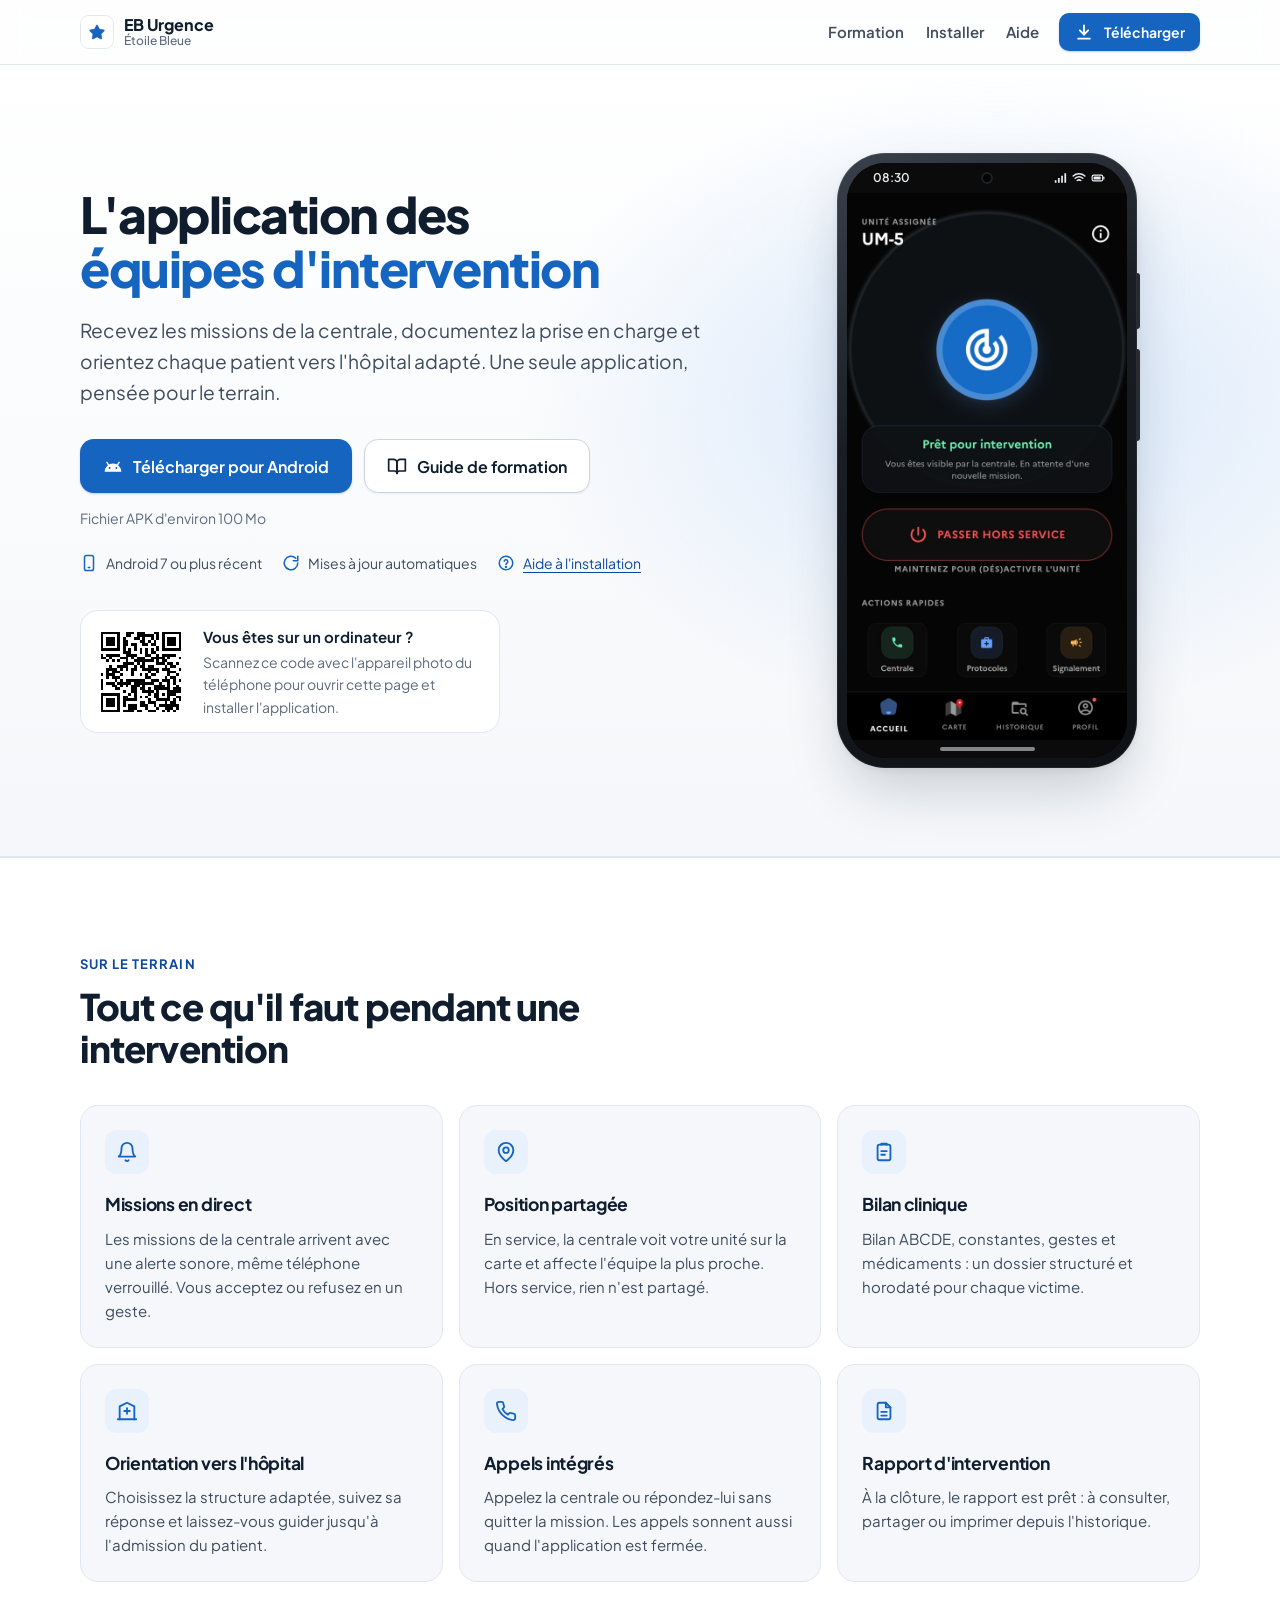
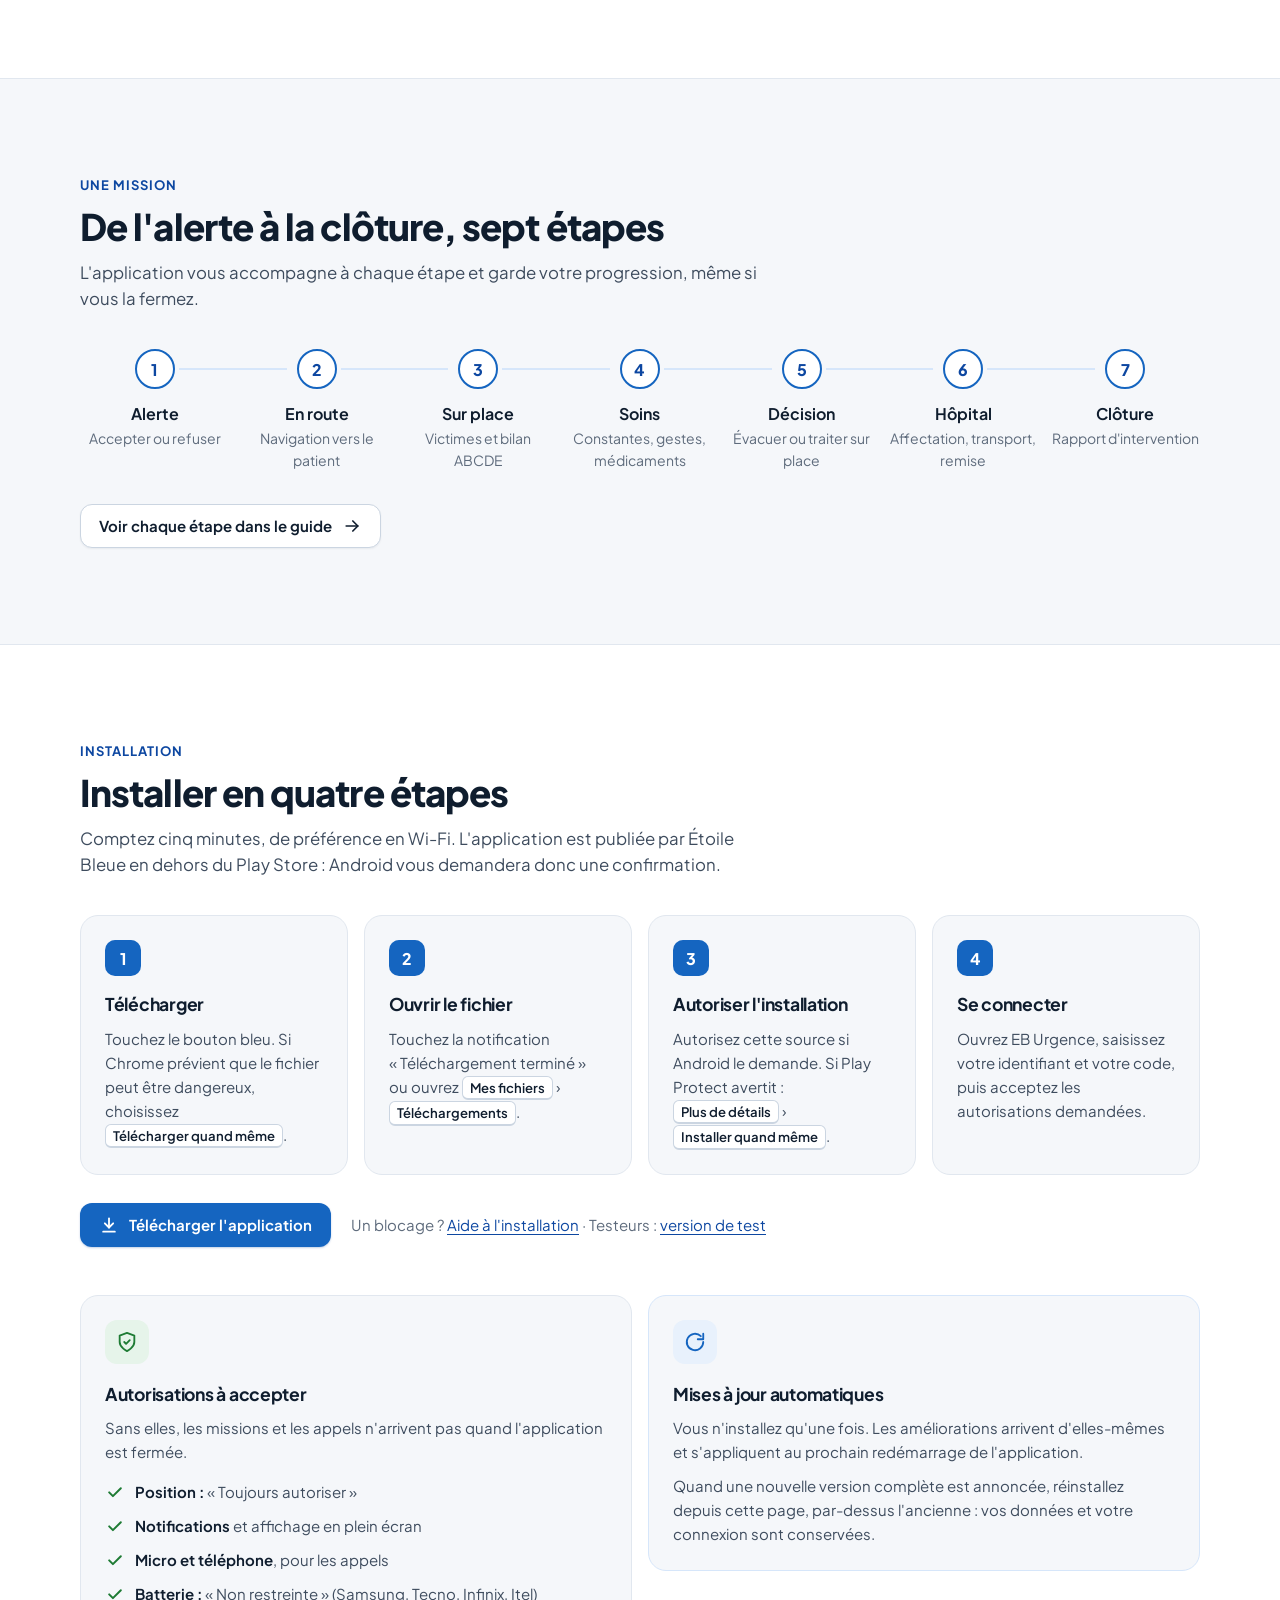
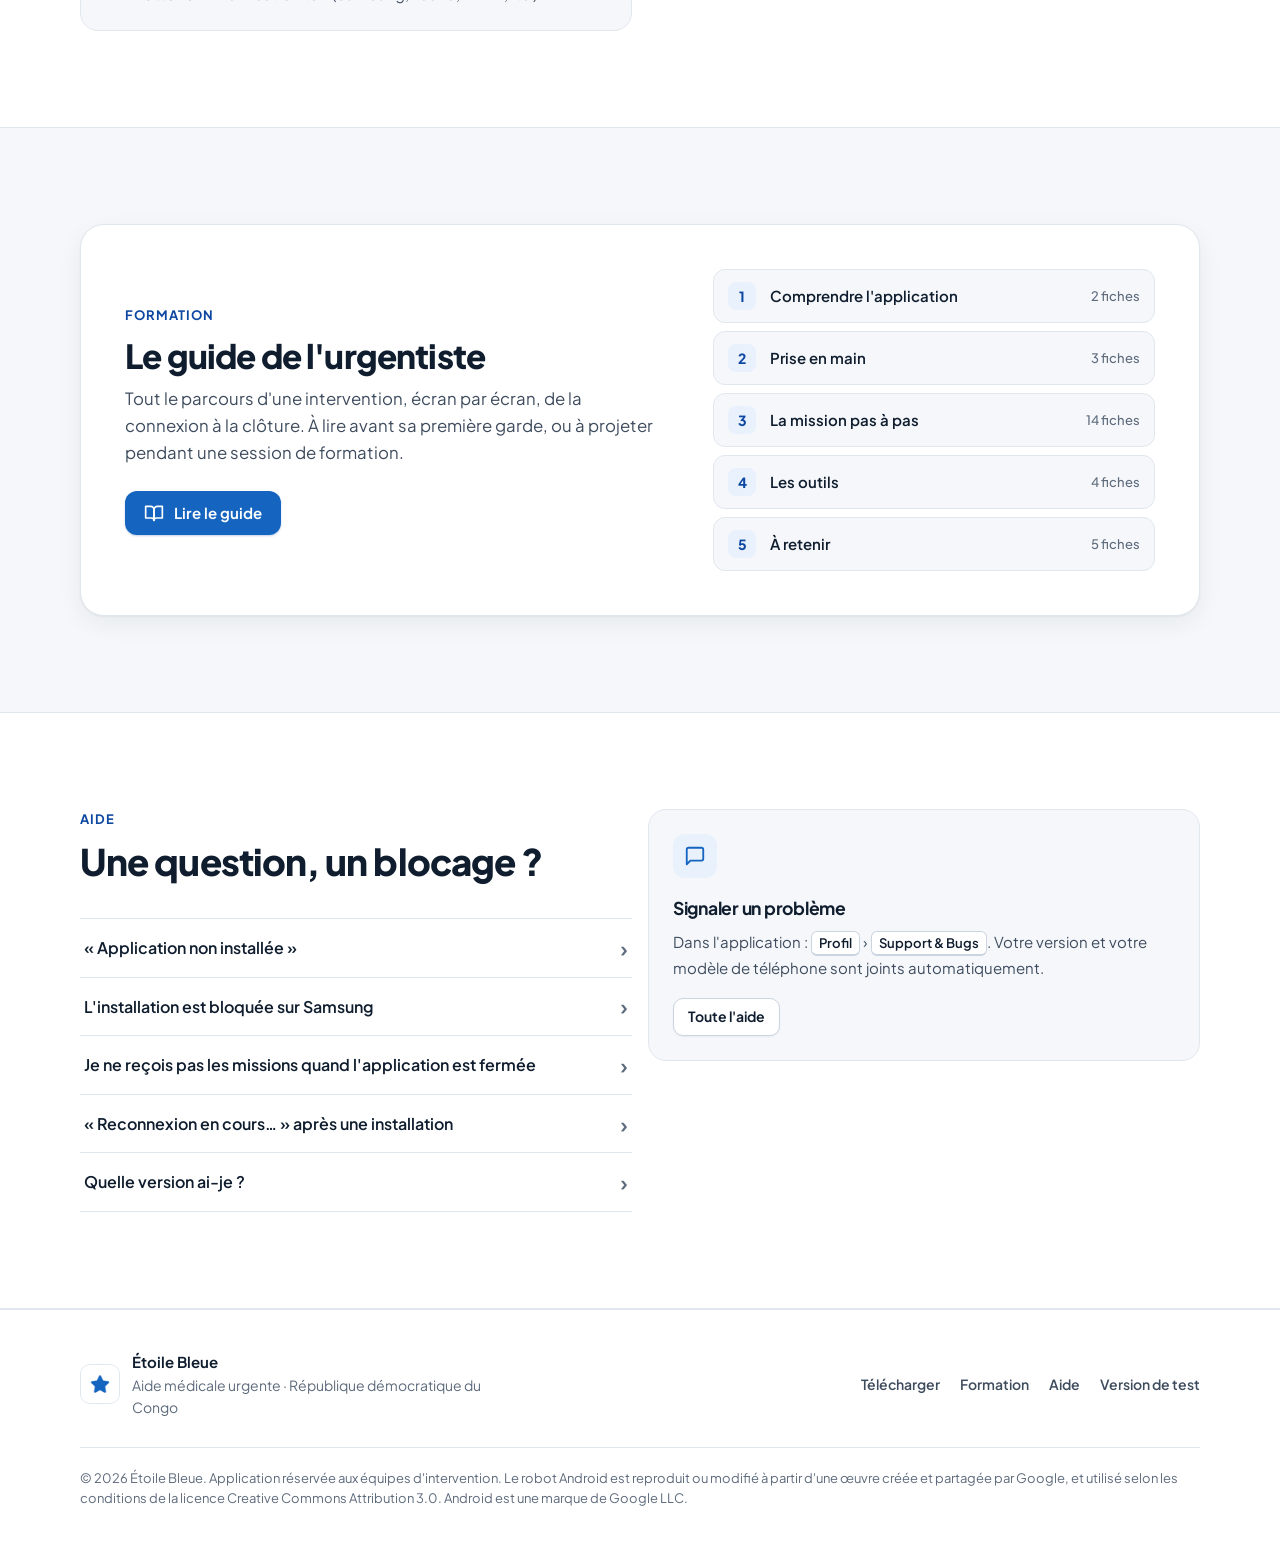
<file: index.html>
<!doctype html>
<html lang="fr">
<head>
  <meta charset="utf-8">
  <meta name="viewport" content="width=device-width, initial-scale=1, viewport-fit=cover">
  <title>EB Urgence · L'application des équipes d'intervention</title>
  <meta name="description" content="Téléchargez EB Urgence, l'application des équipes d'intervention d'Étoile Bleue : missions en direct, bilan clinique, orientation vers l'hôpital et appels avec la centrale.">
  <meta name="robots" content="noindex, nofollow">
  <link rel="canonical" href="https://apps.urgences-rdc.com/">
  <meta name="theme-color" content="#ffffff">
  <meta property="og:type" content="website">
  <meta property="og:site_name" content="EB Urgence">
  <meta property="og:title" content="EB Urgence · L'application des équipes d'intervention">
  <meta property="og:description" content="Missions en direct, bilan clinique, orientation vers l'hôpital et appels avec la centrale. Installation en quatre étapes.">
  <meta property="og:image" content="https://apps.urgences-rdc.com/assets/og.jpg">
  <meta property="og:image:width" content="1200">
  <meta property="og:image:height" content="630">
  <meta property="og:url" content="https://apps.urgences-rdc.com/">
  <meta property="og:locale" content="fr_FR">
  <meta name="twitter:card" content="summary_large_image">
  <link rel="icon" type="image/png" href="/assets/favicon-64.png">
  <link rel="apple-touch-icon" href="/assets/apple-touch-icon.png">
  <link rel="preconnect" href="https://fonts.googleapis.com">
  <link rel="preconnect" href="https://fonts.gstatic.com" crossorigin>
  <link rel="stylesheet" href="https://fonts.googleapis.com/css2?family=Plus+Jakarta+Sans:wght@400;500;600;700;800&display=swap">
  <link rel="stylesheet" href="/style.css">
</head>
<body>
  <a class="skip" href="#contenu">Aller au contenu</a>

  <header class="site-header">
    <div class="wrap">
      <a class="brand" href="/" aria-label="EB Urgence, accueil">
        <img src="/assets/icon-192.png" width="34" height="34" alt="">
        <span><strong>EB Urgence</strong><small>Étoile Bleue</small></span>
      </a>
      <nav class="nav" aria-label="Navigation principale">
        <a href="/formation/">Formation</a>
        <a class="wide" href="#installer">Installer</a>
        <a href="/aide/">Aide</a>
        <a class="btn btn-primary btn-sm" href="#telecharger" aria-label="Télécharger l'application">
          <svg viewBox="0 0 24 24" fill="none" stroke="currentColor" stroke-width="2.2" stroke-linecap="round" stroke-linejoin="round" aria-hidden="true"><path d="M12 4v11"/><path d="m7 10 5 5 5-5"/><path d="M5 20h14"/></svg>
          <span class="label">Télécharger</span>
        </a>
      </nav>
    </div>
  </header>

  <main id="contenu">
    <section class="hero" id="telecharger">
      <div class="wrap hero-grid">
        <div>
          <h1>L'application des <span class="accent">équipes d'intervention</span></h1>
          <p class="lead">Recevez les missions de la centrale, documentez la prise en charge et orientez chaque patient vers l'hôpital adapté. Une seule application, pensée pour le terrain.</p>

          <div class="actions">
            <a id="download" class="btn btn-primary btn-lg" href="https://github.com/Etoile-Bleue-dev/eb-urgence-releases/releases/latest/download/EB-Urgence.apk">
              <svg viewBox="0 0 24 24" aria-hidden="true"><path fill="currentColor" fill-rule="evenodd" d="M2 19a10 10 0 0 1 20 0ZM8 13.2a1.2 1.2 0 1 0 0 2.4a1.2 1.2 0 0 0 0-2.4Zm8 0a1.2 1.2 0 1 0 0 2.4a1.2 1.2 0 0 0 0-2.4Z"/><path fill="none" stroke="currentColor" stroke-width="1.7" stroke-linecap="round" d="M6.6 10.7 4.7 7.6M17.4 10.7l1.9-3.1"/></svg>
              <span id="download-label">Télécharger pour Android</span>
            </a>
            <a class="btn btn-secondary btn-lg" href="/formation/">
              <svg viewBox="0 0 24 24" fill="none" stroke="currentColor" stroke-width="2" stroke-linecap="round" stroke-linejoin="round" aria-hidden="true"><path d="M2 4h6a4 4 0 0 1 4 4v13a3 3 0 0 0-3-3H2z"/><path d="M22 4h-6a4 4 0 0 0-4 4v13a3 3 0 0 1 3-3h7z"/></svg>
              Guide de formation
            </a>
          </div>
          <p id="release" class="release">Fichier APK d'environ 100&nbsp;Mo</p>

          <ul class="facts">
            <li><svg viewBox="0 0 24 24" fill="none" stroke="currentColor" stroke-width="2" stroke-linecap="round" stroke-linejoin="round" aria-hidden="true"><rect x="6" y="2" width="12" height="20" rx="2.5"/><path d="M11 18h2"/></svg>Android 7 ou plus récent</li>
            <li><svg viewBox="0 0 24 24" fill="none" stroke="currentColor" stroke-width="2" stroke-linecap="round" stroke-linejoin="round" aria-hidden="true"><path d="M21 12a9 9 0 1 1-2.64-6.36"/><path d="M21 3v6h-6"/></svg>Mises à jour automatiques</li>
            <li><svg viewBox="0 0 24 24" fill="none" stroke="currentColor" stroke-width="2" stroke-linecap="round" stroke-linejoin="round" aria-hidden="true"><circle cx="12" cy="12" r="9"/><path d="M9.5 9.5a2.5 2.5 0 0 1 4.9.7c0 1.7-2.4 2.3-2.4 3.8"/><circle cx="12" cy="17.2" r=".6" fill="currentColor"/></svg><a href="/aide/#installation">Aide à l'installation</a></li>
          </ul>

          <aside class="qr" aria-label="Installer depuis un ordinateur">
            <img src="/assets/qr.svg" width="92" height="92" alt="Code QR vers apps.urgences-rdc.com">
            <div>
              <strong>Vous êtes sur un ordinateur&nbsp;?</strong>
              <p>Scannez ce code avec l'appareil photo du téléphone pour ouvrir cette page et installer l'application.</p>
            </div>
          </aside>
        </div>

        <div class="hero-visual">
          <div class="device" role="img" aria-label="Écran d'accueil d'EB Urgence : unité prête pour intervention">
            <div class="screen">
              <span class="camera"></span>
              <div class="status" aria-hidden="true">
                <span>08:30</span>
                <span class="icons">
                  <svg viewBox="0 0 24 24" fill="currentColor"><path d="M3 20h3v-4H3zM8.5 20h3v-8h-3zM14 20h3V8h-3zM19.5 20h3V4h-3z"/></svg>
                  <svg viewBox="0 0 24 24" fill="none" stroke="currentColor" stroke-width="2.6" stroke-linecap="round"><path d="M2 8.5a15 15 0 0 1 20 0"/><path d="M5.5 12.5a10 10 0 0 1 13 0"/><path d="M9 16.3a5 5 0 0 1 6 0"/></svg>
                  <svg viewBox="0 0 24 24" fill="none" stroke="currentColor" stroke-width="2"><rect x="2" y="7" width="18" height="10" rx="2.5"/><rect x="4.5" y="9.5" width="12" height="5" rx="1" fill="currentColor" stroke="none"/><path d="M22 10.5v3" stroke-linecap="round"/></svg>
                </span>
              </div>
              <img class="shot" src="/assets/app-accueil.jpg" width="640" height="1251" alt="" decoding="async" fetchpriority="high">
              <div class="gesture"></div>
            </div>
          </div>
        </div>
      </div>
    </section>

    <section class="section white" id="fonctionnalites">
      <div class="wrap">
        <div class="section-head">
          <span class="kicker">Sur le terrain</span>
          <h2>Tout ce qu'il faut pendant une intervention</h2>
        </div>
        <div class="grid g3">
          <article class="card feature">
            <span class="icon"><svg viewBox="0 0 24 24" fill="none" stroke="currentColor" stroke-width="2" stroke-linecap="round" stroke-linejoin="round" aria-hidden="true"><path d="M6 8a6 6 0 0 1 12 0c0 7 3 9 3 9H3s3-2 3-9"/><path d="M10.3 21a1.94 1.94 0 0 0 3.4 0"/></svg></span>
            <h3>Missions en direct</h3>
            <p>Les missions de la centrale arrivent avec une alerte sonore, même téléphone verrouillé. Vous acceptez ou refusez en un geste.</p>
          </article>
          <article class="card feature">
            <span class="icon"><svg viewBox="0 0 24 24" fill="none" stroke="currentColor" stroke-width="2" stroke-linecap="round" stroke-linejoin="round" aria-hidden="true"><path d="M20 10c0 6-8 12-8 12s-8-6-8-12a8 8 0 0 1 16 0Z"/><circle cx="12" cy="10" r="3"/></svg></span>
            <h3>Position partagée</h3>
            <p>En service, la centrale voit votre unité sur la carte et affecte l'équipe la plus proche. Hors service, rien n'est partagé.</p>
          </article>
          <article class="card feature">
            <span class="icon"><svg viewBox="0 0 24 24" fill="none" stroke="currentColor" stroke-width="2" stroke-linecap="round" stroke-linejoin="round" aria-hidden="true"><rect x="5" y="4" width="14" height="17" rx="2"/><path d="M9 4V3h6v1"/><path d="M9 11h6M9 15h4"/></svg></span>
            <h3>Bilan clinique</h3>
            <p>Bilan ABCDE, constantes, gestes et médicaments&nbsp;: un dossier structuré et horodaté pour chaque victime.</p>
          </article>
          <article class="card feature">
            <span class="icon"><svg viewBox="0 0 24 24" fill="none" stroke="currentColor" stroke-width="2" stroke-linecap="round" stroke-linejoin="round" aria-hidden="true"><path d="M4 21V7l8-4 8 4v14"/><path d="M2 21h20"/><path d="M12 9v6M9 12h6"/></svg></span>
            <h3>Orientation vers l'hôpital</h3>
            <p>Choisissez la structure adaptée, suivez sa réponse et laissez-vous guider jusqu'à l'admission du patient.</p>
          </article>
          <article class="card feature">
            <span class="icon"><svg viewBox="0 0 24 24" fill="none" stroke="currentColor" stroke-width="2" stroke-linecap="round" stroke-linejoin="round" aria-hidden="true"><path d="M22 16.92v3a2 2 0 0 1-2.18 2 19.79 19.79 0 0 1-8.63-3.07 19.5 19.5 0 0 1-6-6 19.79 19.79 0 0 1-3.07-8.67A2 2 0 0 1 4.11 2h3a2 2 0 0 1 2 1.72 12.84 12.84 0 0 0 .7 2.81 2 2 0 0 1-.45 2.11L8.09 9.91a16 16 0 0 0 6 6l1.27-1.27a2 2 0 0 1 2.11-.45 12.84 12.84 0 0 0 2.81.7A2 2 0 0 1 22 16.92z"/></svg></span>
            <h3>Appels intégrés</h3>
            <p>Appelez la centrale ou répondez-lui sans quitter la mission. Les appels sonnent aussi quand l'application est fermée.</p>
          </article>
          <article class="card feature">
            <span class="icon"><svg viewBox="0 0 24 24" fill="none" stroke="currentColor" stroke-width="2" stroke-linecap="round" stroke-linejoin="round" aria-hidden="true"><path d="M14 3H7a2 2 0 0 0-2 2v14a2 2 0 0 0 2 2h10a2 2 0 0 0 2-2V8z"/><path d="M14 3v5h5"/><path d="M9 13h6M9 17h6"/></svg></span>
            <h3>Rapport d'intervention</h3>
            <p>À la clôture, le rapport est prêt&nbsp;: à consulter, partager ou imprimer depuis l'historique.</p>
          </article>
        </div>
      </div>
    </section>

    <section class="section" id="mission">
      <div class="wrap">
        <div class="section-head">
          <span class="kicker">Une mission</span>
          <h2>De l'alerte à la clôture, sept étapes</h2>
          <p>L'application vous accompagne à chaque étape et garde votre progression, même si vous la fermez.</p>
        </div>
        <ol class="flow">
          <li><strong>Alerte</strong><span>Accepter ou refuser</span></li>
          <li><strong>En route</strong><span>Navigation vers le patient</span></li>
          <li><strong>Sur place</strong><span>Victimes et bilan ABCDE</span></li>
          <li><strong>Soins</strong><span>Constantes, gestes, médicaments</span></li>
          <li><strong>Décision</strong><span>Évacuer ou traiter sur place</span></li>
          <li><strong>Hôpital</strong><span>Affectation, transport, remise</span></li>
          <li><strong>Clôture</strong><span>Rapport d'intervention</span></li>
        </ol>
        <div class="flow-foot">
          <a class="btn btn-secondary" href="/formation/#cycle">
            Voir chaque étape dans le guide
            <svg class="arrow" viewBox="0 0 24 24" fill="none" stroke="currentColor" stroke-width="2" stroke-linecap="round" stroke-linejoin="round" aria-hidden="true"><path d="M5 12h14"/><path d="m13 6 6 6-6 6"/></svg>
          </a>
        </div>
      </div>
    </section>

    <section class="section white" id="installer">
      <div class="wrap">
        <div class="section-head">
          <span class="kicker">Installation</span>
          <h2>Installer en quatre étapes</h2>
          <p>Comptez cinq minutes, de préférence en Wi-Fi. L'application est publiée par Étoile Bleue en dehors du Play Store&nbsp;: Android vous demandera donc une confirmation.</p>
        </div>
        <ol class="grid g4 steps">
          <li class="card"><h3>Télécharger</h3><p>Touchez le bouton bleu. Si Chrome prévient que le fichier peut être dangereux, choisissez <kbd>Télécharger quand même</kbd>.</p></li>
          <li class="card"><h3>Ouvrir le fichier</h3><p>Touchez la notification «&nbsp;Téléchargement terminé&nbsp;» ou ouvrez <kbd>Mes fichiers</kbd>&nbsp;› <kbd>Téléchargements</kbd>.</p></li>
          <li class="card"><h3>Autoriser l'installation</h3><p>Autorisez cette source si Android le demande. Si Play Protect avertit&nbsp;: <kbd>Plus de détails</kbd>&nbsp;› <kbd>Installer quand même</kbd>.</p></li>
          <li class="card"><h3>Se connecter</h3><p>Ouvrez EB Urgence, saisissez votre identifiant et votre code, puis acceptez les autorisations demandées.</p></li>
        </ol>
        <div class="after-steps">
          <a class="btn btn-primary" href="#telecharger">
            <svg viewBox="0 0 24 24" fill="none" stroke="currentColor" stroke-width="2.2" stroke-linecap="round" stroke-linejoin="round" aria-hidden="true"><path d="M12 4v11"/><path d="m7 10 5 5 5-5"/><path d="M5 20h14"/></svg>
            Télécharger l'application
          </a>
          <p>Un blocage&nbsp;? <a href="/aide/#installation">Aide à l'installation</a> · Testeurs&nbsp;: <a href="/test/">version de test</a></p>
        </div>

        <div class="split" id="autorisations" style="margin-top:48px">
          <div class="card">
            <span class="icon ok"><svg viewBox="0 0 24 24" fill="none" stroke="currentColor" stroke-width="2" stroke-linecap="round" stroke-linejoin="round" aria-hidden="true"><path d="M12 22s8-4 8-10V5l-8-3-8 3v7c0 6 8 10 8 10z"/><path d="m9 12 2 2 4-4"/></svg></span>
            <h3>Autorisations à accepter</h3>
            <p>Sans elles, les missions et les appels n'arrivent pas quand l'application est fermée.</p>
            <ul class="checks">
              <li><svg viewBox="0 0 24 24" fill="none" stroke="currentColor" stroke-width="2.4" stroke-linecap="round" stroke-linejoin="round" aria-hidden="true"><path d="m5 12.5 4.5 4.5L19 7.5"/></svg><span><strong>Position&nbsp;:</strong> «&nbsp;Toujours autoriser&nbsp;»</span></li>
              <li><svg viewBox="0 0 24 24" fill="none" stroke="currentColor" stroke-width="2.4" stroke-linecap="round" stroke-linejoin="round" aria-hidden="true"><path d="m5 12.5 4.5 4.5L19 7.5"/></svg><span><strong>Notifications</strong> et affichage en plein écran</span></li>
              <li><svg viewBox="0 0 24 24" fill="none" stroke="currentColor" stroke-width="2.4" stroke-linecap="round" stroke-linejoin="round" aria-hidden="true"><path d="m5 12.5 4.5 4.5L19 7.5"/></svg><span><strong>Micro et téléphone</strong>, pour les appels</span></li>
              <li><svg viewBox="0 0 24 24" fill="none" stroke="currentColor" stroke-width="2.4" stroke-linecap="round" stroke-linejoin="round" aria-hidden="true"><path d="m5 12.5 4.5 4.5L19 7.5"/></svg><span><strong>Batterie&nbsp;:</strong> «&nbsp;Non restreinte&nbsp;» (Samsung, Tecno, Infinix, Itel)</span></li>
            </ul>
          </div>
          <div class="card soft">
            <span class="icon"><svg viewBox="0 0 24 24" fill="none" stroke="currentColor" stroke-width="2" stroke-linecap="round" stroke-linejoin="round" aria-hidden="true"><path d="M21 12a9 9 0 1 1-2.64-6.36"/><path d="M21 3v6h-6"/></svg></span>
            <h3>Mises à jour automatiques</h3>
            <p>Vous n'installez qu'une fois. Les améliorations arrivent d'elles-mêmes et s'appliquent au prochain redémarrage de l'application.</p>
            <p>Quand une nouvelle version complète est annoncée, réinstallez depuis cette page, par-dessus l'ancienne&nbsp;: vos données et votre connexion sont conservées.</p>
          </div>
        </div>
      </div>
    </section>

    <section class="section" id="formation">
      <div class="wrap">
        <div class="band">
          <div>
            <span class="kicker">Formation</span>
            <h2>Le guide de l'urgentiste</h2>
            <p>Tout le parcours d'une intervention, écran par écran, de la connexion à la clôture. À lire avant sa première garde, ou à projeter pendant une session de formation.</p>
            <div class="actions">
              <a class="btn btn-primary" href="/formation/">
                <svg viewBox="0 0 24 24" fill="none" stroke="currentColor" stroke-width="2" stroke-linecap="round" stroke-linejoin="round" aria-hidden="true"><path d="M2 4h6a4 4 0 0 1 4 4v13a3 3 0 0 0-3-3H2z"/><path d="M22 4h-6a4 4 0 0 0-4 4v13a3 3 0 0 1 3-3h7z"/></svg>
                Lire le guide
              </a>
            </div>
          </div>
          <ol class="chapters" aria-label="Sommaire du guide">
            <li>Comprendre l'application <small>2 fiches</small></li>
            <li>Prise en main <small>3 fiches</small></li>
            <li>La mission pas à pas <small>14 fiches</small></li>
            <li>Les outils <small>4 fiches</small></li>
            <li>À retenir <small>5 fiches</small></li>
          </ol>
        </div>
      </div>
    </section>

    <section class="section white" id="aide">
      <div class="wrap split">
        <div>
          <div class="section-head">
            <span class="kicker">Aide</span>
            <h2>Une question, un blocage&nbsp;?</h2>
          </div>
          <ul class="help-links">
            <li><a href="/aide/#application-non-installee">«&nbsp;Application non installée&nbsp;»</a></li>
            <li><a href="/aide/#samsung">L'installation est bloquée sur Samsung</a></li>
            <li><a href="/aide/#missions-app-fermee">Je ne reçois pas les missions quand l'application est fermée</a></li>
            <li><a href="/aide/#reconnexion">«&nbsp;Reconnexion en cours…&nbsp;» après une installation</a></li>
            <li><a href="/aide/#version">Quelle version ai-je&nbsp;?</a></li>
          </ul>
        </div>
        <div class="card">
          <span class="icon"><svg viewBox="0 0 24 24" fill="none" stroke="currentColor" stroke-width="2" stroke-linecap="round" stroke-linejoin="round" aria-hidden="true"><path d="M21 15a2 2 0 0 1-2 2H7l-4 4V5a2 2 0 0 1 2-2h14a2 2 0 0 1 2 2z"/></svg></span>
          <h3>Signaler un problème</h3>
          <p>Dans l'application&nbsp;: <kbd>Profil</kbd>&nbsp;› <kbd>Support &amp; Bugs</kbd>. Votre version et votre modèle de téléphone sont joints automatiquement.</p>
          <p style="margin-top:18px"><a class="btn btn-secondary btn-sm" href="/aide/">Toute l'aide</a></p>
        </div>
      </div>
    </section>
  </main>

  <footer class="site-footer">
    <div class="wrap">
      <div class="foot-grid">
        <div class="foot-brand">
          <img src="/assets/icon-192.png" width="40" height="40" alt="">
          <div><strong>Étoile Bleue</strong><span>Aide médicale urgente · République démocratique du Congo</span></div>
        </div>
        <nav class="foot-links" aria-label="Liens de pied de page">
          <a href="/#telecharger">Télécharger</a>
          <a href="/formation/">Formation</a>
          <a href="/aide/">Aide</a>
          <a href="/test/">Version de test</a>
        </nav>
      </div>
      <p class="legal">© 2026 Étoile Bleue. Application réservée aux équipes d'intervention. Le robot Android est reproduit ou modifié à partir d'une œuvre créée et partagée par Google, et utilisé selon les conditions de la licence Creative Commons Attribution 3.0. Android est une marque de Google LLC.</p>
    </div>
  </footer>

  <script>
    (function () {
      var REPO = 'Etoile-Bleue-dev/eb-urgence-releases';
      var FICHIER = 'EB-Urgence.apk';
      var bouton = document.getElementById('download');
      var info = document.getElementById('release');

      // Version, taille et date de la dernière publication. En cas d'échec, le texte par défaut reste.
      fetch('https://api.github.com/repos/' + REPO + '/releases/latest', { headers: { Accept: 'application/vnd.github+json' } })
        .then(function (r) {
          if (r.status === 404) throw 'aucune';
          if (!r.ok) throw 'ignorer';
          return r.json();
        })
        .then(function (p) {
          var apk = (p.assets || []).filter(function (a) { return a.name === FICHIER; })[0];
          if (!apk) return;
          var date = new Date(p.published_at).toLocaleDateString('fr-FR', { day: 'numeric', month: 'long', year: 'numeric' });
          var nom = (p.name || '').replace(/^EB Urgence\s*/, '') || 'récente';
          info.textContent = 'Version ' + nom + ' · ' + Math.round(apk.size / 1048576) + ' Mo · publiée le ' + date;
        })
        .catch(function (raison) {
          if (raison !== 'aucune') return;
          bouton.classList.add('is-disabled');
          bouton.removeAttribute('href');
          bouton.setAttribute('aria-disabled', 'true');
          document.getElementById('download-label').textContent = 'Bientôt disponible';
          info.textContent = "Aucune version n'est encore publiée.";
        });
    })();
  </script>
</body>
</html>
</file>
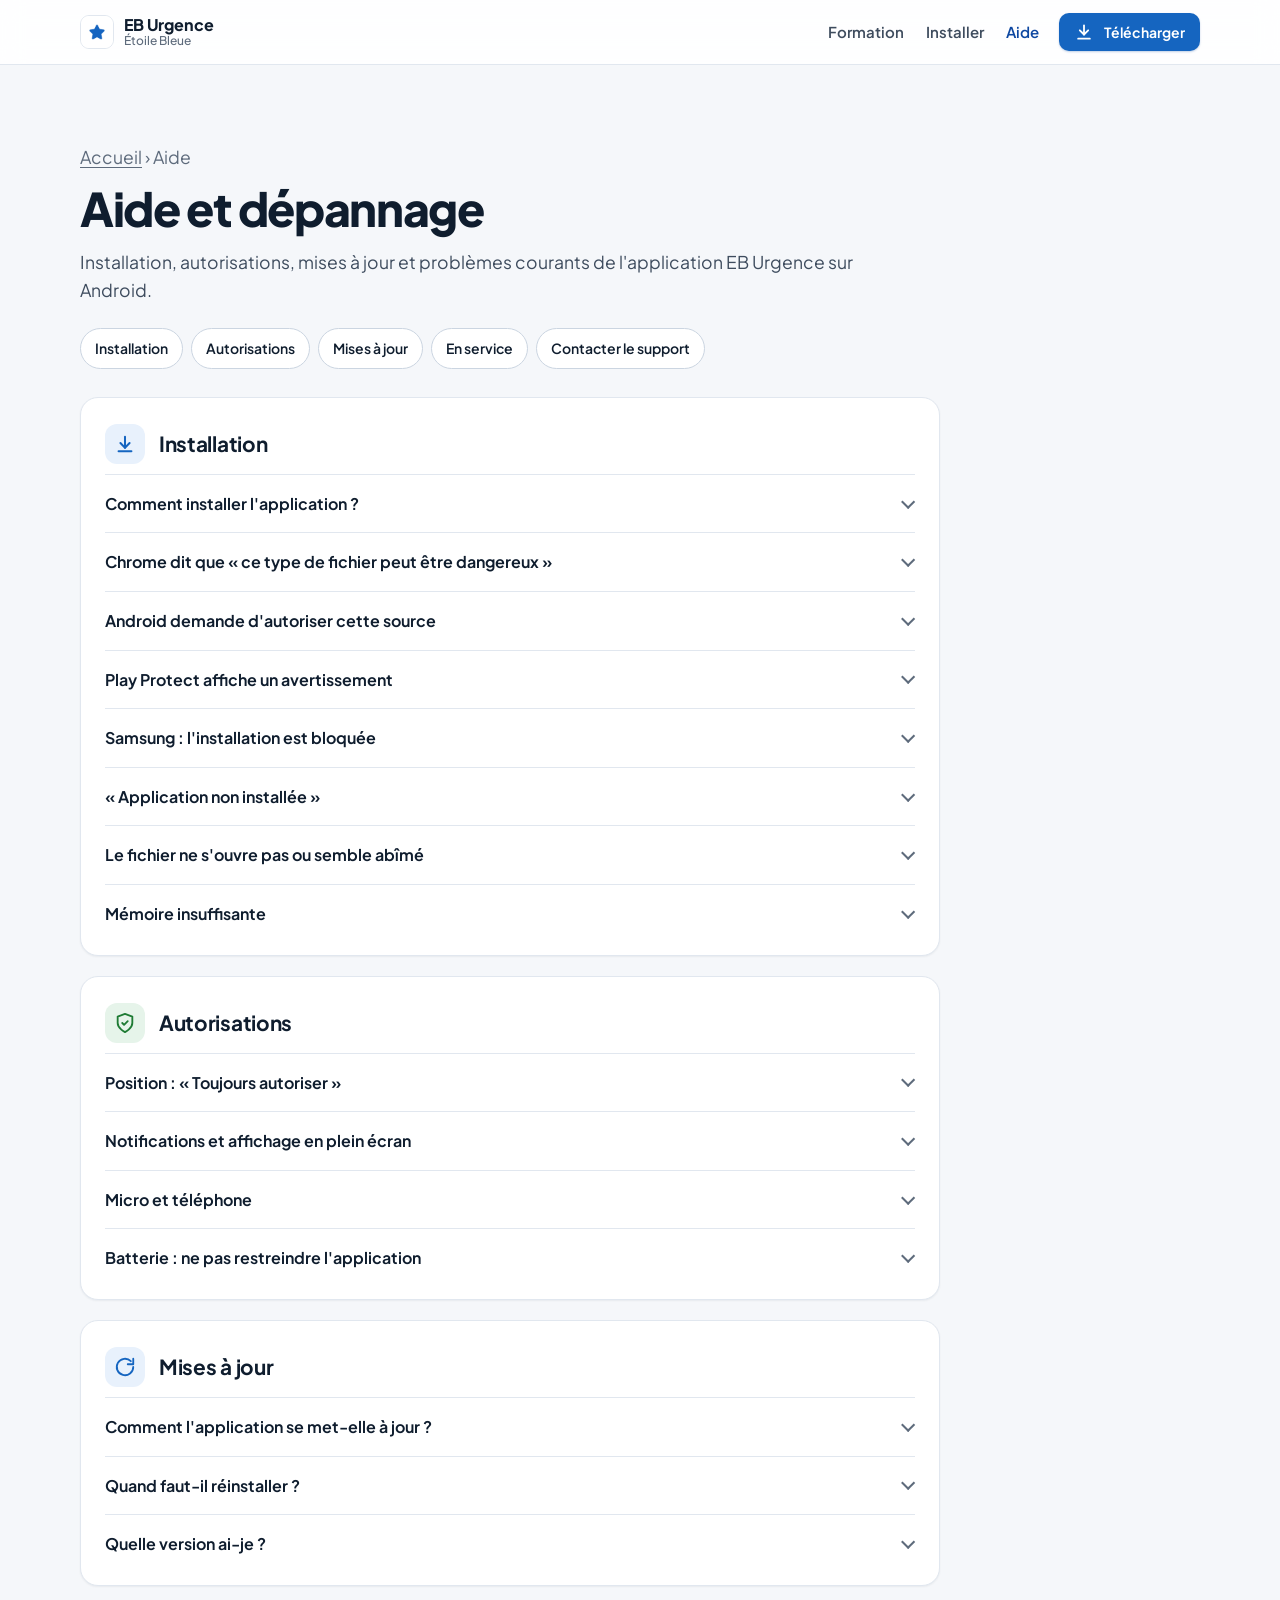
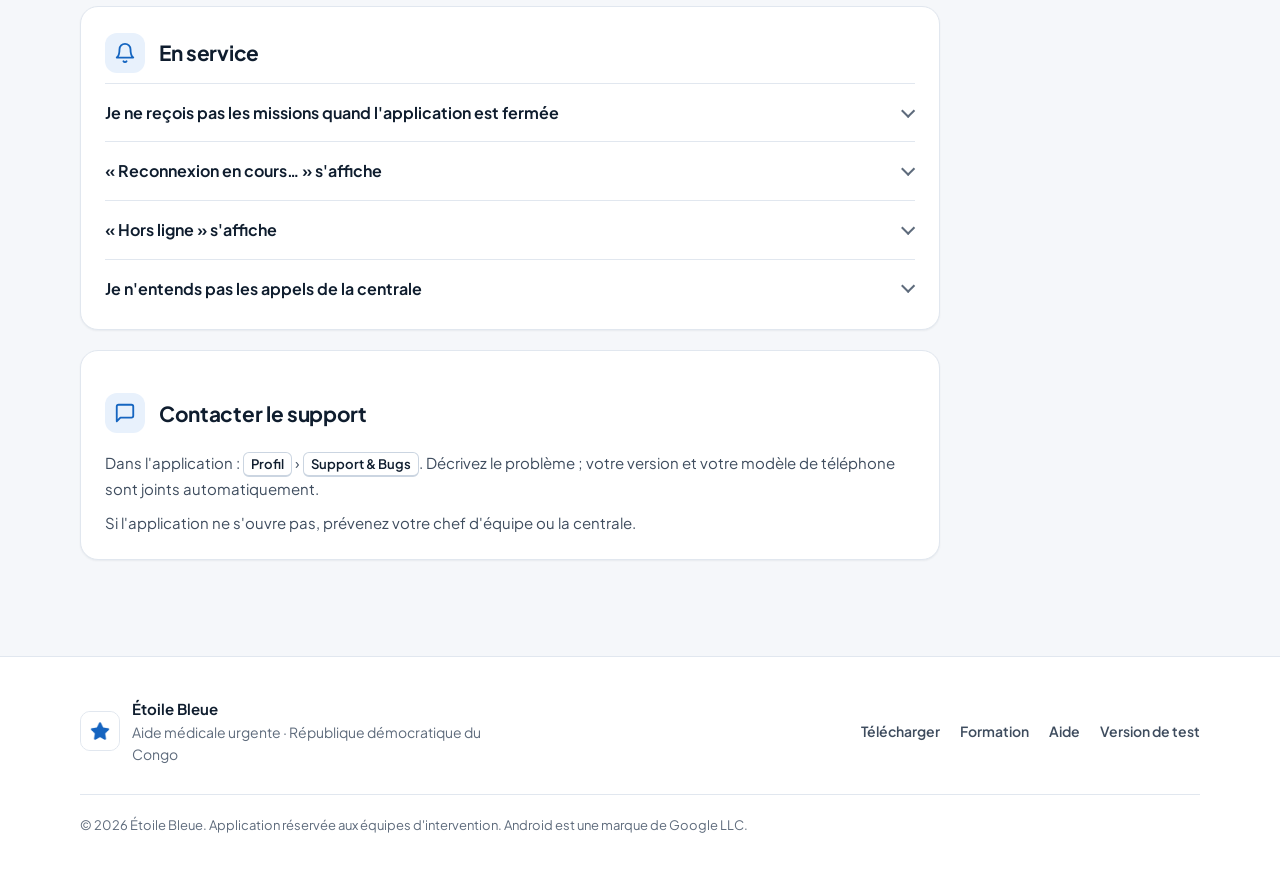
<file: aide/index.html>
<!doctype html>
<html lang="fr">
<head>
  <meta charset="utf-8">
  <meta name="viewport" content="width=device-width, initial-scale=1, viewport-fit=cover">
  <title>Aide · EB Urgence</title>
  <meta name="description" content="Installer EB Urgence, accepter les autorisations, comprendre les mises à jour et résoudre les problèmes courants.">
  <meta name="robots" content="noindex, nofollow">
  <link rel="canonical" href="https://apps.urgences-rdc.com/aide/">
  <meta name="theme-color" content="#ffffff">
  <meta property="og:type" content="website">
  <meta property="og:site_name" content="EB Urgence">
  <meta property="og:title" content="Aide · EB Urgence">
  <meta property="og:description" content="Installation, autorisations, mises à jour et dépannage de l'application EB Urgence.">
  <meta property="og:image" content="https://apps.urgences-rdc.com/assets/og.jpg">
  <meta property="og:url" content="https://apps.urgences-rdc.com/aide/">
  <meta name="twitter:card" content="summary_large_image">
  <link rel="icon" type="image/png" href="/assets/favicon-64.png">
  <link rel="apple-touch-icon" href="/assets/apple-touch-icon.png">
  <link rel="preconnect" href="https://fonts.googleapis.com">
  <link rel="preconnect" href="https://fonts.gstatic.com" crossorigin>
  <link rel="stylesheet" href="https://fonts.googleapis.com/css2?family=Plus+Jakarta+Sans:wght@400;500;600;700;800&display=swap">
  <link rel="stylesheet" href="/style.css">
</head>
<body>
  <a class="skip" href="#contenu">Aller au contenu</a>

  <header class="site-header">
    <div class="wrap">
      <a class="brand" href="/" aria-label="EB Urgence, accueil">
        <img src="/assets/icon-192.png" width="34" height="34" alt="">
        <span><strong>EB Urgence</strong><small>Étoile Bleue</small></span>
      </a>
      <nav class="nav" aria-label="Navigation principale">
        <a href="/formation/">Formation</a>
        <a class="wide" href="/#installer">Installer</a>
        <a href="/aide/" aria-current="page">Aide</a>
        <a class="btn btn-primary btn-sm" href="/#telecharger" aria-label="Télécharger l'application">
          <svg viewBox="0 0 24 24" fill="none" stroke="currentColor" stroke-width="2.2" stroke-linecap="round" stroke-linejoin="round" aria-hidden="true"><path d="M12 4v11"/><path d="m7 10 5 5 5-5"/><path d="M5 20h14"/></svg>
          <span class="label">Télécharger</span>
        </a>
      </nav>
    </div>
  </header>

  <main id="contenu" class="wrap">
    <div class="page-head">
      <p class="crumbs"><a href="/">Accueil</a> › Aide</p>
      <h1>Aide et dépannage</h1>
      <p>Installation, autorisations, mises à jour et problèmes courants de l'application EB Urgence sur Android.</p>
      <nav class="toc" aria-label="Rubriques">
        <a href="#installation">Installation</a>
        <a href="#autorisations">Autorisations</a>
        <a href="#mises-a-jour">Mises à jour</a>
        <a href="#en-service">En service</a>
        <a href="#contact">Contacter le support</a>
      </nav>
    </div>

    <div class="doc">
      <section class="card" id="installation">
        <h2><span class="icon"><svg viewBox="0 0 24 24" fill="none" stroke="currentColor" stroke-width="2.2" stroke-linecap="round" stroke-linejoin="round" aria-hidden="true"><path d="M12 4v12"/><path d="m7 11 5 5 5-5"/><path d="M5 20h14"/></svg></span>Installation</h2>

        <details id="installer">
          <summary>Comment installer l'application&nbsp;?</summary>
          <div>
            <ol>
              <li>Sur le téléphone, ouvrez <a href="/">apps.urgences-rdc.com</a> et touchez <kbd>Télécharger</kbd>. Préférez le Wi-Fi&nbsp;: le fichier fait environ 100&nbsp;Mo.</li>
              <li>Touchez la notification «&nbsp;Téléchargement terminé&nbsp;», ou ouvrez <kbd>Mes fichiers</kbd>&nbsp;› <kbd>Téléchargements</kbd>&nbsp;› <kbd>EB-Urgence.apk</kbd>.</li>
              <li>Confirmez l'installation (voir les questions ci-dessous si Android vous bloque).</li>
              <li>Ouvrez EB Urgence, connectez-vous avec votre identifiant et votre code, puis acceptez toutes les <a href="#autorisations">autorisations</a>.</li>
            </ol>
          </div>
        </details>

        <details id="chrome-avertissement">
          <summary>Chrome dit que «&nbsp;ce type de fichier peut être dangereux&nbsp;»</summary>
          <div>
            <p>C'est le message habituel pour une application installée en dehors du Play Store. Vérifiez que l'adresse est bien <strong>apps.urgences-rdc.com</strong>, puis choisissez <kbd>Télécharger quand même</kbd>.</p>
          </div>
        </details>

        <details id="source-inconnue">
          <summary>Android demande d'autoriser cette source</summary>
          <div>
            <p>Dans la fenêtre qui s'ouvre, touchez <kbd>Paramètres</kbd>, activez <kbd>Autoriser cette source</kbd> pour Chrome ou Mes fichiers, puis revenez en arrière et touchez <kbd>Installer</kbd>.</p>
          </div>
        </details>

        <details id="play-protect">
          <summary>Play Protect affiche un avertissement</summary>
          <div>
            <p>Play Protect ne connaît pas encore cette application, car elle ne vient pas du Play Store. Touchez <kbd>Plus de détails</kbd>&nbsp;› <kbd>Installer quand même</kbd>.</p>
          </div>
        </details>

        <details id="samsung">
          <summary>Samsung&nbsp;: l'installation est bloquée</summary>
          <div>
            <p>Le <strong>Blocage automatique</strong> de Samsung interdit les applications hors Play Store. Désactivez-le le temps de l'installation&nbsp;: <kbd>Paramètres</kbd>&nbsp;› <kbd>Sécurité et confidentialité</kbd>&nbsp;› <kbd>Blocage automatique</kbd>, puis réactivez-le.</p>
            <p>N'installez pas l'application dans le Dossier sécurisé&nbsp;: elle n'y recevrait ni les missions ni les appels.</p>
          </div>
        </details>

        <details id="application-non-installee">
          <summary>«&nbsp;Application non installée&nbsp;»</summary>
          <div>
            <p>Le plus souvent, une ancienne copie d'EB Urgence obtenue ailleurs (WhatsApp, Drive, clé USB) est déjà sur le téléphone. Désinstallez-la, puis recommencez avec le fichier de cette page.</p>
            <p>Si le message persiste, le fichier est sans doute incomplet&nbsp;: voir la question suivante.</p>
          </div>
        </details>

        <details id="fichier">
          <summary>Le fichier ne s'ouvre pas ou semble abîmé</summary>
          <div>
            <p>Le téléchargement s'est interrompu. Supprimez <kbd>EB-Urgence.apk</kbd> de vos téléchargements et recommencez, de préférence en Wi-Fi.</p>
          </div>
        </details>

        <details id="memoire">
          <summary>Mémoire insuffisante</summary>
          <div>
            <p>Libérez au moins 500&nbsp;Mo (photos, vidéos, applications inutilisées), puis recommencez.</p>
          </div>
        </details>
      </section>

      <section class="card" id="autorisations">
        <h2><span class="icon ok"><svg viewBox="0 0 24 24" fill="none" stroke="currentColor" stroke-width="2" stroke-linecap="round" stroke-linejoin="round" aria-hidden="true"><path d="M12 22s8-4 8-10V5l-8-3-8 3v7c0 6 8 10 8 10z"/><path d="m9 12 2 2 4-4"/></svg></span>Autorisations</h2>

        <details id="position">
          <summary>Position&nbsp;: «&nbsp;Toujours autoriser&nbsp;»</summary>
          <div>
            <p>La centrale voit ainsi votre unité même quand l'application est en arrière-plan ou l'écran éteint.</p>
            <p>Si le choix n'apparaît pas&nbsp;: <kbd>Paramètres</kbd>&nbsp;› <kbd>Applications</kbd>&nbsp;› <kbd>EB Urgence</kbd>&nbsp;› <kbd>Autorisations</kbd>&nbsp;› <kbd>Position</kbd>&nbsp;› <kbd>Toujours autoriser</kbd>. Laissez aussi la position précise activée.</p>
          </div>
        </details>

        <details id="notifications">
          <summary>Notifications et affichage en plein écran</summary>
          <div>
            <p>Indispensables pour être alerté d'une mission ou d'un appel quand le téléphone est verrouillé.</p>
            <p><kbd>Paramètres</kbd>&nbsp;› <kbd>Applications</kbd>&nbsp;› <kbd>EB Urgence</kbd>&nbsp;› <kbd>Notifications</kbd>&nbsp;: tout autoriser. Selon le modèle, activez aussi l'option «&nbsp;Notifications en plein écran&nbsp;».</p>
          </div>
        </details>

        <details id="micro">
          <summary>Micro et téléphone</summary>
          <div>
            <p>Nécessaires pour parler avec la centrale pendant un appel. Acceptez-les à la première demande, ou dans <kbd>Paramètres</kbd>&nbsp;› <kbd>Applications</kbd>&nbsp;› <kbd>EB Urgence</kbd>&nbsp;› <kbd>Autorisations</kbd>.</p>
          </div>
        </details>

        <details id="batterie">
          <summary>Batterie&nbsp;: ne pas restreindre l'application</summary>
          <div>
            <p>Sinon, Android peut l'endormir et vous ne recevez plus les missions.</p>
            <ul>
              <li><strong>Samsung&nbsp;:</strong> <kbd>Paramètres</kbd>&nbsp;› <kbd>Applications</kbd>&nbsp;› <kbd>EB Urgence</kbd>&nbsp;› <kbd>Batterie</kbd>&nbsp;› <kbd>Non restreinte</kbd>.</li>
              <li><strong>Tecno, Infinix, Itel&nbsp;:</strong> dans les réglages de l'application, autorisez le lancement automatique et l'exécution en arrière-plan (les noms varient selon la version).</li>
              <li><strong>Xiaomi, Redmi&nbsp;:</strong> économiseur de batterie sur «&nbsp;Aucune restriction&nbsp;» et démarrage automatique activé.</li>
            </ul>
          </div>
        </details>
      </section>

      <section class="card" id="mises-a-jour">
        <h2><span class="icon"><svg viewBox="0 0 24 24" fill="none" stroke="currentColor" stroke-width="2" stroke-linecap="round" stroke-linejoin="round" aria-hidden="true"><path d="M21 12a9 9 0 1 1-2.64-6.36"/><path d="M21 3v6h-6"/></svg></span>Mises à jour</h2>

        <details id="automatiques">
          <summary>Comment l'application se met-elle à jour&nbsp;?</summary>
          <div>
            <p>Toute seule. Quand vous l'ouvrez ou y revenez, elle télécharge discrètement les améliorations disponibles. Elles s'appliquent au <strong>prochain redémarrage</strong>&nbsp;: fermez complètement l'application, puis rouvrez-la.</p>
          </div>
        </details>

        <details id="reinstaller">
          <summary>Quand faut-il réinstaller&nbsp;?</summary>
          <div>
            <p>Seulement quand votre équipe annonce une nouvelle version complète. Téléchargez-la depuis <a href="/">la page d'accueil</a> et installez-la par-dessus l'ancienne, sans désinstaller&nbsp;: vos données et votre connexion sont conservées.</p>
            <p>Tant que ce n'est pas fait, l'ancienne version continue de fonctionner mais ne reçoit plus les mises à jour automatiques.</p>
          </div>
        </details>

        <details id="version">
          <summary>Quelle version ai-je&nbsp;?</summary>
          <div>
            <p>Ouvrez <kbd>Profil</kbd> et descendez en bas de l'écran. Vous y lisez par exemple «&nbsp;PROD · 1.0.2 · APK 1.0.2 (22) · OTA 01a1c577&nbsp;»&nbsp;:</p>
            <ul>
              <li><strong>1.0.2</strong>&nbsp;: la version de l'application, à comparer avec celle de la page d'accueil&nbsp;;</li>
              <li><strong>APK 1.0.2 (22)</strong>&nbsp;: le fichier installé&nbsp;;</li>
              <li><strong>OTA…</strong>&nbsp;: la dernière mise à jour automatique reçue («&nbsp;version d'origine&nbsp;» s'il n'y en a pas encore).</li>
            </ul>
          </div>
        </details>
      </section>

      <section class="card" id="en-service">
        <h2><span class="icon"><svg viewBox="0 0 24 24" fill="none" stroke="currentColor" stroke-width="2" stroke-linecap="round" stroke-linejoin="round" aria-hidden="true"><path d="M6 8a6 6 0 0 1 12 0c0 7 3 9 3 9H3s3-2 3-9"/><path d="M10.3 21a1.94 1.94 0 0 0 3.4 0"/></svg></span>En service</h2>

        <details id="missions-app-fermee">
          <summary>Je ne reçois pas les missions quand l'application est fermée</summary>
          <div>
            <p>Vérifiez dans l'ordre&nbsp;:</p>
            <ol>
              <li>le service est activé sur l'écran d'accueil («&nbsp;Prêt pour intervention&nbsp;»)&nbsp;;</li>
              <li>la position est sur <a href="#position">Toujours autoriser</a>&nbsp;;</li>
              <li>les <a href="#notifications">notifications</a> sont autorisées&nbsp;;</li>
              <li>la <a href="#batterie">batterie</a> n'est pas restreinte.</li>
            </ol>
            <p>N'utilisez pas «&nbsp;Forcer l'arrêt&nbsp;» dans les paramètres&nbsp;: Android bloquerait alors toutes les alertes jusqu'à la prochaine ouverture.</p>
          </div>
        </details>

        <details id="reconnexion">
          <summary>«&nbsp;Reconnexion en cours…&nbsp;» s'affiche</summary>
          <div>
            <p>La centrale n'a pas reçu votre position depuis un moment, par exemple juste après une installation ou une perte de réseau. Restez en service&nbsp;: le message disparaît seul en une à deux minutes, dès que la position repart.</p>
            <p>S'il persiste, vérifiez que la localisation du téléphone est activée et que vous avez internet.</p>
          </div>
        </details>

        <details id="hors-ligne">
          <summary>«&nbsp;Hors ligne&nbsp;» s'affiche</summary>
          <div>
            <p>Le téléphone n'a plus internet&nbsp;: le suivi et les missions sont suspendus. Activez les données mobiles ou le Wi-Fi&nbsp;; l'application se reconnecte seule.</p>
          </div>
        </details>

        <details id="appels">
          <summary>Je n'entends pas les appels de la centrale</summary>
          <div>
            <p>Vérifiez le volume de la sonnerie, que le mode «&nbsp;Ne pas déranger&nbsp;» est coupé, et que les <a href="#notifications">notifications en plein écran</a> et le <a href="#micro">micro</a> sont autorisés.</p>
          </div>
        </details>
      </section>

      <section class="card plain" id="contact">
        <h2><span class="icon"><svg viewBox="0 0 24 24" fill="none" stroke="currentColor" stroke-width="2" stroke-linecap="round" stroke-linejoin="round" aria-hidden="true"><path d="M21 15a2 2 0 0 1-2 2H7l-4 4V5a2 2 0 0 1 2-2h14a2 2 0 0 1 2 2z"/></svg></span>Contacter le support</h2>
        <p>Dans l'application&nbsp;: <kbd>Profil</kbd>&nbsp;› <kbd>Support &amp; Bugs</kbd>. Décrivez le problème&nbsp;; votre version et votre modèle de téléphone sont joints automatiquement.</p>
        <p>Si l'application ne s'ouvre pas, prévenez votre chef d'équipe ou la centrale.</p>
      </section>
    </div>
  </main>

  <footer class="site-footer">
    <div class="wrap">
      <div class="foot-grid">
        <div class="foot-brand">
          <img src="/assets/icon-192.png" width="40" height="40" alt="">
          <div><strong>Étoile Bleue</strong><span>Aide médicale urgente · République démocratique du Congo</span></div>
        </div>
        <nav class="foot-links" aria-label="Liens de pied de page">
          <a href="/#telecharger">Télécharger</a>
          <a href="/formation/">Formation</a>
          <a href="/aide/">Aide</a>
          <a href="/test/">Version de test</a>
        </nav>
      </div>
      <p class="legal">© 2026 Étoile Bleue. Application réservée aux équipes d'intervention. Android est une marque de Google LLC.</p>
    </div>
  </footer>

  <script>
    // Ouvre la question visée par l'ancre (#samsung…) et la garde ouverte au retour.
    (function () {
      function ouvrir() {
        var id = decodeURIComponent(location.hash.slice(1));
        var cible = id && document.getElementById(id);
        if (cible && cible.tagName === 'DETAILS') { cible.open = true; cible.scrollIntoView(); }
      }
      window.addEventListener('hashchange', ouvrir);
      ouvrir();
    })();
  </script>
</body>
</html>
</file>
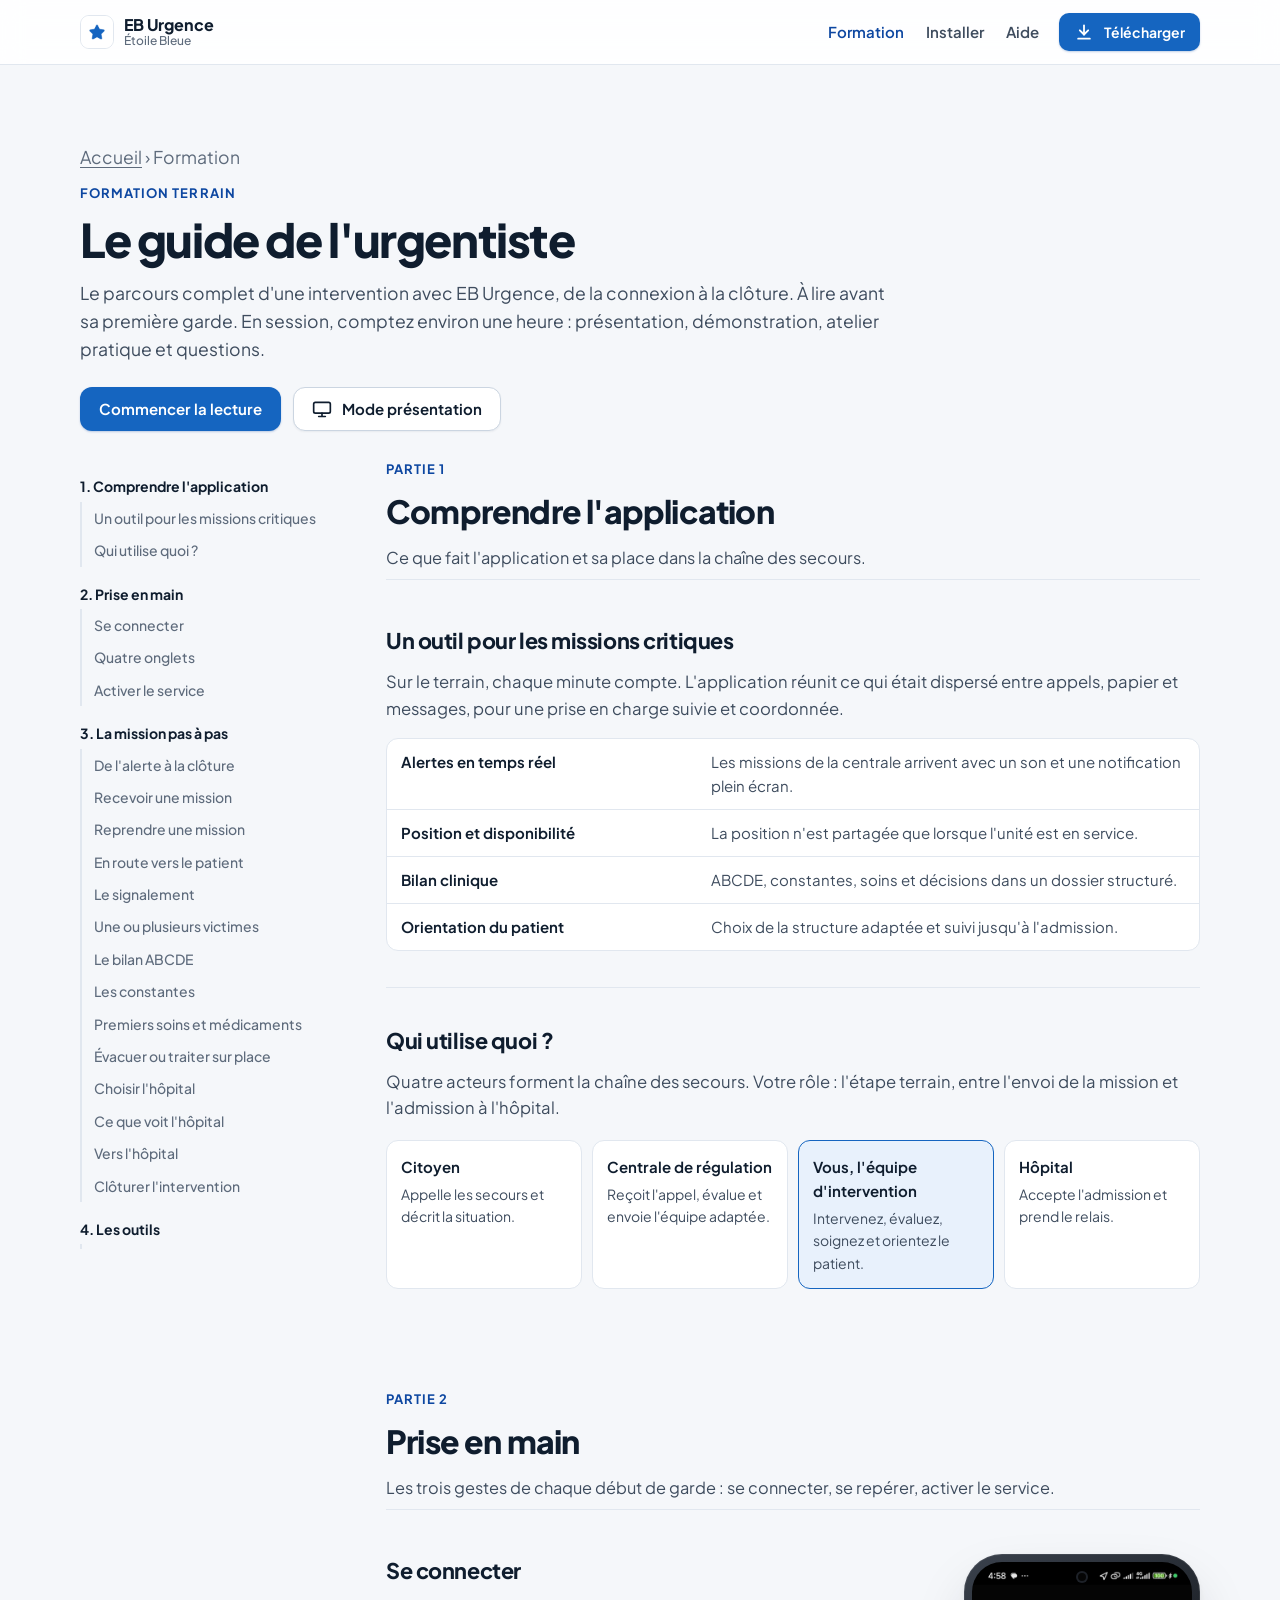
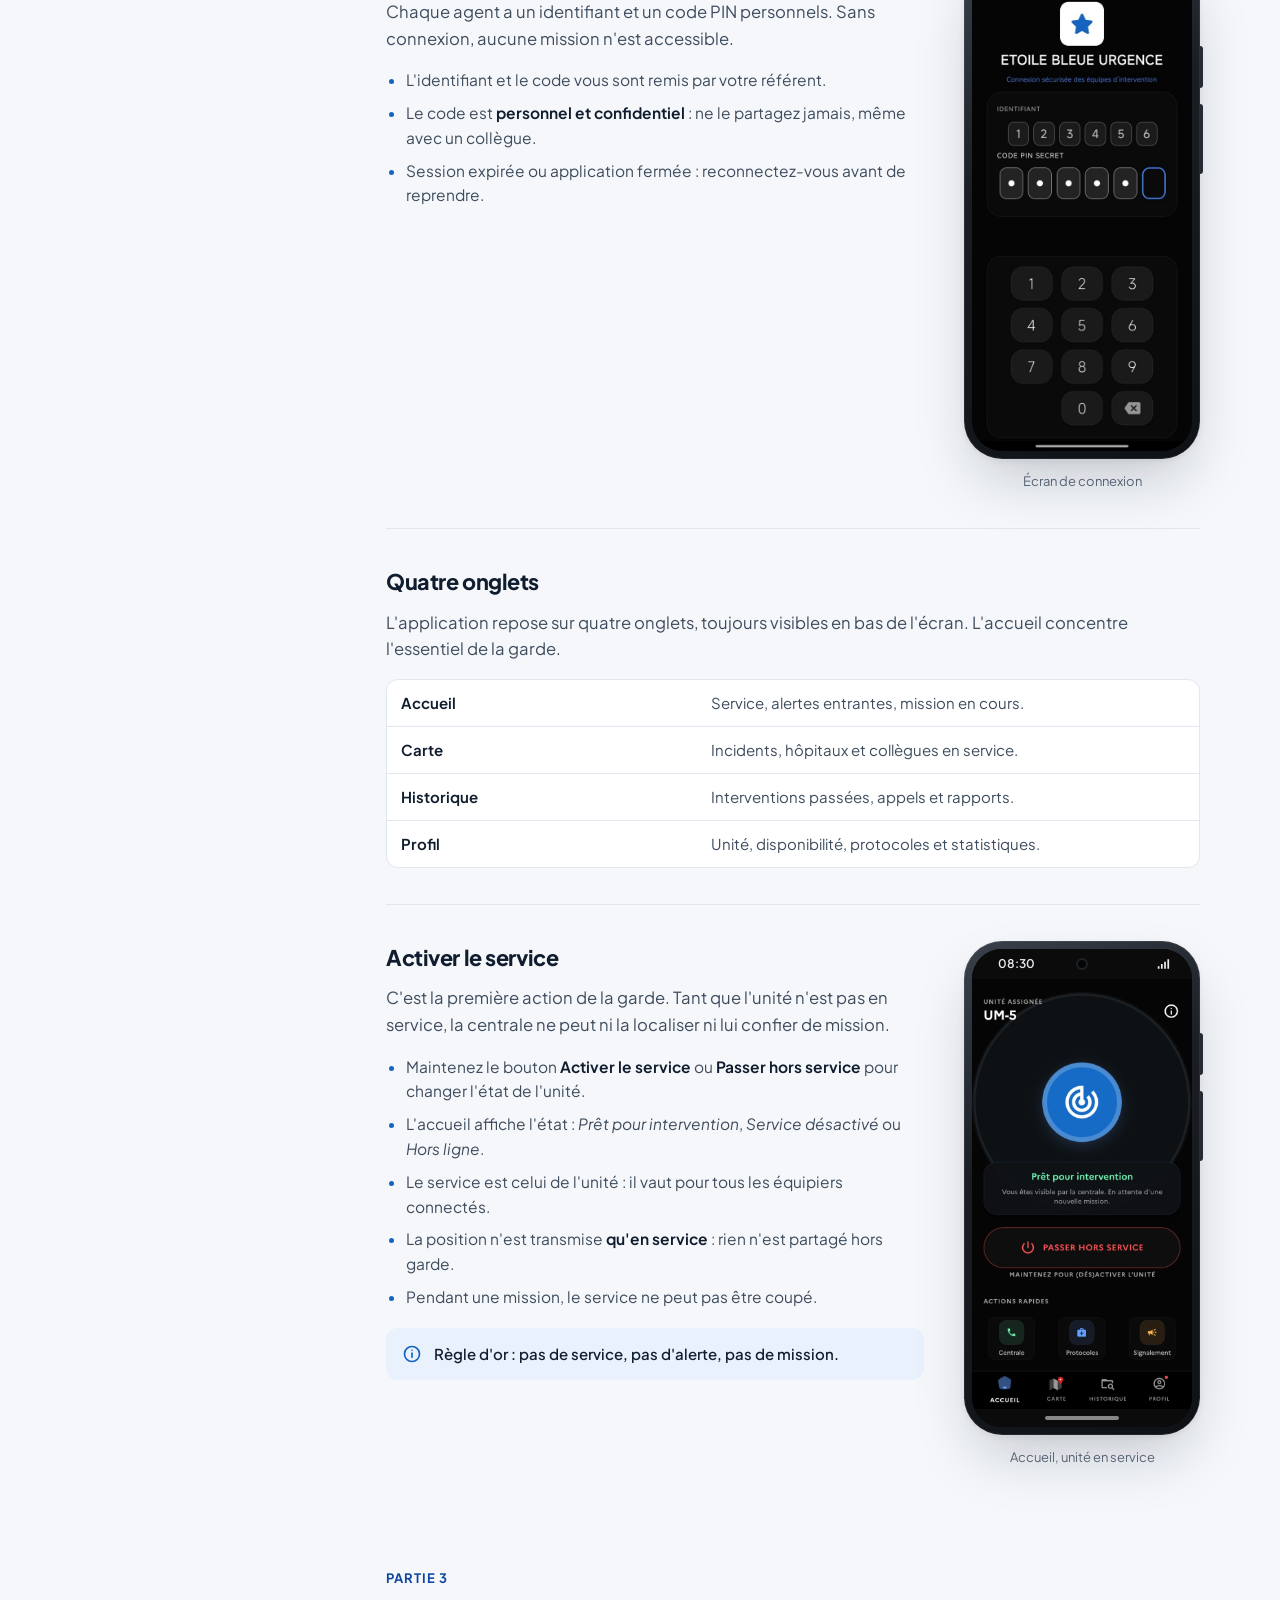
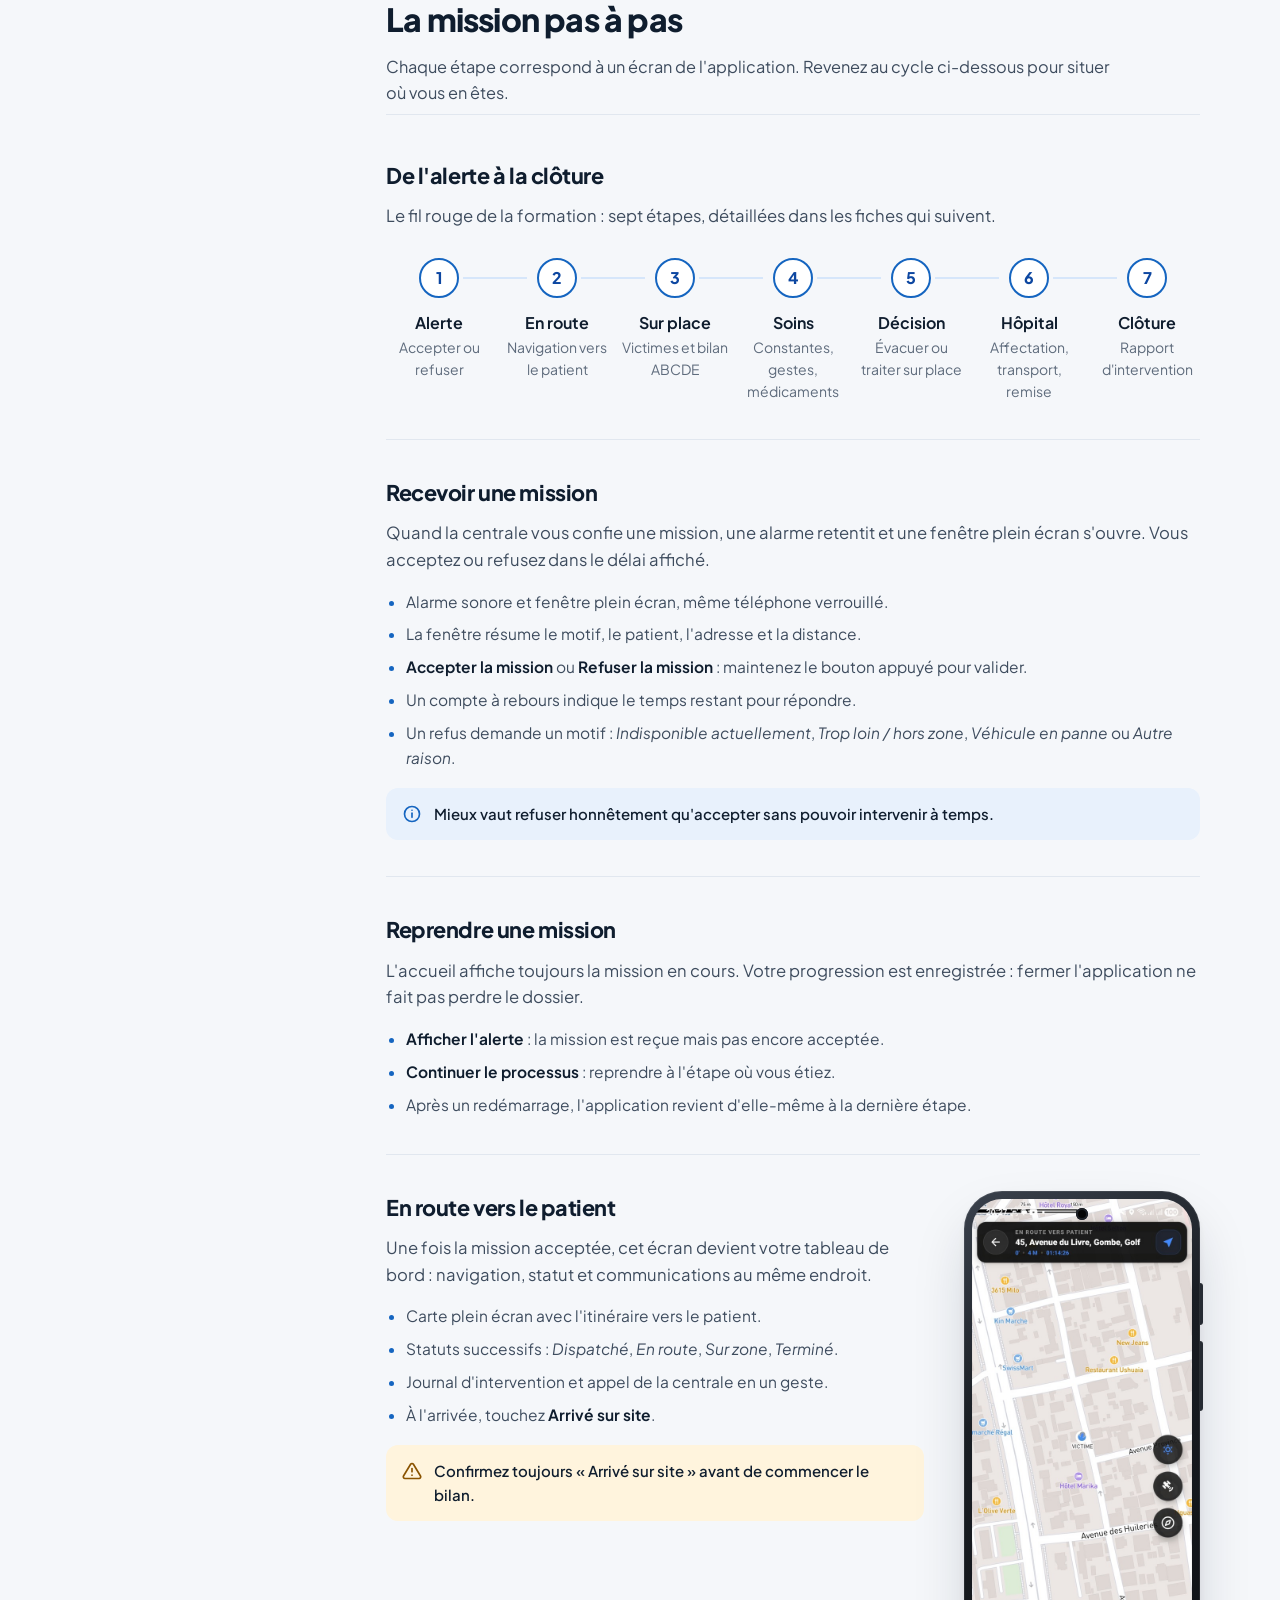
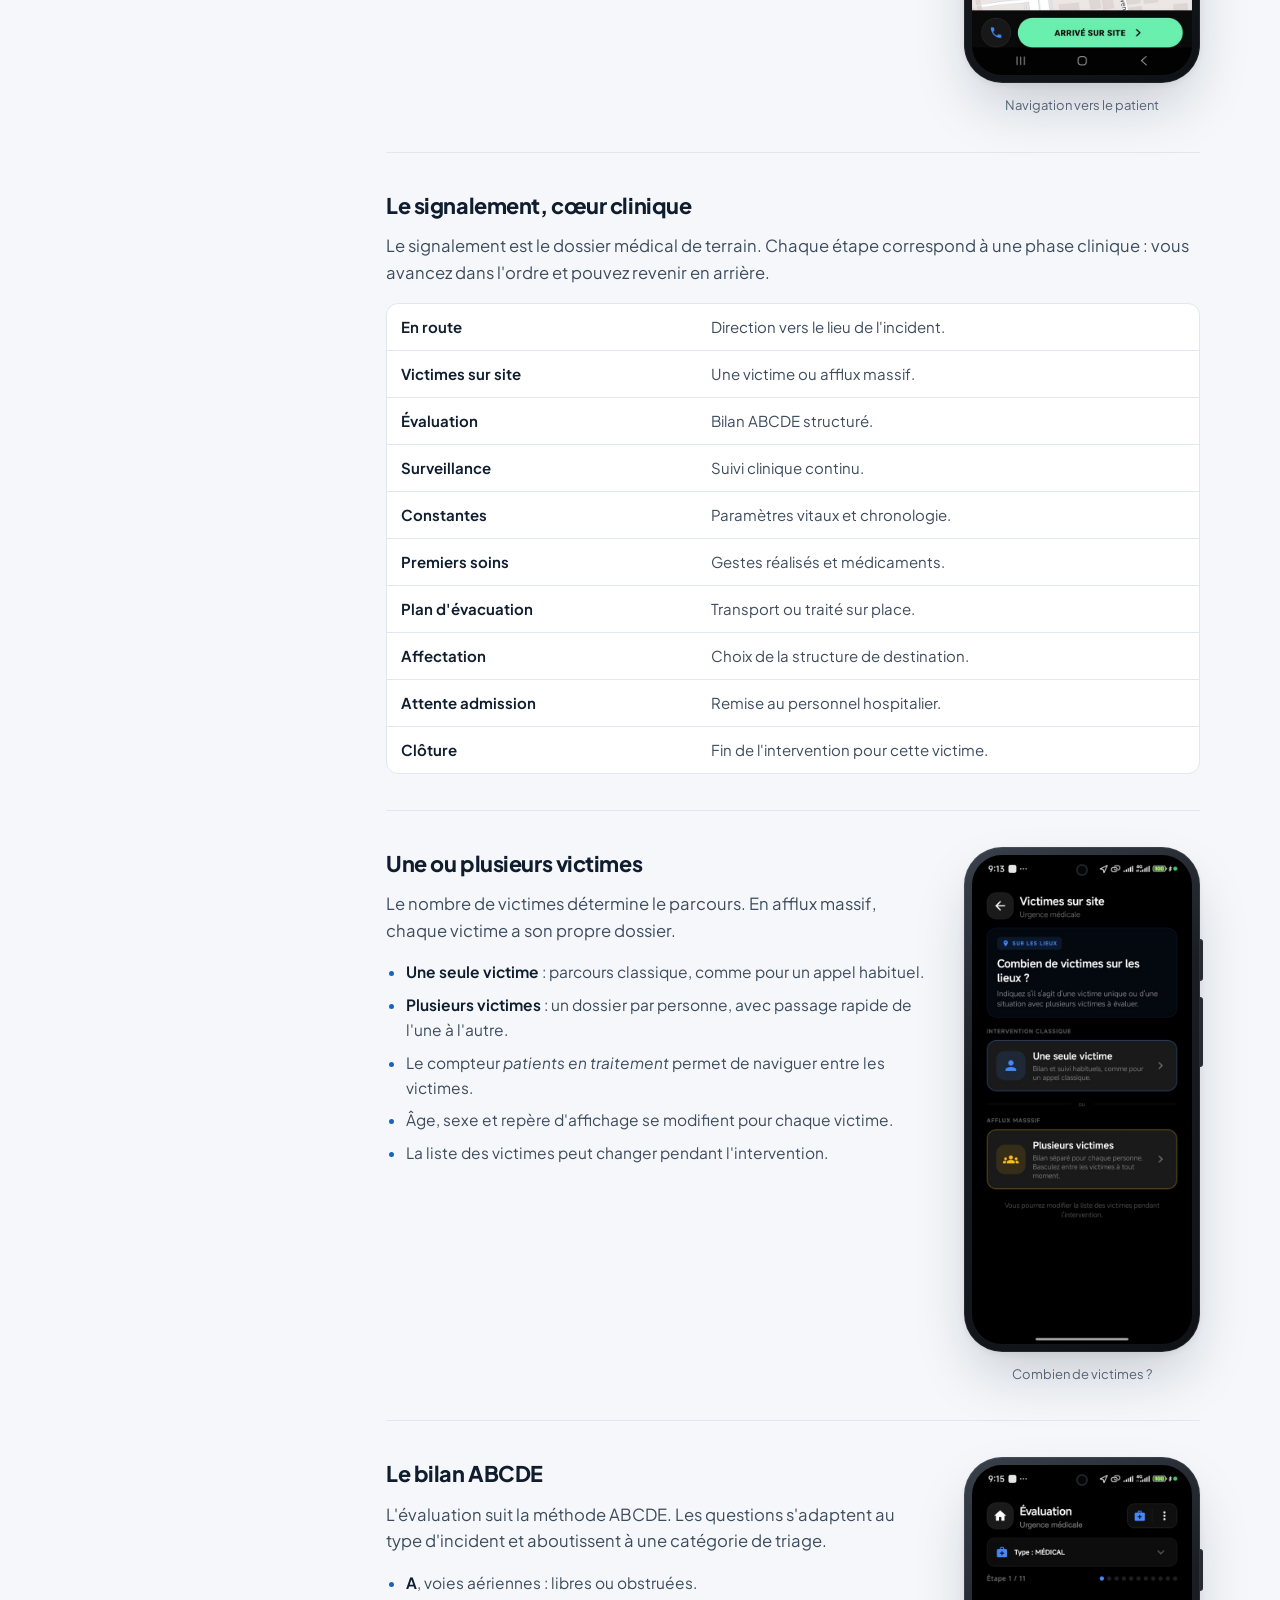
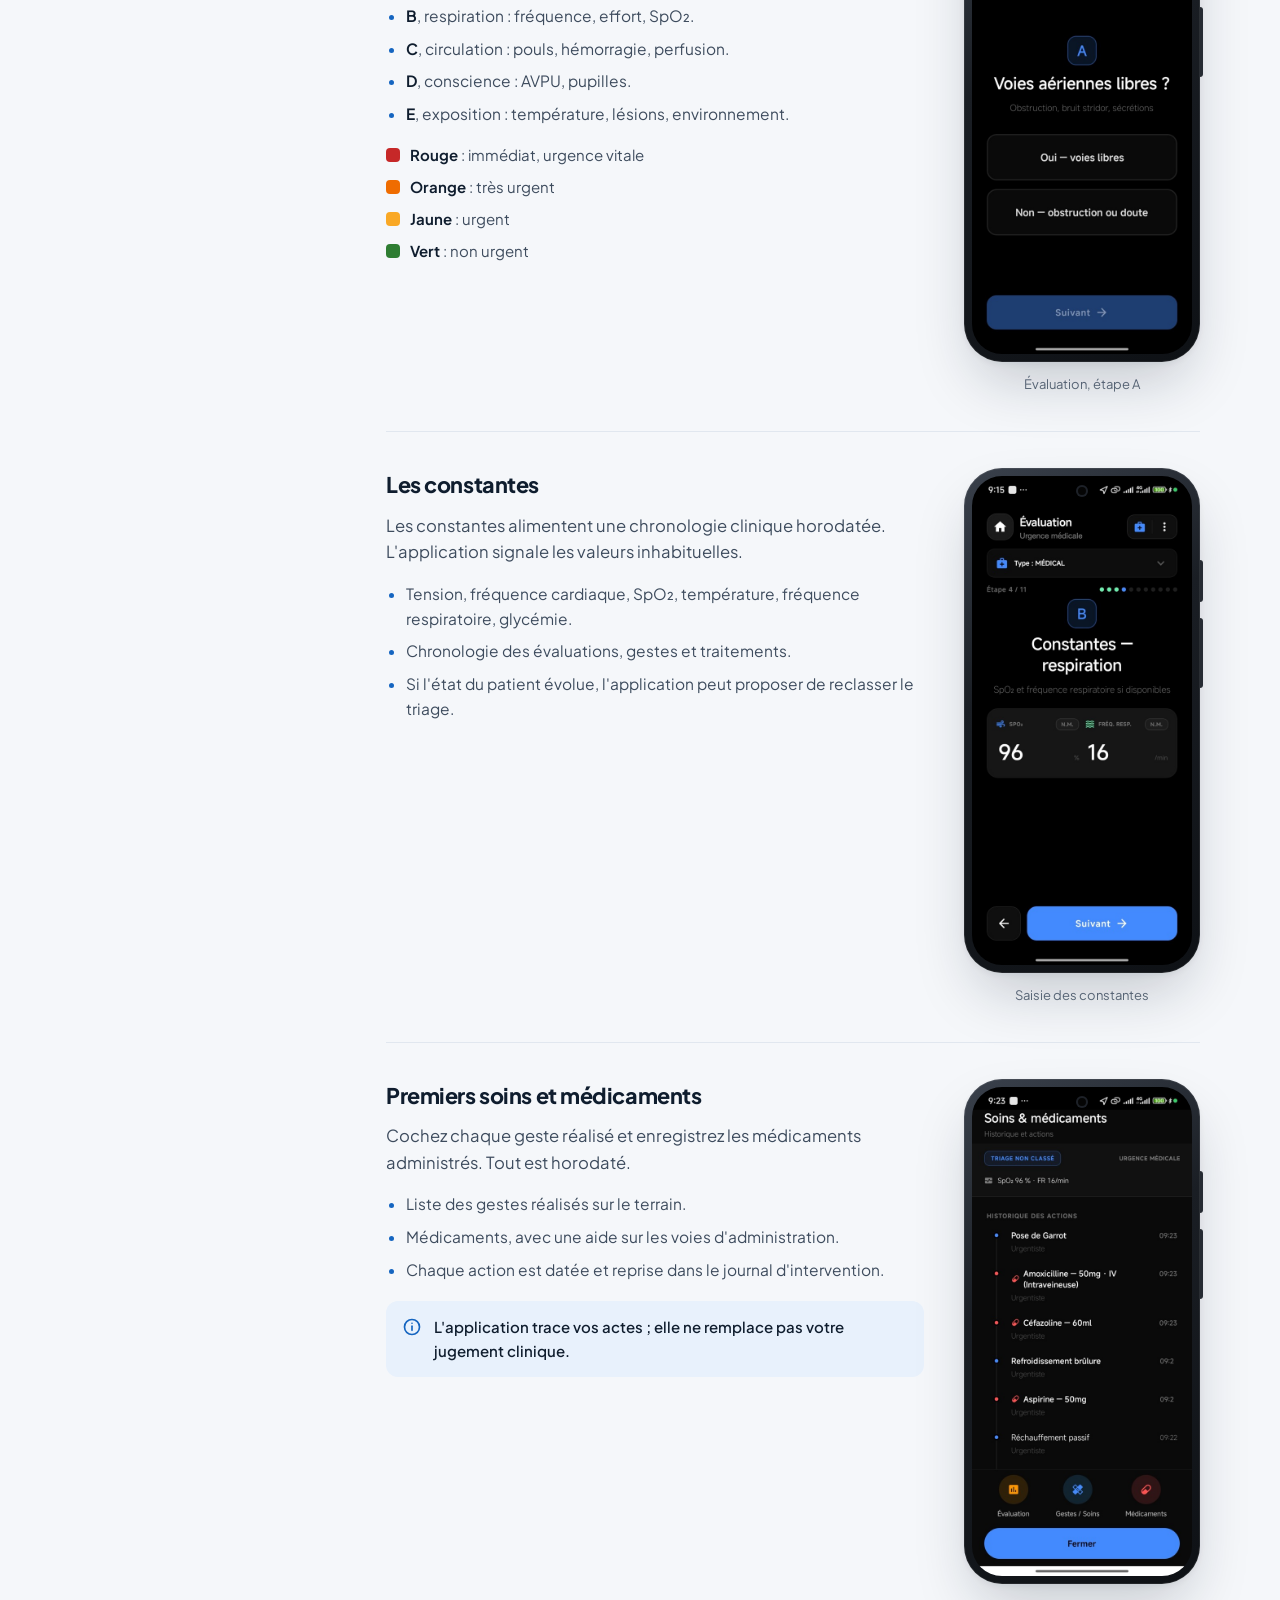
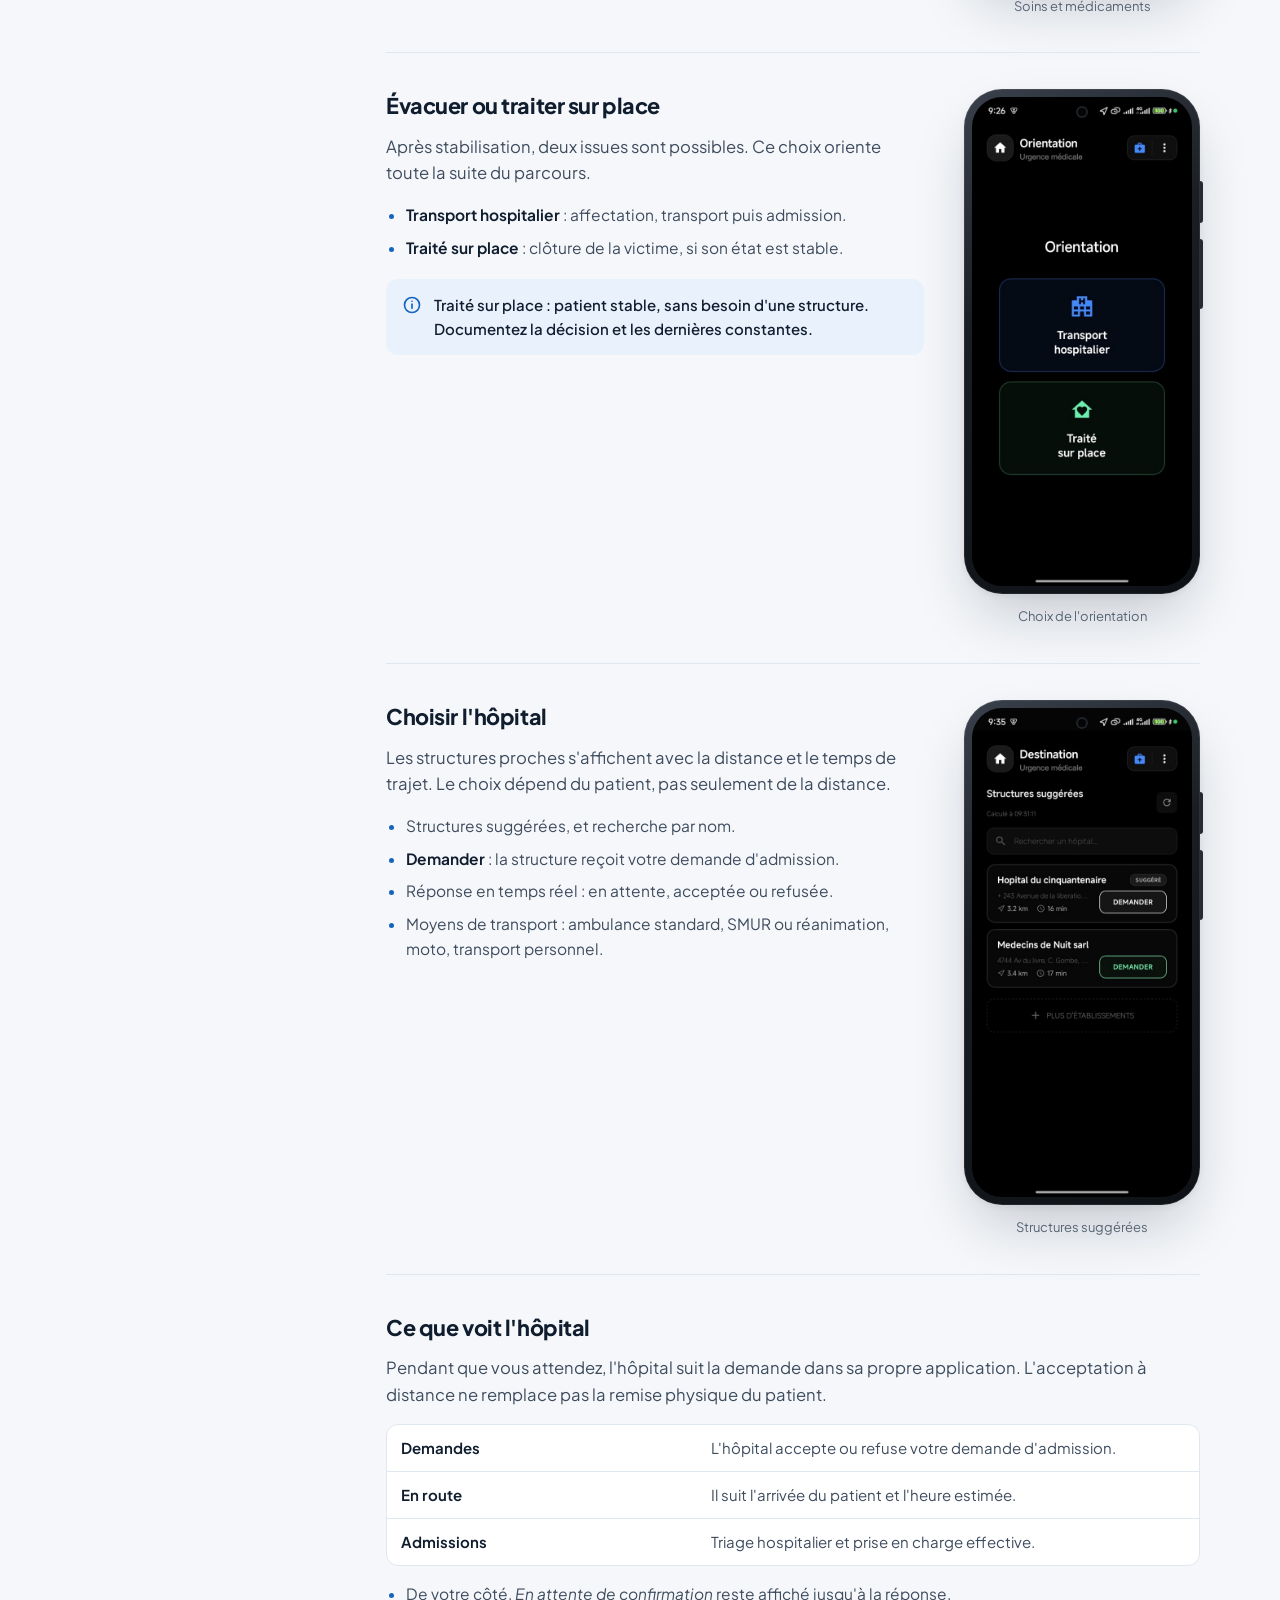
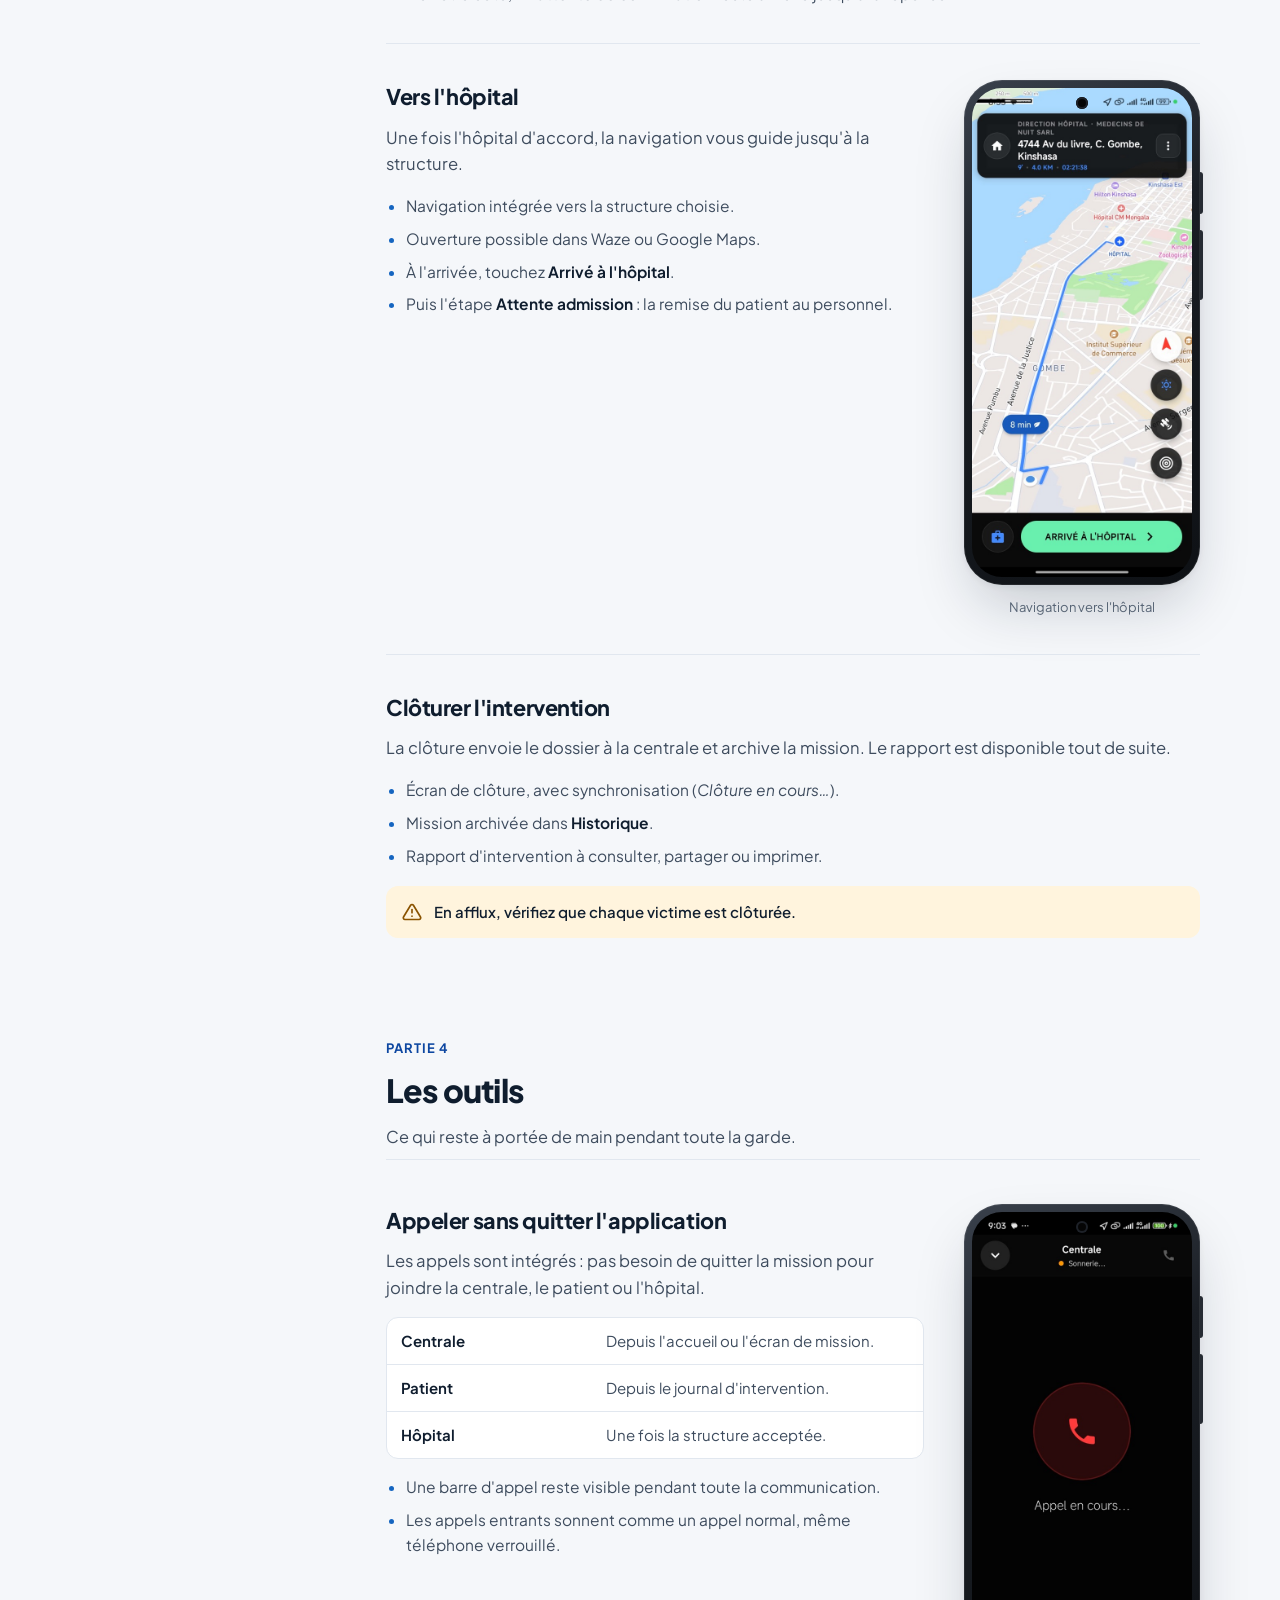
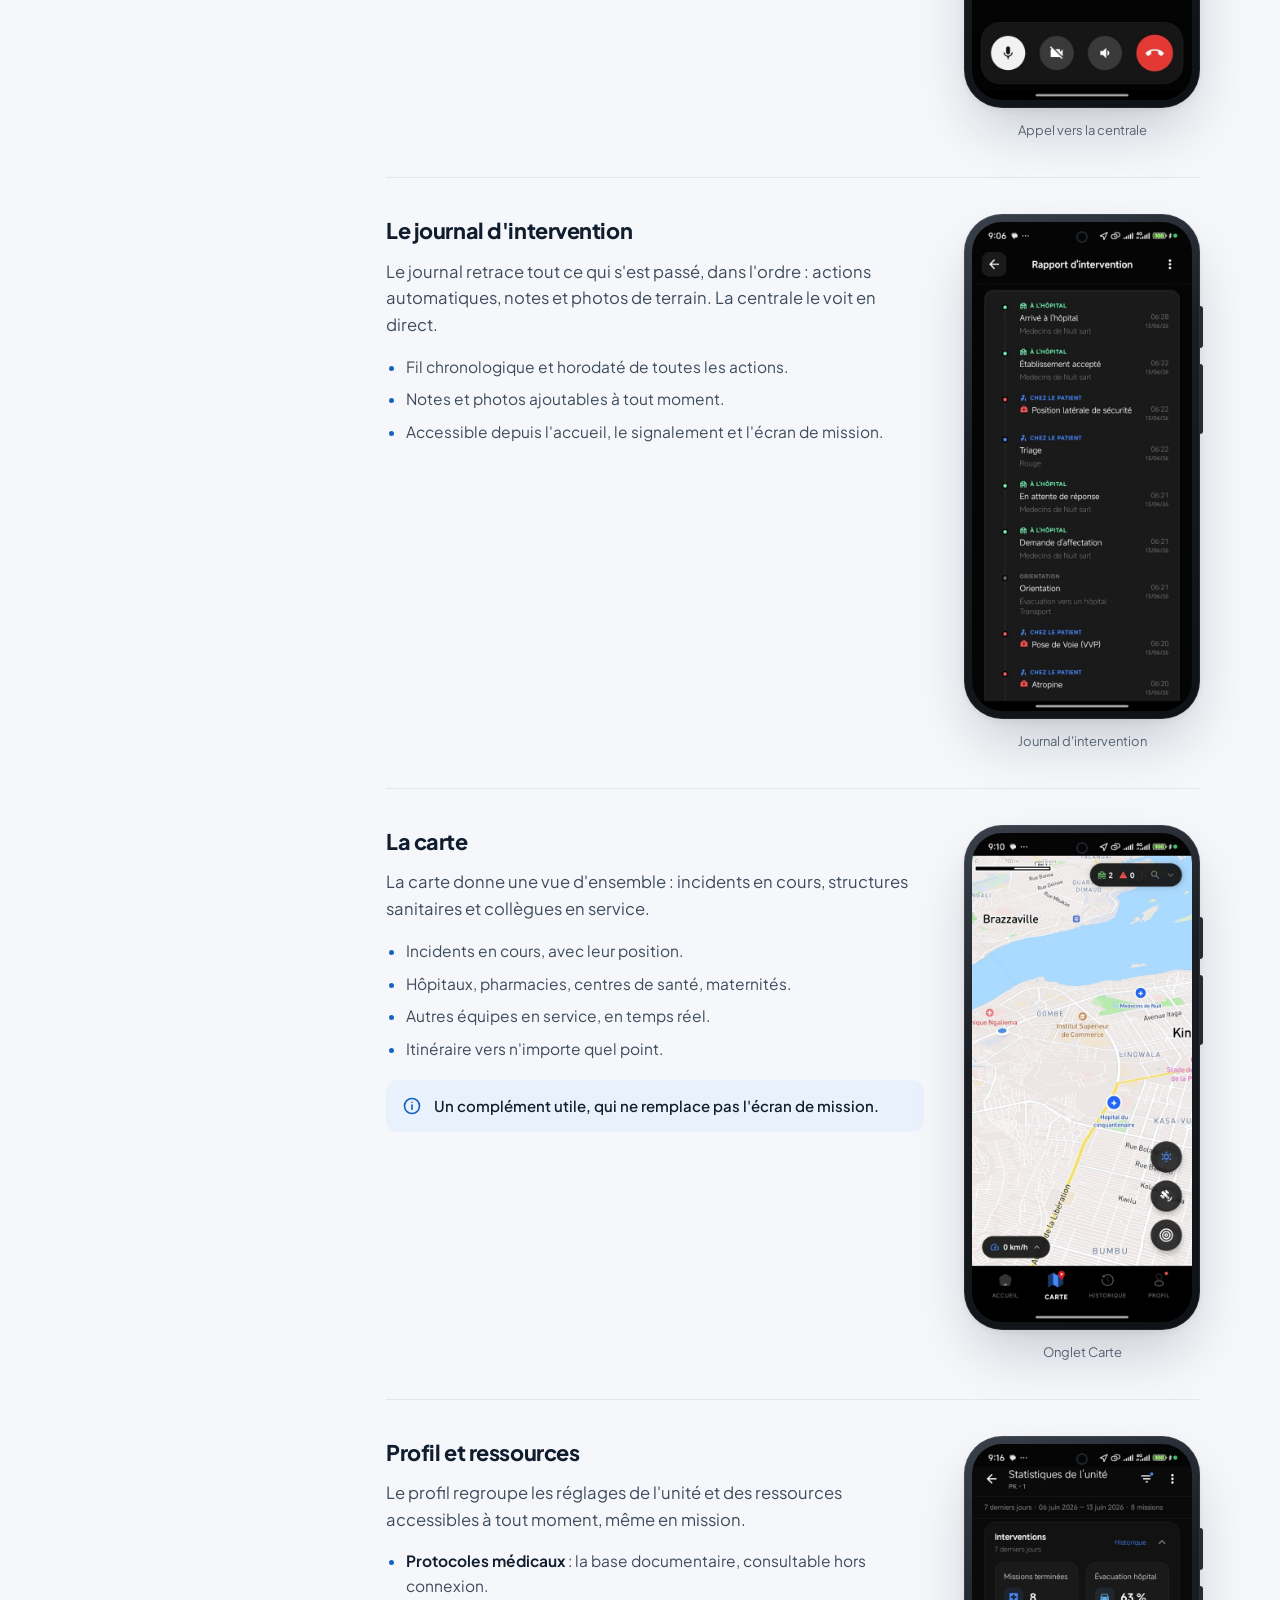
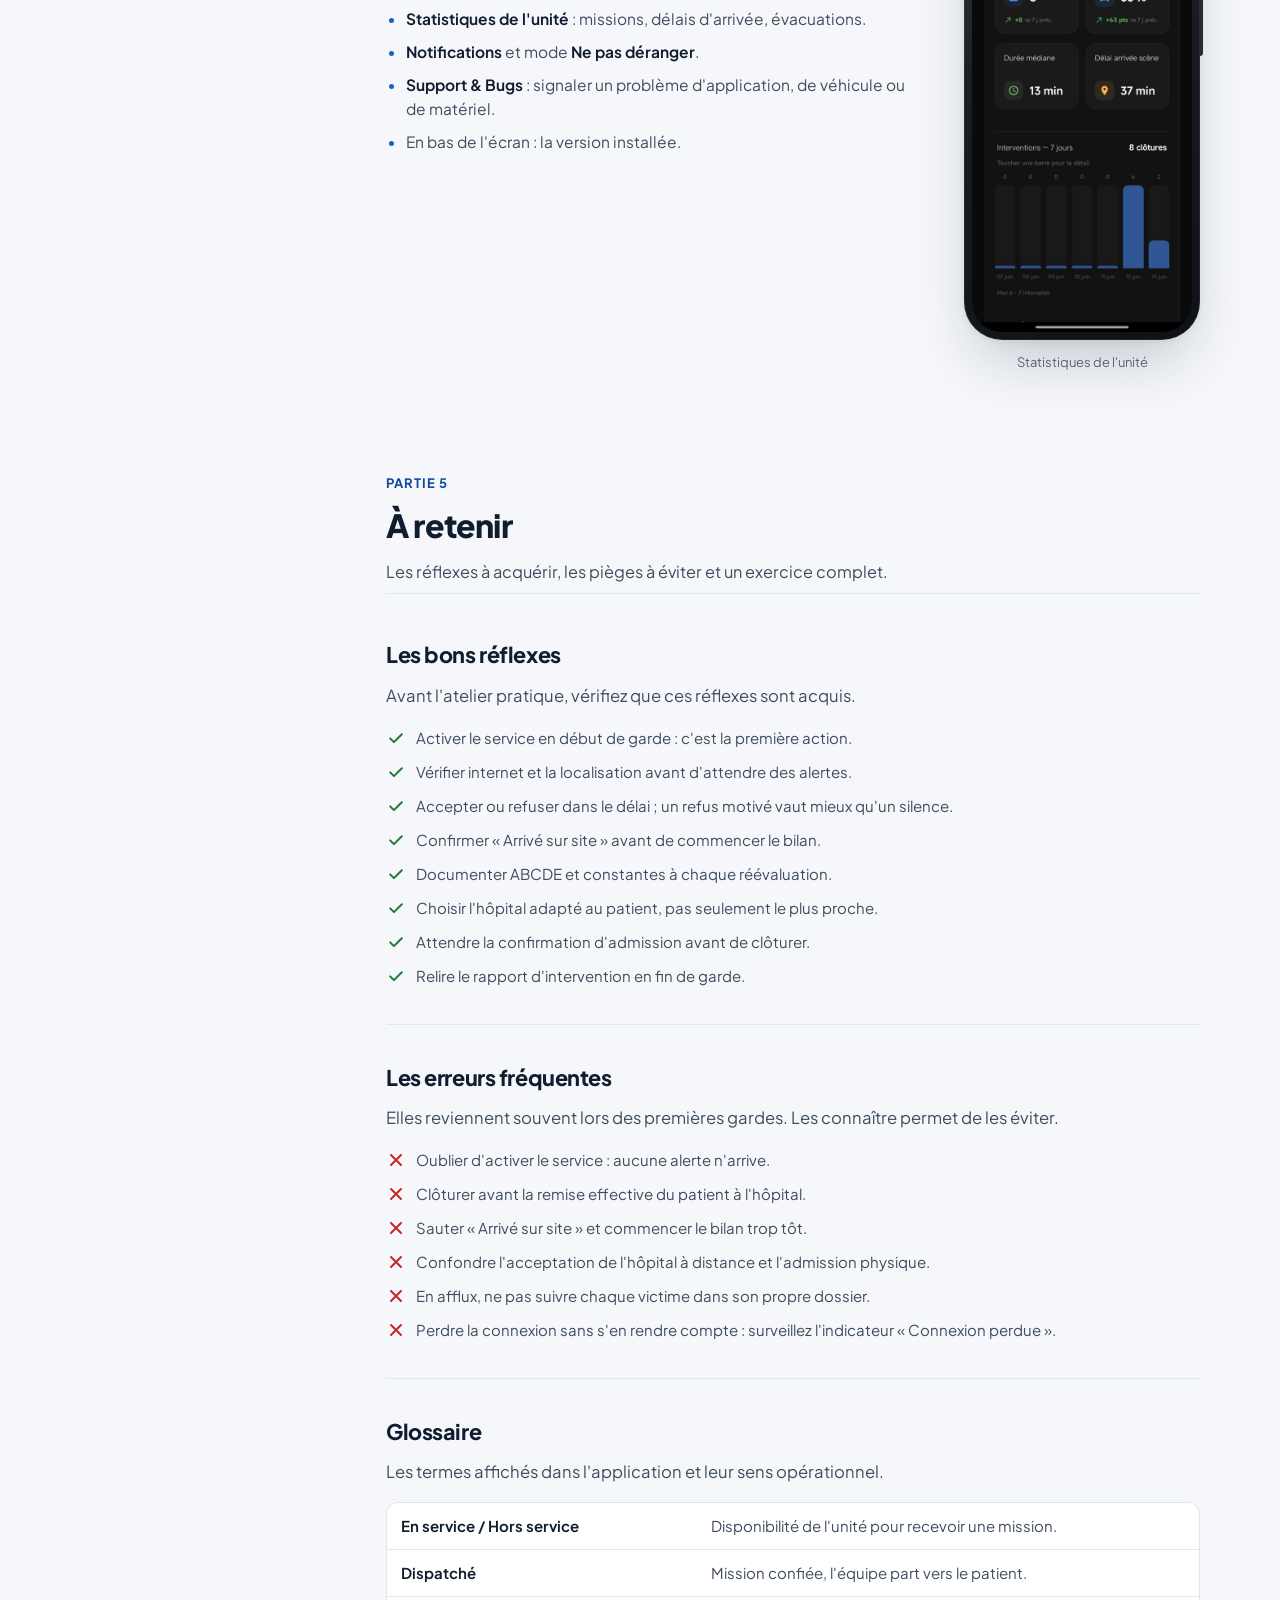
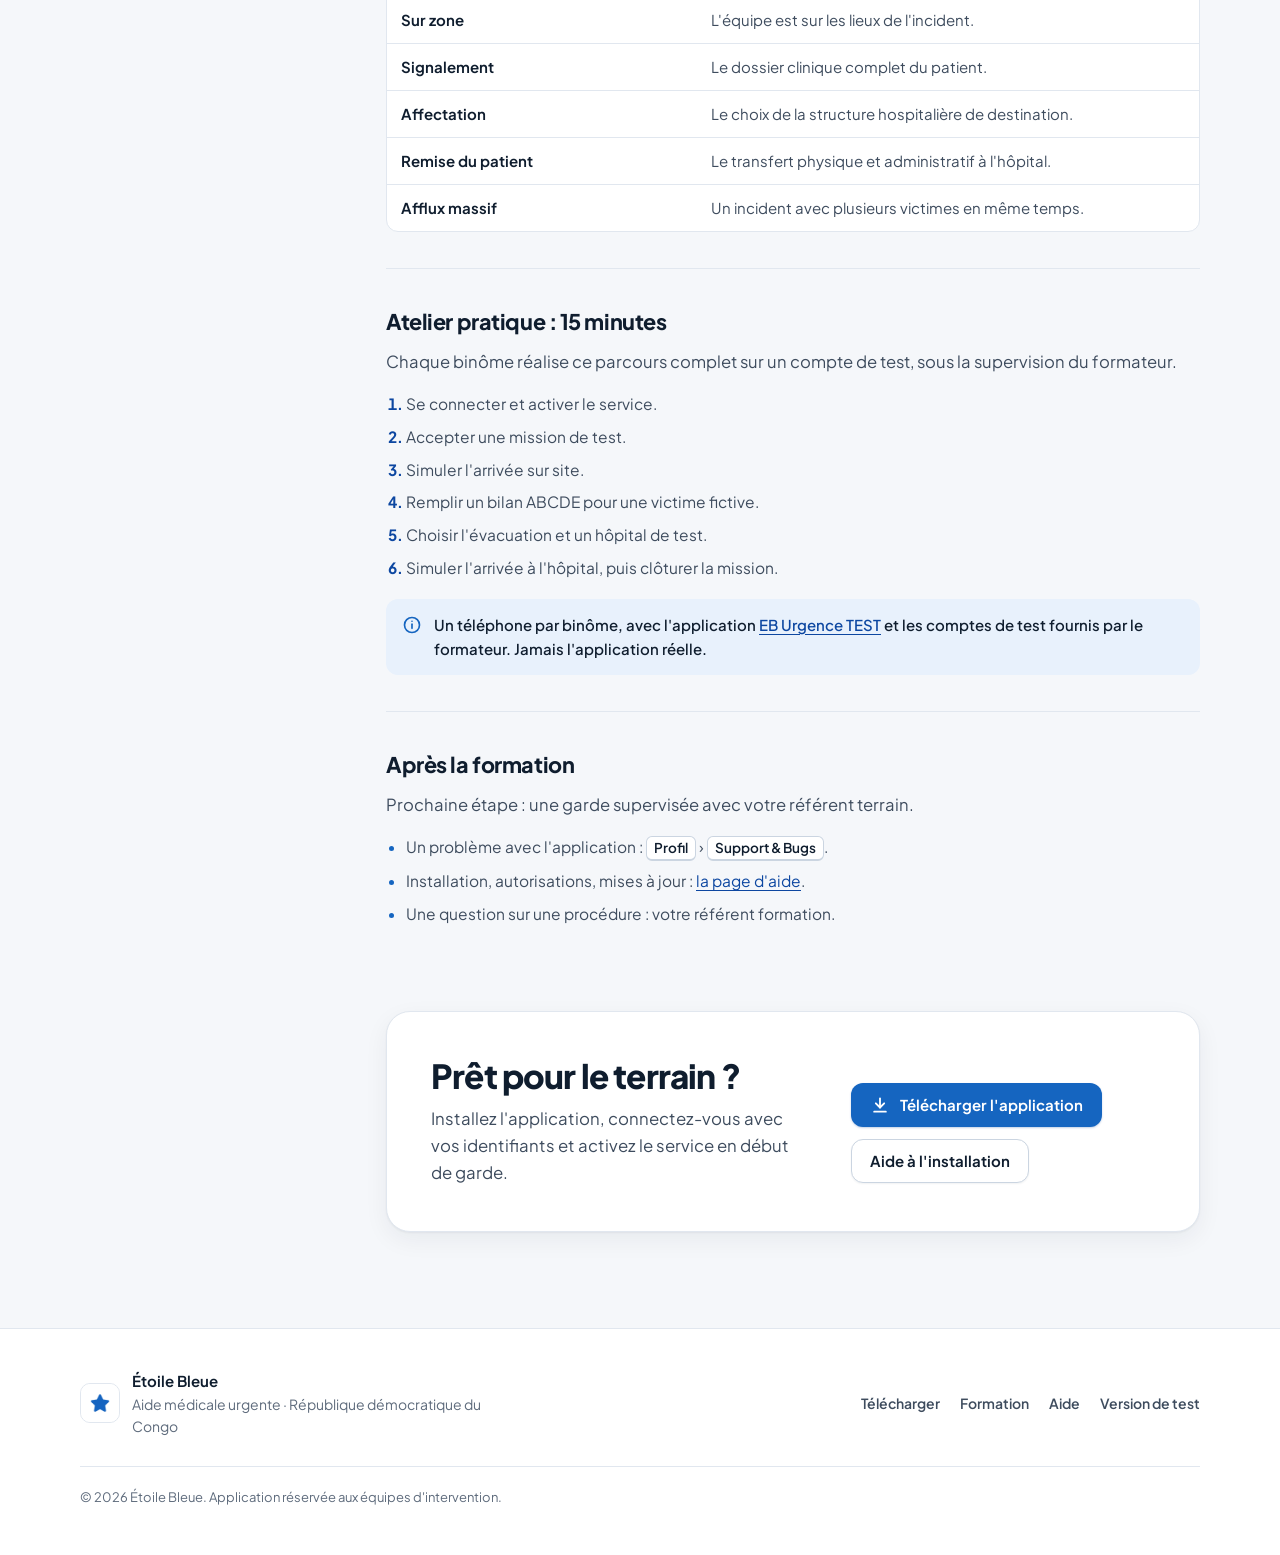
<file: formation/index.html>
<!doctype html>
<html lang="fr">
<head>
  <meta charset="utf-8">
  <meta name="viewport" content="width=device-width, initial-scale=1, viewport-fit=cover">
  <title>Guide de l'urgentiste · EB Urgence</title>
  <meta name="description" content="Le parcours complet d'une intervention avec EB Urgence, écran par écran : connexion, mise en service, mission, bilan, orientation, clôture.">
  <meta name="robots" content="noindex, nofollow">
  <link rel="canonical" href="https://apps.urgences-rdc.com/formation/">
  <meta name="theme-color" content="#ffffff">
  <meta property="og:type" content="website">
  <meta property="og:site_name" content="EB Urgence">
  <meta property="og:title" content="Guide de l'urgentiste · EB Urgence">
  <meta property="og:description" content="Le parcours complet d'une intervention, écran par écran, de la connexion à la clôture.">
  <meta property="og:image" content="https://apps.urgences-rdc.com/assets/og.jpg">
  <meta property="og:url" content="https://apps.urgences-rdc.com/formation/">
  <meta name="twitter:card" content="summary_large_image">
  <link rel="icon" type="image/png" href="/assets/favicon-64.png">
  <link rel="apple-touch-icon" href="/assets/apple-touch-icon.png">
  <link rel="preconnect" href="https://fonts.googleapis.com">
  <link rel="preconnect" href="https://fonts.gstatic.com" crossorigin>
  <link rel="stylesheet" href="https://fonts.googleapis.com/css2?family=Plus+Jakarta+Sans:wght@400;500;600;700;800&display=swap">
  <link rel="stylesheet" href="/style.css">
</head>
<body>
  <a class="skip" href="#contenu">Aller au contenu</a>

  <header class="site-header">
    <div class="wrap">
      <a class="brand" href="/" aria-label="EB Urgence, accueil">
        <img src="/assets/icon-192.png" width="34" height="34" alt="">
        <span><strong>EB Urgence</strong><small>Étoile Bleue</small></span>
      </a>
      <nav class="nav" aria-label="Navigation principale">
        <a href="/formation/" aria-current="page">Formation</a>
        <a class="wide" href="/#installer">Installer</a>
        <a href="/aide/">Aide</a>
        <a class="btn btn-primary btn-sm" href="/#telecharger" aria-label="Télécharger l'application">
          <svg viewBox="0 0 24 24" fill="none" stroke="currentColor" stroke-width="2.2" stroke-linecap="round" stroke-linejoin="round" aria-hidden="true"><path d="M12 4v11"/><path d="m7 10 5 5 5-5"/><path d="M5 20h14"/></svg>
          <span class="label">Télécharger</span>
        </a>
      </nav>
    </div>
  </header>

  <main id="contenu" class="wrap">
    <header class="page-head slide" id="debut">
      <p class="crumbs"><a href="/">Accueil</a> › Formation</p>
      <span class="kicker">Formation terrain</span>
      <h1>Le guide de l'urgentiste</h1>
      <p class="intro">Le parcours complet d'une intervention avec EB Urgence, de la connexion à la clôture. À lire avant sa première garde. En session, comptez environ une heure&nbsp;: présentation, démonstration, atelier pratique et questions.</p>
      <div class="actions">
        <a class="btn btn-primary" href="#comprendre">Commencer la lecture</a>
        <button class="btn btn-secondary present-btn" type="button" id="present-start">
          <svg viewBox="0 0 24 24" fill="none" stroke="currentColor" stroke-width="2" stroke-linecap="round" stroke-linejoin="round" aria-hidden="true"><rect x="2" y="4" width="20" height="13" rx="2"/><path d="M8 21h8M12 17v4"/></svg>
          Mode présentation
        </button>
      </div>
      <aside class="notes"><strong>Notes du formateur.</strong> Rappeler que l'application est reliée en temps réel à la centrale et aux hôpitaux partenaires. Demander qui l'a déjà utilisée.</aside>
    </header>

    <div class="guide">
      <nav class="guide-toc" aria-label="Sommaire du guide">
        <details open id="toc">
          <summary>Sommaire</summary>
          <ol>
            <li><a class="part-link" href="#comprendre">1. Comprendre l'application</a></li>
            <li><a class="lesson-link" href="#pourquoi">Un outil pour les missions critiques</a></li>
            <li><a class="lesson-link" href="#acteurs">Qui utilise quoi&nbsp;?</a></li>
            <li><a class="part-link" href="#prise-en-main">2. Prise en main</a></li>
            <li><a class="lesson-link" href="#connexion">Se connecter</a></li>
            <li><a class="lesson-link" href="#onglets">Quatre onglets</a></li>
            <li><a class="lesson-link" href="#service">Activer le service</a></li>
            <li><a class="part-link" href="#mission">3. La mission pas à pas</a></li>
            <li><a class="lesson-link" href="#cycle">De l'alerte à la clôture</a></li>
            <li><a class="lesson-link" href="#alerte">Recevoir une mission</a></li>
            <li><a class="lesson-link" href="#reprendre">Reprendre une mission</a></li>
            <li><a class="lesson-link" href="#en-route">En route vers le patient</a></li>
            <li><a class="lesson-link" href="#signalement">Le signalement</a></li>
            <li><a class="lesson-link" href="#victimes">Une ou plusieurs victimes</a></li>
            <li><a class="lesson-link" href="#abcde">Le bilan ABCDE</a></li>
            <li><a class="lesson-link" href="#constantes">Les constantes</a></li>
            <li><a class="lesson-link" href="#soins">Premiers soins et médicaments</a></li>
            <li><a class="lesson-link" href="#evacuation">Évacuer ou traiter sur place</a></li>
            <li><a class="lesson-link" href="#affectation">Choisir l'hôpital</a></li>
            <li><a class="lesson-link" href="#hopital">Ce que voit l'hôpital</a></li>
            <li><a class="lesson-link" href="#transport">Vers l'hôpital</a></li>
            <li><a class="lesson-link" href="#cloture">Clôturer l'intervention</a></li>
            <li><a class="part-link" href="#outils">4. Les outils</a></li>
            <li><a class="lesson-link" href="#appels">Appels</a></li>
            <li><a class="lesson-link" href="#journal">Journal d'intervention</a></li>
            <li><a class="lesson-link" href="#carte">Carte</a></li>
            <li><a class="lesson-link" href="#profil">Profil et ressources</a></li>
            <li><a class="part-link" href="#a-retenir">5. À retenir</a></li>
            <li><a class="lesson-link" href="#reflexes">Les bons réflexes</a></li>
            <li><a class="lesson-link" href="#erreurs">Les erreurs fréquentes</a></li>
            <li><a class="lesson-link" href="#glossaire">Glossaire</a></li>
            <li><a class="lesson-link" href="#atelier">Atelier pratique</a></li>
            <li><a class="lesson-link" href="#apres">Après la formation</a></li>
          </ol>
        </details>
      </nav>

      <div class="guide-body">
        <!-- ============ Partie 1 ============ -->
        <section class="part" id="comprendre">
          <header class="part-head slide">
            <span class="kicker">Partie 1</span>
            <h2>Comprendre l'application</h2>
            <p>Ce que fait l'application et sa place dans la chaîne des secours.</p>
          </header>

          <article class="lesson slide" id="pourquoi">
            <div>
              <h3>Un outil pour les missions critiques</h3>
              <p class="lead">Sur le terrain, chaque minute compte. L'application réunit ce qui était dispersé entre appels, papier et messages, pour une prise en charge suivie et coordonnée.</p>
              <dl class="defs">
                <div><dt>Alertes en temps réel</dt><dd>Les missions de la centrale arrivent avec un son et une notification plein écran.</dd></div>
                <div><dt>Position et disponibilité</dt><dd>La position n'est partagée que lorsque l'unité est en service.</dd></div>
                <div><dt>Bilan clinique</dt><dd>ABCDE, constantes, soins et décisions dans un dossier structuré.</dd></div>
                <div><dt>Orientation du patient</dt><dd>Choix de la structure adaptée et suivi jusqu'à l'admission.</dd></div>
              </dl>
            </div>
            <aside class="notes"><strong>Notes du formateur.</strong> L'application remplace le papier et les appels dispersés par un seul fil, traçable. Insister sur l'intérêt pour le rapport d'intervention et la coordination.</aside>
          </article>

          <article class="lesson slide" id="acteurs">
            <div>
              <h3>Qui utilise quoi&nbsp;?</h3>
              <p class="lead">Quatre acteurs forment la chaîne des secours. Votre rôle&nbsp;: l'étape terrain, entre l'envoi de la mission et l'admission à l'hôpital.</p>
              <ol class="chain">
                <li><strong>Citoyen</strong>Appelle les secours et décrit la situation.</li>
                <li><strong>Centrale de régulation</strong>Reçoit l'appel, évalue et envoie l'équipe adaptée.</li>
                <li class="you"><strong>Vous, l'équipe d'intervention</strong>Intervenez, évaluez, soignez et orientez le patient.</li>
                <li><strong>Hôpital</strong>Accepte l'admission et prend le relais.</li>
              </ol>
            </div>
            <aside class="notes"><strong>Notes du formateur.</strong> Montrer la chaîne Citoyen → Centrale → Vous → Hôpital. Chaque acteur ne voit que ce dont il a besoin.</aside>
          </article>
        </section>

        <!-- ============ Partie 2 ============ -->
        <section class="part" id="prise-en-main">
          <header class="part-head slide">
            <span class="kicker">Partie 2</span>
            <h2>Prise en main</h2>
            <p>Les trois gestes de chaque début de garde&nbsp;: se connecter, se repérer, activer le service.</p>
          </header>

          <article class="lesson slide has-shot" id="connexion">
            <div>
              <h3>Se connecter</h3>
              <p class="lead">Chaque agent a un identifiant et un code PIN personnels. Sans connexion, aucune mission n'est accessible.</p>
              <ul class="list">
                <li>L'identifiant et le code vous sont remis par votre référent.</li>
                <li>Le code est <strong>personnel et confidentiel</strong>&nbsp;: ne le partagez jamais, même avec un collègue.</li>
                <li>Session expirée ou application fermée&nbsp;: reconnectez-vous avant de reprendre.</li>
              </ul>
            </div>
            <figure>
              <div class="device sm"><div class="screen"><span class="camera"></span><img class="shot" src="/formation/img/connexion.jpg" width="540" height="1200" alt="Écran de connexion : identifiant, code PIN et pavé numérique" loading="lazy" decoding="async"></div></div>
              <figcaption>Écran de connexion</figcaption>
            </figure>
            <aside class="notes"><strong>Notes du formateur.</strong> Montrer l'écran de connexion sur un téléphone. Vérifier que chaque binôme a ses identifiants de test.</aside>
          </article>

          <article class="lesson slide" id="onglets">
            <div>
              <h3>Quatre onglets</h3>
              <p class="lead">L'application repose sur quatre onglets, toujours visibles en bas de l'écran. L'accueil concentre l'essentiel de la garde.</p>
              <dl class="defs">
                <div><dt>Accueil</dt><dd>Service, alertes entrantes, mission en cours.</dd></div>
                <div><dt>Carte</dt><dd>Incidents, hôpitaux et collègues en service.</dd></div>
                <div><dt>Historique</dt><dd>Interventions passées, appels et rapports.</dd></div>
                <div><dt>Profil</dt><dd>Unité, disponibilité, protocoles et statistiques.</dd></div>
              </dl>
            </div>
            <aside class="notes"><strong>Notes du formateur.</strong> L'accueil est le point de départ de chaque garde. Montrer qu'on peut changer d'onglet sans perdre une mission en cours.</aside>
          </article>

          <article class="lesson slide has-shot" id="service">
            <div>
              <h3>Activer le service</h3>
              <p class="lead">C'est la première action de la garde. Tant que l'unité n'est pas en service, la centrale ne peut ni la localiser ni lui confier de mission.</p>
              <ul class="list">
                <li>Maintenez le bouton <strong>Activer le service</strong> ou <strong>Passer hors service</strong> pour changer l'état de l'unité.</li>
                <li>L'accueil affiche l'état&nbsp;: <em>Prêt pour intervention</em>, <em>Service désactivé</em> ou <em>Hors ligne</em>.</li>
                <li>Le service est celui de l'unité&nbsp;: il vaut pour tous les équipiers connectés.</li>
                <li>La position n'est transmise <strong>qu'en service</strong>&nbsp;: rien n'est partagé hors garde.</li>
                <li>Pendant une mission, le service ne peut pas être coupé.</li>
              </ul>
              <p class="callout"><svg viewBox="0 0 24 24" fill="none" stroke="currentColor" stroke-width="2" stroke-linecap="round" stroke-linejoin="round" aria-hidden="true"><circle cx="12" cy="12" r="9"/><path d="M12 11v5"/><path d="M12 7.5h.01"/></svg><span>Règle d'or&nbsp;: pas de service, pas d'alerte, pas de mission.</span></p>
            </div>
            <figure>
              <div class="device sm"><div class="screen"><span class="camera"></span><div class="status" aria-hidden="true"><span>08:30</span><span class="icons"><svg viewBox="0 0 24 24" fill="currentColor"><path d="M3 20h3v-4H3zM8.5 20h3v-8h-3zM14 20h3V8h-3zM19.5 20h3V4h-3z"/></svg></span></div><img class="shot" src="/assets/app-accueil.jpg" width="640" height="1251" alt="Accueil : unité prête pour intervention, bouton Passer hors service" loading="lazy" decoding="async"><div class="gesture"></div></div></div>
              <figcaption>Accueil, unité en service</figcaption>
            </figure>
            <aside class="notes"><strong>Notes du formateur.</strong> Activer puis désactiver le service, montrer le changement d'état et son effet sur la carte de la centrale.</aside>
          </article>
        </section>

        <!-- ============ Partie 3 ============ -->
        <section class="part" id="mission">
          <header class="part-head slide">
            <span class="kicker">Partie 3</span>
            <h2>La mission pas à pas</h2>
            <p>Chaque étape correspond à un écran de l'application. Revenez au cycle ci-dessous pour situer où vous en êtes.</p>
          </header>

          <article class="lesson slide" id="cycle">
            <div>
              <h3>De l'alerte à la clôture</h3>
              <p class="lead">Le fil rouge de la formation&nbsp;: sept étapes, détaillées dans les fiches qui suivent.</p>
              <ol class="flow" style="margin-top:28px">
                <li><strong>Alerte</strong><span>Accepter ou refuser</span></li>
                <li><strong>En route</strong><span>Navigation vers le patient</span></li>
                <li><strong>Sur place</strong><span>Victimes et bilan ABCDE</span></li>
                <li><strong>Soins</strong><span>Constantes, gestes, médicaments</span></li>
                <li><strong>Décision</strong><span>Évacuer ou traiter sur place</span></li>
                <li><strong>Hôpital</strong><span>Affectation, transport, remise</span></li>
                <li><strong>Clôture</strong><span>Rapport d'intervention</span></li>
              </ol>
            </div>
            <aside class="notes"><strong>Notes du formateur.</strong> Revenir à ce schéma après chaque partie. Demander aux participants de retenir les sept étapes.</aside>
          </article>

          <article class="lesson slide" id="alerte">
            <div>
              <h3>Recevoir une mission</h3>
              <p class="lead">Quand la centrale vous confie une mission, une alarme retentit et une fenêtre plein écran s'ouvre. Vous acceptez ou refusez dans le délai affiché.</p>
              <ul class="list">
                <li>Alarme sonore et fenêtre plein écran, même téléphone verrouillé.</li>
                <li>La fenêtre résume le motif, le patient, l'adresse et la distance.</li>
                <li><strong>Accepter la mission</strong> ou <strong>Refuser la mission</strong>&nbsp;: maintenez le bouton appuyé pour valider.</li>
                <li>Un compte à rebours indique le temps restant pour répondre.</li>
                <li>Un refus demande un motif&nbsp;: <em>Indisponible actuellement</em>, <em>Trop loin / hors zone</em>, <em>Véhicule en panne</em> ou <em>Autre raison</em>.</li>
              </ul>
              <p class="callout"><svg viewBox="0 0 24 24" fill="none" stroke="currentColor" stroke-width="2" stroke-linecap="round" stroke-linejoin="round" aria-hidden="true"><circle cx="12" cy="12" r="9"/><path d="M12 11v5"/><path d="M12 7.5h.01"/></svg><span>Mieux vaut refuser honnêtement qu'accepter sans pouvoir intervenir à temps.</span></p>
            </div>
            <aside class="notes"><strong>Notes du formateur.</strong> Le refus est visible par la centrale. Discuter des cas où refuser est la bonne décision.</aside>
          </article>

          <article class="lesson slide" id="reprendre">
            <div>
              <h3>Reprendre une mission</h3>
              <p class="lead">L'accueil affiche toujours la mission en cours. Votre progression est enregistrée&nbsp;: fermer l'application ne fait pas perdre le dossier.</p>
              <ul class="list">
                <li><strong>Afficher l'alerte</strong>&nbsp;: la mission est reçue mais pas encore acceptée.</li>
                <li><strong>Continuer le processus</strong>&nbsp;: reprendre à l'étape où vous étiez.</li>
                <li>Après un redémarrage, l'application revient d'elle-même à la dernière étape.</li>
              </ul>
            </div>
            <aside class="notes"><strong>Notes du formateur.</strong> Montrer la carte «&nbsp;Intervention en cours&nbsp;» de l'accueil, puis fermer et rouvrir l'application.</aside>
          </article>

          <article class="lesson slide has-shot" id="en-route">
            <div>
              <h3>En route vers le patient</h3>
              <p class="lead">Une fois la mission acceptée, cet écran devient votre tableau de bord&nbsp;: navigation, statut et communications au même endroit.</p>
              <ul class="list">
                <li>Carte plein écran avec l'itinéraire vers le patient.</li>
                <li>Statuts successifs&nbsp;: <em>Dispatché</em>, <em>En route</em>, <em>Sur zone</em>, <em>Terminé</em>.</li>
                <li>Journal d'intervention et appel de la centrale en un geste.</li>
                <li>À l'arrivée, touchez <strong>Arrivé sur site</strong>.</li>
              </ul>
              <p class="callout warn"><svg viewBox="0 0 24 24" fill="none" stroke="currentColor" stroke-width="2" stroke-linecap="round" stroke-linejoin="round" aria-hidden="true"><path d="M10.3 3.9 1.8 18a2 2 0 0 0 1.7 3h17a2 2 0 0 0 1.7-3L13.7 3.9a2 2 0 0 0-3.4 0z"/><path d="M12 9v4"/><path d="M12 17h.01"/></svg><span>Confirmez toujours «&nbsp;Arrivé sur site&nbsp;» avant de commencer le bilan.</span></p>
            </div>
            <figure>
              <div class="device sm"><div class="screen"><span class="camera"></span><img class="shot" src="/formation/img/en-route.jpg" width="554" height="1200" alt="Navigation vers le patient avec le bouton Arrivé sur site" loading="lazy" decoding="async"></div></div>
              <figcaption>Navigation vers le patient</figcaption>
            </figure>
            <aside class="notes"><strong>Notes du formateur.</strong> Montrer la carte, le temps estimé et le bouton d'arrivée. Insister&nbsp;: ne pas sauter «&nbsp;Arrivé sur site&nbsp;».</aside>
          </article>

          <article class="lesson slide" id="signalement">
            <div>
              <h3>Le signalement, cœur clinique</h3>
              <p class="lead">Le signalement est le dossier médical de terrain. Chaque étape correspond à une phase clinique&nbsp;: vous avancez dans l'ordre et pouvez revenir en arrière.</p>
              <dl class="defs">
                <div><dt>En route</dt><dd>Direction vers le lieu de l'incident.</dd></div>
                <div><dt>Victimes sur site</dt><dd>Une victime ou afflux massif.</dd></div>
                <div><dt>Évaluation</dt><dd>Bilan ABCDE structuré.</dd></div>
                <div><dt>Surveillance</dt><dd>Suivi clinique continu.</dd></div>
                <div><dt>Constantes</dt><dd>Paramètres vitaux et chronologie.</dd></div>
                <div><dt>Premiers soins</dt><dd>Gestes réalisés et médicaments.</dd></div>
                <div><dt>Plan d'évacuation</dt><dd>Transport ou traité sur place.</dd></div>
                <div><dt>Affectation</dt><dd>Choix de la structure de destination.</dd></div>
                <div><dt>Attente admission</dt><dd>Remise au personnel hospitalier.</dd></div>
                <div><dt>Clôture</dt><dd>Fin de l'intervention pour cette victime.</dd></div>
              </dl>
            </div>
            <aside class="notes"><strong>Notes du formateur.</strong> Montrer la barre de progression des étapes.</aside>
          </article>

          <article class="lesson slide has-shot" id="victimes">
            <div>
              <h3>Une ou plusieurs victimes</h3>
              <p class="lead">Le nombre de victimes détermine le parcours. En afflux massif, chaque victime a son propre dossier.</p>
              <ul class="list">
                <li><strong>Une seule victime</strong>&nbsp;: parcours classique, comme pour un appel habituel.</li>
                <li><strong>Plusieurs victimes</strong>&nbsp;: un dossier par personne, avec passage rapide de l'une à l'autre.</li>
                <li>Le compteur <em>patients en traitement</em> permet de naviguer entre les victimes.</li>
                <li>Âge, sexe et repère d'affichage se modifient pour chaque victime.</li>
                <li>La liste des victimes peut changer pendant l'intervention.</li>
              </ul>
            </div>
            <figure>
              <div class="device sm"><div class="screen"><span class="camera"></span><img class="shot" src="/formation/img/victimes.jpg" width="540" height="1200" alt="Choix entre une seule victime et plusieurs victimes" loading="lazy" decoding="async"></div></div>
              <figcaption>Combien de victimes&nbsp;?</figcaption>
            </figure>
            <aside class="notes"><strong>Notes du formateur.</strong> En afflux, chaque victime a son propre parcours clinique. Ne pas mélanger les bilans.</aside>
          </article>

          <article class="lesson slide has-shot" id="abcde">
            <div>
              <h3>Le bilan ABCDE</h3>
              <p class="lead">L'évaluation suit la méthode ABCDE. Les questions s'adaptent au type d'incident et aboutissent à une catégorie de triage.</p>
              <ul class="list">
                <li><strong>A</strong>, voies aériennes&nbsp;: libres ou obstruées.</li>
                <li><strong>B</strong>, respiration&nbsp;: fréquence, effort, SpO₂.</li>
                <li><strong>C</strong>, circulation&nbsp;: pouls, hémorragie, perfusion.</li>
                <li><strong>D</strong>, conscience&nbsp;: AVPU, pupilles.</li>
                <li><strong>E</strong>, exposition&nbsp;: température, lésions, environnement.</li>
              </ul>
              <ul class="triage" aria-label="Catégories de triage">
                <li><i style="background:#c62828"></i><span><strong>Rouge</strong>&nbsp;: immédiat, urgence vitale</span></li>
                <li><i style="background:#ef6c00"></i><span><strong>Orange</strong>&nbsp;: très urgent</span></li>
                <li><i style="background:#f9a825"></i><span><strong>Jaune</strong>&nbsp;: urgent</span></li>
                <li><i style="background:#2e7d32"></i><span><strong>Vert</strong>&nbsp;: non urgent</span></li>
              </ul>
            </div>
            <figure>
              <div class="device sm"><div class="screen"><span class="camera"></span><img class="shot" src="/formation/img/abcde.jpg" width="540" height="1200" alt="Évaluation, question A : voies aériennes libres ?" loading="lazy" decoding="async"></div></div>
              <figcaption>Évaluation, étape A</figcaption>
            </figure>
            <aside class="notes"><strong>Notes du formateur.</strong> Les questions changent selon le type d'incident. Rappeler que le triage peut être réévalué à tout moment.</aside>
          </article>

          <article class="lesson slide has-shot" id="constantes">
            <div>
              <h3>Les constantes</h3>
              <p class="lead">Les constantes alimentent une chronologie clinique horodatée. L'application signale les valeurs inhabituelles.</p>
              <ul class="list">
                <li>Tension, fréquence cardiaque, SpO₂, température, fréquence respiratoire, glycémie.</li>
                <li>Chronologie des évaluations, gestes et traitements.</li>
                <li>Si l'état du patient évolue, l'application peut proposer de reclasser le triage.</li>
              </ul>
            </div>
            <figure>
              <div class="device sm"><div class="screen"><span class="camera"></span><img class="shot" src="/formation/img/constantes.jpg" width="540" height="1200" alt="Saisie de la SpO2 et de la fréquence respiratoire" loading="lazy" decoding="async"></div></div>
              <figcaption>Saisie des constantes</figcaption>
            </figure>
            <aside class="notes"><strong>Notes du formateur.</strong> Réévaluer régulièrement. La chronologie alimente directement le rapport final.</aside>
          </article>

          <article class="lesson slide has-shot" id="soins">
            <div>
              <h3>Premiers soins et médicaments</h3>
              <p class="lead">Cochez chaque geste réalisé et enregistrez les médicaments administrés. Tout est horodaté.</p>
              <ul class="list">
                <li>Liste des gestes réalisés sur le terrain.</li>
                <li>Médicaments, avec une aide sur les voies d'administration.</li>
                <li>Chaque action est datée et reprise dans le journal d'intervention.</li>
              </ul>
              <p class="callout"><svg viewBox="0 0 24 24" fill="none" stroke="currentColor" stroke-width="2" stroke-linecap="round" stroke-linejoin="round" aria-hidden="true"><circle cx="12" cy="12" r="9"/><path d="M12 11v5"/><path d="M12 7.5h.01"/></svg><span>L'application trace vos actes&nbsp;; elle ne remplace pas votre jugement clinique.</span></p>
            </div>
            <figure>
              <div class="device sm"><div class="screen"><span class="camera"></span><img class="shot" src="/formation/img/soins.jpg" width="540" height="1200" alt="Historique des soins et médicaments, horodatés" loading="lazy" decoding="async"></div></div>
              <figcaption>Soins et médicaments</figcaption>
            </figure>
            <aside class="notes"><strong>Notes du formateur.</strong> Montrer l'ajout d'un soin et sa trace dans le journal.</aside>
          </article>

          <article class="lesson slide has-shot" id="evacuation">
            <div>
              <h3>Évacuer ou traiter sur place</h3>
              <p class="lead">Après stabilisation, deux issues sont possibles. Ce choix oriente toute la suite du parcours.</p>
              <ul class="list">
                <li><strong>Transport hospitalier</strong>&nbsp;: affectation, transport puis admission.</li>
                <li><strong>Traité sur place</strong>&nbsp;: clôture de la victime, si son état est stable.</li>
              </ul>
              <p class="callout"><svg viewBox="0 0 24 24" fill="none" stroke="currentColor" stroke-width="2" stroke-linecap="round" stroke-linejoin="round" aria-hidden="true"><circle cx="12" cy="12" r="9"/><path d="M12 11v5"/><path d="M12 7.5h.01"/></svg><span>Traité sur place&nbsp;: patient stable, sans besoin d'une structure. Documentez la décision et les dernières constantes.</span></p>
            </div>
            <figure>
              <div class="device sm"><div class="screen"><span class="camera"></span><img class="shot" src="/formation/img/evacuation.jpg" width="540" height="1200" alt="Orientation : transport hospitalier ou traité sur place" loading="lazy" decoding="async"></div></div>
              <figcaption>Choix de l'orientation</figcaption>
            </figure>
            <aside class="notes"><strong>Notes du formateur.</strong> Bien documenter la justification clinique.</aside>
          </article>

          <article class="lesson slide has-shot" id="affectation">
            <div>
              <h3>Choisir l'hôpital</h3>
              <p class="lead">Les structures proches s'affichent avec la distance et le temps de trajet. Le choix dépend du patient, pas seulement de la distance.</p>
              <ul class="list">
                <li>Structures suggérées, et recherche par nom.</li>
                <li><strong>Demander</strong>&nbsp;: la structure reçoit votre demande d'admission.</li>
                <li>Réponse en temps réel&nbsp;: en attente, acceptée ou refusée.</li>
                <li>Moyens de transport&nbsp;: ambulance standard, SMUR ou réanimation, moto, transport personnel.</li>
              </ul>
            </div>
            <figure>
              <div class="device sm"><div class="screen"><span class="camera"></span><img class="shot" src="/formation/img/affectation.jpg" width="540" height="1200" alt="Liste des structures suggérées avec distance et durée" loading="lazy" decoding="async"></div></div>
              <figcaption>Structures suggérées</figcaption>
            </figure>
            <aside class="notes"><strong>Notes du formateur.</strong> Faire choisir un hôpital sur l'application de test. Discuter des critères&nbsp;: spécialité, saturation.</aside>
          </article>

          <article class="lesson slide" id="hopital">
            <div>
              <h3>Ce que voit l'hôpital</h3>
              <p class="lead">Pendant que vous attendez, l'hôpital suit la demande dans sa propre application. L'acceptation à distance ne remplace pas la remise physique du patient.</p>
              <dl class="defs">
                <div><dt>Demandes</dt><dd>L'hôpital accepte ou refuse votre demande d'admission.</dd></div>
                <div><dt>En route</dt><dd>Il suit l'arrivée du patient et l'heure estimée.</dd></div>
                <div><dt>Admissions</dt><dd>Triage hospitalier et prise en charge effective.</dd></div>
              </dl>
              <ul class="list">
                <li>De votre côté, <em>En attente de confirmation</em> reste affiché jusqu'à la réponse.</li>
              </ul>
            </div>
            <aside class="notes"><strong>Notes du formateur.</strong> La remise physique est distincte de l'acceptation à distance. Ne pas clôturer avant les deux.</aside>
          </article>

          <article class="lesson slide has-shot" id="transport">
            <div>
              <h3>Vers l'hôpital</h3>
              <p class="lead">Une fois l'hôpital d'accord, la navigation vous guide jusqu'à la structure.</p>
              <ul class="list">
                <li>Navigation intégrée vers la structure choisie.</li>
                <li>Ouverture possible dans Waze ou Google Maps.</li>
                <li>À l'arrivée, touchez <strong>Arrivé à l'hôpital</strong>.</li>
                <li>Puis l'étape <strong>Attente admission</strong>&nbsp;: la remise du patient au personnel.</li>
              </ul>
            </div>
            <figure>
              <div class="device sm"><div class="screen"><span class="camera"></span><img class="shot" src="/formation/img/transport.jpg" width="540" height="1200" alt="Navigation vers l'hôpital avec le bouton Arrivé à l'hôpital" loading="lazy" decoding="async"></div></div>
              <figcaption>Navigation vers l'hôpital</figcaption>
            </figure>
            <aside class="notes"><strong>Notes du formateur.</strong> Ne pas clôturer avant la confirmation de prise en charge. Montrer l'ouverture dans une application de navigation externe.</aside>
          </article>

          <article class="lesson slide" id="cloture">
            <div>
              <h3>Clôturer l'intervention</h3>
              <p class="lead">La clôture envoie le dossier à la centrale et archive la mission. Le rapport est disponible tout de suite.</p>
              <ul class="list">
                <li>Écran de clôture, avec synchronisation (<em>Clôture en cours…</em>).</li>
                <li>Mission archivée dans <strong>Historique</strong>.</li>
                <li>Rapport d'intervention à consulter, partager ou imprimer.</li>
              </ul>
              <p class="callout warn"><svg viewBox="0 0 24 24" fill="none" stroke="currentColor" stroke-width="2" stroke-linecap="round" stroke-linejoin="round" aria-hidden="true"><path d="M10.3 3.9 1.8 18a2 2 0 0 0 1.7 3h17a2 2 0 0 0 1.7-3L13.7 3.9a2 2 0 0 0-3.4 0z"/><path d="M12 9v4"/><path d="M12 17h.01"/></svg><span>En afflux, vérifiez que chaque victime est clôturée.</span></p>
            </div>
            <aside class="notes"><strong>Notes du formateur.</strong> Montrer le rapport généré.</aside>
          </article>
        </section>

        <!-- ============ Partie 4 ============ -->
        <section class="part" id="outils">
          <header class="part-head slide">
            <span class="kicker">Partie 4</span>
            <h2>Les outils</h2>
            <p>Ce qui reste à portée de main pendant toute la garde.</p>
          </header>

          <article class="lesson slide has-shot" id="appels">
            <div>
              <h3>Appeler sans quitter l'application</h3>
              <p class="lead">Les appels sont intégrés&nbsp;: pas besoin de quitter la mission pour joindre la centrale, le patient ou l'hôpital.</p>
              <dl class="defs">
                <div><dt>Centrale</dt><dd>Depuis l'accueil ou l'écran de mission.</dd></div>
                <div><dt>Patient</dt><dd>Depuis le journal d'intervention.</dd></div>
                <div><dt>Hôpital</dt><dd>Une fois la structure acceptée.</dd></div>
              </dl>
              <ul class="list">
                <li>Une barre d'appel reste visible pendant toute la communication.</li>
                <li>Les appels entrants sonnent comme un appel normal, même téléphone verrouillé.</li>
              </ul>
            </div>
            <figure>
              <div class="device sm"><div class="screen"><span class="camera"></span><img class="shot" src="/formation/img/appels.jpg" width="540" height="1200" alt="Appel en cours vers la centrale" loading="lazy" decoding="async"></div></div>
              <figcaption>Appel vers la centrale</figcaption>
            </figure>
            <aside class="notes"><strong>Notes du formateur.</strong> Montrer le bouton d'appel de la centrale, sans lancer d'appel réel si possible.</aside>
          </article>

          <article class="lesson slide has-shot" id="journal">
            <div>
              <h3>Le journal d'intervention</h3>
              <p class="lead">Le journal retrace tout ce qui s'est passé, dans l'ordre&nbsp;: actions automatiques, notes et photos de terrain. La centrale le voit en direct.</p>
              <ul class="list">
                <li>Fil chronologique et horodaté de toutes les actions.</li>
                <li>Notes et photos ajoutables à tout moment.</li>
                <li>Accessible depuis l'accueil, le signalement et l'écran de mission.</li>
              </ul>
            </div>
            <figure>
              <div class="device sm"><div class="screen"><span class="camera"></span><img class="shot" src="/formation/img/journal.jpg" width="540" height="1200" alt="Chronologie de l'intervention, de l'orientation à l'arrivée à l'hôpital" loading="lazy" decoding="async"></div></div>
              <figcaption>Journal d'intervention</figcaption>
            </figure>
            <aside class="notes"><strong>Notes du formateur.</strong> Utile pour le rapport final et en cas de litige. Montrer l'ajout d'une note.</aside>
          </article>

          <article class="lesson slide has-shot" id="carte">
            <div>
              <h3>La carte</h3>
              <p class="lead">La carte donne une vue d'ensemble&nbsp;: incidents en cours, structures sanitaires et collègues en service.</p>
              <ul class="list">
                <li>Incidents en cours, avec leur position.</li>
                <li>Hôpitaux, pharmacies, centres de santé, maternités.</li>
                <li>Autres équipes en service, en temps réel.</li>
                <li>Itinéraire vers n'importe quel point.</li>
              </ul>
              <p class="callout"><svg viewBox="0 0 24 24" fill="none" stroke="currentColor" stroke-width="2" stroke-linecap="round" stroke-linejoin="round" aria-hidden="true"><circle cx="12" cy="12" r="9"/><path d="M12 11v5"/><path d="M12 7.5h.01"/></svg><span>Un complément utile, qui ne remplace pas l'écran de mission.</span></p>
            </div>
            <figure>
              <div class="device sm"><div class="screen"><span class="camera"></span><img class="shot" src="/formation/img/carte.jpg" width="540" height="1200" alt="Carte de Kinshasa avec hôpitaux et position de l'unité" loading="lazy" decoding="async"></div></div>
              <figcaption>Onglet Carte</figcaption>
            </figure>
            <aside class="notes"><strong>Notes du formateur.</strong> Utile pour repérer un hôpital ou un collègue proche.</aside>
          </article>

          <article class="lesson slide has-shot" id="profil">
            <div>
              <h3>Profil et ressources</h3>
              <p class="lead">Le profil regroupe les réglages de l'unité et des ressources accessibles à tout moment, même en mission.</p>
              <ul class="list">
                <li><strong>Protocoles médicaux</strong>&nbsp;: la base documentaire, consultable hors connexion.</li>
                <li><strong>Statistiques de l'unité</strong>&nbsp;: missions, délais d'arrivée, évacuations.</li>
                <li><strong>Notifications</strong> et mode <strong>Ne pas déranger</strong>.</li>
                <li><strong>Support &amp; Bugs</strong>&nbsp;: signaler un problème d'application, de véhicule ou de matériel.</li>
                <li>En bas de l'écran&nbsp;: la version installée.</li>
              </ul>
            </div>
            <figure>
              <div class="device sm"><div class="screen"><span class="camera"></span><img class="shot" src="/formation/img/statistiques.jpg" width="540" height="1200" alt="Statistiques de l'unité sur sept jours" loading="lazy" decoding="async"></div></div>
              <figcaption>Statistiques de l'unité</figcaption>
            </figure>
            <aside class="notes"><strong>Notes du formateur.</strong> Montrer les protocoles médicaux.</aside>
          </article>
        </section>

        <!-- ============ Partie 5 ============ -->
        <section class="part" id="a-retenir">
          <header class="part-head slide">
            <span class="kicker">Partie 5</span>
            <h2>À retenir</h2>
            <p>Les réflexes à acquérir, les pièges à éviter et un exercice complet.</p>
          </header>

          <article class="lesson slide" id="reflexes">
            <div>
              <h3>Les bons réflexes</h3>
              <p class="lead">Avant l'atelier pratique, vérifiez que ces réflexes sont acquis.</p>
              <ul class="checks">
                <li><svg viewBox="0 0 24 24" fill="none" stroke="currentColor" stroke-width="2.4" stroke-linecap="round" stroke-linejoin="round" aria-hidden="true"><path d="m5 12.5 4.5 4.5L19 7.5"/></svg><span>Activer le service en début de garde&nbsp;: c'est la première action.</span></li>
                <li><svg viewBox="0 0 24 24" fill="none" stroke="currentColor" stroke-width="2.4" stroke-linecap="round" stroke-linejoin="round" aria-hidden="true"><path d="m5 12.5 4.5 4.5L19 7.5"/></svg><span>Vérifier internet et la localisation avant d'attendre des alertes.</span></li>
                <li><svg viewBox="0 0 24 24" fill="none" stroke="currentColor" stroke-width="2.4" stroke-linecap="round" stroke-linejoin="round" aria-hidden="true"><path d="m5 12.5 4.5 4.5L19 7.5"/></svg><span>Accepter ou refuser dans le délai&nbsp;; un refus motivé vaut mieux qu'un silence.</span></li>
                <li><svg viewBox="0 0 24 24" fill="none" stroke="currentColor" stroke-width="2.4" stroke-linecap="round" stroke-linejoin="round" aria-hidden="true"><path d="m5 12.5 4.5 4.5L19 7.5"/></svg><span>Confirmer «&nbsp;Arrivé sur site&nbsp;» avant de commencer le bilan.</span></li>
                <li><svg viewBox="0 0 24 24" fill="none" stroke="currentColor" stroke-width="2.4" stroke-linecap="round" stroke-linejoin="round" aria-hidden="true"><path d="m5 12.5 4.5 4.5L19 7.5"/></svg><span>Documenter ABCDE et constantes à chaque réévaluation.</span></li>
                <li><svg viewBox="0 0 24 24" fill="none" stroke="currentColor" stroke-width="2.4" stroke-linecap="round" stroke-linejoin="round" aria-hidden="true"><path d="m5 12.5 4.5 4.5L19 7.5"/></svg><span>Choisir l'hôpital adapté au patient, pas seulement le plus proche.</span></li>
                <li><svg viewBox="0 0 24 24" fill="none" stroke="currentColor" stroke-width="2.4" stroke-linecap="round" stroke-linejoin="round" aria-hidden="true"><path d="m5 12.5 4.5 4.5L19 7.5"/></svg><span>Attendre la confirmation d'admission avant de clôturer.</span></li>
                <li><svg viewBox="0 0 24 24" fill="none" stroke="currentColor" stroke-width="2.4" stroke-linecap="round" stroke-linejoin="round" aria-hidden="true"><path d="m5 12.5 4.5 4.5L19 7.5"/></svg><span>Relire le rapport d'intervention en fin de garde.</span></li>
              </ul>
            </div>
            <aside class="notes"><strong>Notes du formateur.</strong> Demander aux participants de cocher mentalement chaque point.</aside>
          </article>

          <article class="lesson slide" id="erreurs">
            <div>
              <h3>Les erreurs fréquentes</h3>
              <p class="lead">Elles reviennent souvent lors des premières gardes. Les connaître permet de les éviter.</p>
              <ul class="checks bad">
                <li><svg viewBox="0 0 24 24" fill="none" stroke="currentColor" stroke-width="2.4" stroke-linecap="round" stroke-linejoin="round" aria-hidden="true"><path d="M6 6l12 12M18 6 6 18"/></svg><span>Oublier d'activer le service&nbsp;: aucune alerte n'arrive.</span></li>
                <li><svg viewBox="0 0 24 24" fill="none" stroke="currentColor" stroke-width="2.4" stroke-linecap="round" stroke-linejoin="round" aria-hidden="true"><path d="M6 6l12 12M18 6 6 18"/></svg><span>Clôturer avant la remise effective du patient à l'hôpital.</span></li>
                <li><svg viewBox="0 0 24 24" fill="none" stroke="currentColor" stroke-width="2.4" stroke-linecap="round" stroke-linejoin="round" aria-hidden="true"><path d="M6 6l12 12M18 6 6 18"/></svg><span>Sauter «&nbsp;Arrivé sur site&nbsp;» et commencer le bilan trop tôt.</span></li>
                <li><svg viewBox="0 0 24 24" fill="none" stroke="currentColor" stroke-width="2.4" stroke-linecap="round" stroke-linejoin="round" aria-hidden="true"><path d="M6 6l12 12M18 6 6 18"/></svg><span>Confondre l'acceptation de l'hôpital à distance et l'admission physique.</span></li>
                <li><svg viewBox="0 0 24 24" fill="none" stroke="currentColor" stroke-width="2.4" stroke-linecap="round" stroke-linejoin="round" aria-hidden="true"><path d="M6 6l12 12M18 6 6 18"/></svg><span>En afflux, ne pas suivre chaque victime dans son propre dossier.</span></li>
                <li><svg viewBox="0 0 24 24" fill="none" stroke="currentColor" stroke-width="2.4" stroke-linecap="round" stroke-linejoin="round" aria-hidden="true"><path d="M6 6l12 12M18 6 6 18"/></svg><span>Perdre la connexion sans s'en rendre compte&nbsp;: surveillez l'indicateur «&nbsp;Connexion perdue&nbsp;».</span></li>
              </ul>
            </div>
            <aside class="notes"><strong>Notes du formateur.</strong> Discuter chaque erreur avec des exemples du terrain.</aside>
          </article>

          <article class="lesson slide" id="glossaire">
            <div>
              <h3>Glossaire</h3>
              <p class="lead">Les termes affichés dans l'application et leur sens opérationnel.</p>
              <dl class="defs">
                <div><dt>En service / Hors service</dt><dd>Disponibilité de l'unité pour recevoir une mission.</dd></div>
                <div><dt>Dispatché</dt><dd>Mission confiée, l'équipe part vers le patient.</dd></div>
                <div><dt>Sur zone</dt><dd>L'équipe est sur les lieux de l'incident.</dd></div>
                <div><dt>Signalement</dt><dd>Le dossier clinique complet du patient.</dd></div>
                <div><dt>Affectation</dt><dd>Le choix de la structure hospitalière de destination.</dd></div>
                <div><dt>Remise du patient</dt><dd>Le transfert physique et administratif à l'hôpital.</dd></div>
                <div><dt>Afflux massif</dt><dd>Un incident avec plusieurs victimes en même temps.</dd></div>
              </dl>
            </div>
            <aside class="notes"><strong>Notes du formateur.</strong> Peut être distribué en fiche mémo aux nouvelles recrues.</aside>
          </article>

          <article class="lesson slide" id="atelier">
            <div>
              <h3>Atelier pratique&nbsp;: 15 minutes</h3>
              <p class="lead">Chaque binôme réalise ce parcours complet sur un compte de test, sous la supervision du formateur.</p>
              <ol class="list">
                <li>Se connecter et activer le service.</li>
                <li>Accepter une mission de test.</li>
                <li>Simuler l'arrivée sur site.</li>
                <li>Remplir un bilan ABCDE pour une victime fictive.</li>
                <li>Choisir l'évacuation et un hôpital de test.</li>
                <li>Simuler l'arrivée à l'hôpital, puis clôturer la mission.</li>
              </ol>
              <p class="callout"><svg viewBox="0 0 24 24" fill="none" stroke="currentColor" stroke-width="2" stroke-linecap="round" stroke-linejoin="round" aria-hidden="true"><circle cx="12" cy="12" r="9"/><path d="M12 11v5"/><path d="M12 7.5h.01"/></svg><span>Un téléphone par binôme, avec l'application <a href="/test/">EB Urgence TEST</a> et les comptes de test fournis par le formateur. Jamais l'application réelle.</span></p>
            </div>
            <aside class="notes"><strong>Notes du formateur.</strong> Superviser les binômes et corriger en direct. Prévoir 15 minutes, plus 5 minutes de débriefing.</aside>
          </article>

          <article class="lesson slide" id="apres">
            <div>
              <h3>Après la formation</h3>
              <p class="lead">Prochaine étape&nbsp;: une garde supervisée avec votre référent terrain.</p>
              <ul class="list">
                <li>Un problème avec l'application&nbsp;: <kbd>Profil</kbd>&nbsp;› <kbd>Support &amp; Bugs</kbd>.</li>
                <li>Installation, autorisations, mises à jour&nbsp;: <a href="/aide/">la page d'aide</a>.</li>
                <li>Une question sur une procédure&nbsp;: votre référent formation.</li>
              </ul>
            </div>
            <aside class="notes"><strong>Notes du formateur.</strong> Recueillir les retours pour améliorer la prochaine session. Confirmer la date de la garde supervisée.</aside>
          </article>
        </section>

        <div class="band guide-end">
          <div>
            <h2>Prêt pour le terrain&nbsp;?</h2>
            <p>Installez l'application, connectez-vous avec vos identifiants et activez le service en début de garde.</p>
          </div>
          <div class="actions">
            <a class="btn btn-primary" href="/#telecharger">
              <svg viewBox="0 0 24 24" fill="none" stroke="currentColor" stroke-width="2.2" stroke-linecap="round" stroke-linejoin="round" aria-hidden="true"><path d="M12 4v11"/><path d="m7 10 5 5 5-5"/><path d="M5 20h14"/></svg>
              Télécharger l'application
            </a>
            <a class="btn btn-secondary" href="/aide/">Aide à l'installation</a>
          </div>
        </div>
      </div>
    </div>
  </main>

  <div class="present-bar present-only" id="present-bar" role="toolbar" aria-label="Présentation">
    <span class="progress" id="present-progress"></span>
    <span class="count" id="present-count"></span>
    <span class="hint">← → naviguer · N notes · F plein écran · Échap quitter</span>
    <span class="group">
      <button class="btn btn-secondary btn-sm" type="button" id="present-prev">Précédent</button>
      <button class="btn btn-primary btn-sm" type="button" id="present-next">Suivant</button>
      <button class="btn btn-quiet btn-sm" type="button" id="present-notes" aria-pressed="false">Notes</button>
      <button class="btn btn-quiet btn-sm" type="button" id="present-exit">Quitter</button>
    </span>
  </div>

  <footer class="site-footer">
    <div class="wrap">
      <div class="foot-grid">
        <div class="foot-brand">
          <img src="/assets/icon-192.png" width="40" height="40" alt="">
          <div><strong>Étoile Bleue</strong><span>Aide médicale urgente · République démocratique du Congo</span></div>
        </div>
        <nav class="foot-links" aria-label="Liens de pied de page">
          <a href="/#telecharger">Télécharger</a>
          <a href="/formation/">Formation</a>
          <a href="/aide/">Aide</a>
          <a href="/test/">Version de test</a>
        </nav>
      </div>
      <p class="legal">© 2026 Étoile Bleue. Application réservée aux équipes d'intervention.</p>
    </div>
  </footer>

  <script>
    (function () {
      // Sommaire replié sur téléphone.
      var toc = document.getElementById('toc');
      if (window.matchMedia('(max-width: 1023px)').matches) toc.removeAttribute('open');
      toc.addEventListener('click', function (e) {
        if (e.target.tagName === 'A' && window.matchMedia('(max-width: 1023px)').matches) toc.removeAttribute('open');
      });

      // Rubrique en cours surlignée dans le sommaire.
      var liens = {};
      [].forEach.call(toc.querySelectorAll('a'), function (a) { liens[a.getAttribute('href').slice(1)] = a; });
      if ('IntersectionObserver' in window) {
        var obs = new IntersectionObserver(function (entries) {
          entries.forEach(function (e) {
            if (!e.isIntersecting) return;
            var a = liens[e.target.id];
            if (!a) return;
            [].forEach.call(toc.querySelectorAll('.is-active'), function (x) { x.classList.remove('is-active'); });
            a.classList.add('is-active');
          });
        }, { rootMargin: '-20% 0px -70% 0px' });
        [].forEach.call(document.querySelectorAll('.lesson, .part'), function (s) { obs.observe(s); });
      }

      // Mode présentation : une fiche à la fois, plein écran, notes du formateur avec N.
      var slides = [].slice.call(document.querySelectorAll('.slide'));
      var body = document.body, i = 0;
      var count = document.getElementById('present-count');
      var progress = document.getElementById('present-progress');
      var notesBtn = document.getElementById('present-notes');

      function titre(s) { var h = s.querySelector('h1, h2, h3'); return h ? h.textContent : ''; }
      function montrer(n) {
        i = Math.max(0, Math.min(slides.length - 1, n));
        slides.forEach(function (s, k) { s.classList.toggle('is-current', k === i); });
        slides[i].scrollTop = 0;
        count.textContent = (i + 1) + ' / ' + slides.length + ' · ' + titre(slides[i]);
        progress.style.width = ((i + 1) / slides.length * 100) + '%';
      }
      function demarrer() {
        // Reprend à la fiche visible à l'écran.
        var depart = 0;
        slides.forEach(function (s, k) { if (s.getBoundingClientRect().top < window.innerHeight / 3) depart = k; });
        body.classList.add('presenting');
        montrer(depart);
      }
      function quitter() {
        body.classList.remove('presenting', 'show-notes');
        notesBtn.setAttribute('aria-pressed', 'false');
        slides.forEach(function (s) { s.classList.remove('is-current'); });
        if (document.fullscreenElement) document.exitFullscreen();
        slides[i].scrollIntoView();
      }
      function notes() {
        var on = body.classList.toggle('show-notes');
        notesBtn.setAttribute('aria-pressed', on ? 'true' : 'false');
      }
      function pleinEcran() {
        if (document.fullscreenElement) document.exitFullscreen();
        else if (document.documentElement.requestFullscreen) document.documentElement.requestFullscreen();
      }

      document.getElementById('present-start').addEventListener('click', demarrer);
      document.getElementById('present-prev').addEventListener('click', function () { montrer(i - 1); });
      document.getElementById('present-next').addEventListener('click', function () { montrer(i + 1); });
      document.getElementById('present-exit').addEventListener('click', quitter);
      notesBtn.addEventListener('click', notes);

      document.addEventListener('keydown', function (e) {
        if (!body.classList.contains('presenting') || e.metaKey || e.ctrlKey || e.altKey) return;
        var k = e.key;
        if (k === 'ArrowRight' || k === 'ArrowDown' || k === 'PageDown' || k === ' ') { e.preventDefault(); montrer(i + 1); }
        else if (k === 'ArrowLeft' || k === 'ArrowUp' || k === 'PageUp') { e.preventDefault(); montrer(i - 1); }
        else if (k === 'Home') { e.preventDefault(); montrer(0); }
        else if (k === 'End') { e.preventDefault(); montrer(slides.length - 1); }
        else if (k === 'n' || k === 'N') notes();
        else if (k === 'f' || k === 'F') pleinEcran();
        else if (k === 'Escape') quitter();
      });
    })();
  </script>
</body>
</html>
</file>
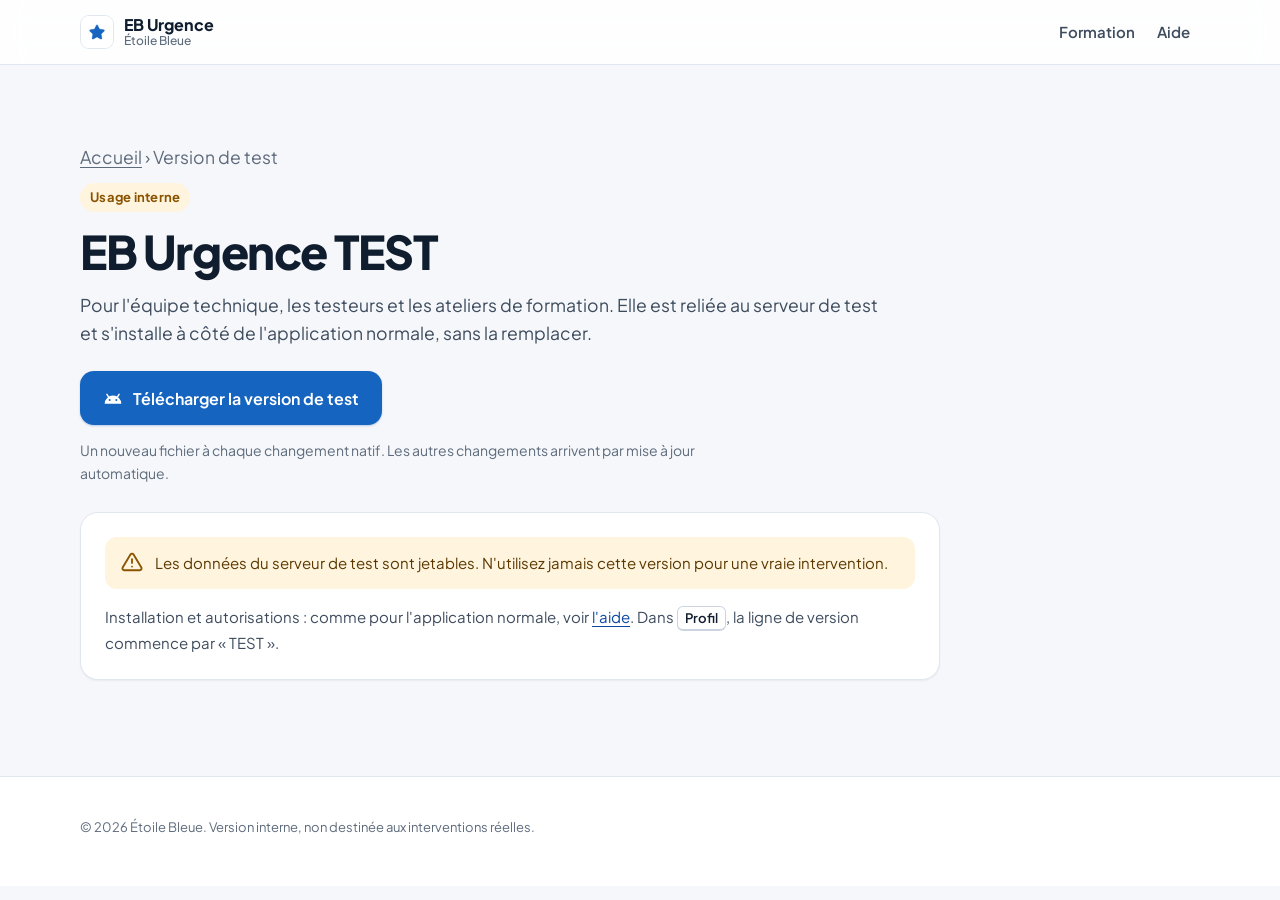
<file: test/index.html>
<!doctype html>
<html lang="fr">
<head>
  <meta charset="utf-8">
  <meta name="viewport" content="width=device-width, initial-scale=1, viewport-fit=cover">
  <title>Version de test · EB Urgence</title>
  <meta name="robots" content="noindex, nofollow">
  <meta name="theme-color" content="#ffffff">
  <link rel="icon" type="image/png" href="/assets/favicon-64.png">
  <link rel="preconnect" href="https://fonts.googleapis.com">
  <link rel="preconnect" href="https://fonts.gstatic.com" crossorigin>
  <link rel="stylesheet" href="https://fonts.googleapis.com/css2?family=Plus+Jakarta+Sans:wght@400;500;600;700;800&display=swap">
  <link rel="stylesheet" href="/style.css">
</head>
<body>
  <header class="site-header">
    <div class="wrap">
      <a class="brand" href="/" aria-label="EB Urgence, accueil">
        <img src="/assets/icon-192.png" width="34" height="34" alt="">
        <span><strong>EB Urgence</strong><small>Étoile Bleue</small></span>
      </a>
      <nav class="nav" aria-label="Navigation principale">
        <a href="/formation/">Formation</a>
        <a href="/aide/">Aide</a>
      </nav>
    </div>
  </header>

  <main class="wrap">
    <div class="page-head">
      <p class="crumbs"><a href="/">Accueil</a> › Version de test</p>
      <span class="tag warn">Usage interne</span>
      <h1 style="margin-top:14px">EB Urgence TEST</h1>
      <p>Pour l'équipe technique, les testeurs et les ateliers de formation. Elle est reliée au serveur de test et s'installe à côté de l'application normale, sans la remplacer.</p>
      <div class="actions">
        <a id="download" class="btn btn-primary btn-lg" href="https://github.com/Etoile-Bleue-dev/eb-urgence-releases/releases/download/test-latest/EB-Urgence-TEST.apk">
          <svg viewBox="0 0 24 24" aria-hidden="true"><path fill="currentColor" fill-rule="evenodd" d="M2 19a10 10 0 0 1 20 0ZM8 13.2a1.2 1.2 0 1 0 0 2.4a1.2 1.2 0 0 0 0-2.4Zm8 0a1.2 1.2 0 1 0 0 2.4a1.2 1.2 0 0 0 0-2.4Z"/><path fill="none" stroke="currentColor" stroke-width="1.7" stroke-linecap="round" d="M6.6 10.7 4.7 7.6M17.4 10.7l1.9-3.1"/></svg>
          <span id="download-label">Télécharger la version de test</span>
        </a>
      </div>
      <p id="release" class="release">Un nouveau fichier à chaque changement natif. Les autres changements arrivent par mise à jour automatique.</p>
    </div>

    <div class="doc">
      <section class="card plain">
        <div class="notice">
          <svg viewBox="0 0 24 24" fill="none" stroke="currentColor" stroke-width="2" stroke-linecap="round" stroke-linejoin="round" aria-hidden="true"><path d="M10.3 3.9 1.8 18a2 2 0 0 0 1.7 3h17a2 2 0 0 0 1.7-3L13.7 3.9a2 2 0 0 0-3.4 0z"/><path d="M12 9v4"/><path d="M12 17h.01"/></svg>
          <span>Les données du serveur de test sont jetables. N'utilisez jamais cette version pour une vraie intervention.</span>
        </div>
        <p style="margin-top:16px">Installation et autorisations&nbsp;: comme pour l'application normale, voir <a href="/aide/">l'aide</a>. Dans <kbd>Profil</kbd>, la ligne de version commence par «&nbsp;TEST&nbsp;».</p>
      </section>
    </div>
  </main>

  <footer class="site-footer">
    <div class="wrap">
      <p class="legal" style="margin:0;padding:0;border:0">© 2026 Étoile Bleue. Version interne, non destinée aux interventions réelles.</p>
    </div>
  </footer>

  <script>
    (function () {
      var bouton = document.getElementById('download');
      var info = document.getElementById('release');
      fetch('https://api.github.com/repos/Etoile-Bleue-dev/eb-urgence-releases/releases/tags/test-latest', { headers: { Accept: 'application/vnd.github+json' } })
        .then(function (r) {
          if (r.status === 404) throw 'aucune';
          if (!r.ok) throw 'ignorer';
          return r.json();
        })
        .then(function (p) {
          var apk = (p.assets || []).filter(function (a) { return a.name === 'EB-Urgence-TEST.apk'; })[0];
          if (!apk) throw 'aucune';
          var date = new Date(apk.updated_at).toLocaleDateString('fr-FR', { day: 'numeric', month: 'long', year: 'numeric' });
          info.textContent = 'APK de test · ' + Math.round(apk.size / 1048576) + ' Mo · mis à jour le ' + date;
        })
        .catch(function (raison) {
          if (raison !== 'aucune') return;
          bouton.classList.add('is-disabled');
          bouton.removeAttribute('href');
          bouton.setAttribute('aria-disabled', 'true');
          document.getElementById('download-label').textContent = 'Pas encore disponible';
          info.textContent = "Aucune version de test n'est encore publiée.";
        });
    })();
  </script>
</body>
</html>
</file>
<file: style.css>
/*
  apps.urgences-rdc.com, système visuel.
  Fond clair et calme, bleu Étoile Bleue pour les actions, rouge réservé à l'urgence.
  Police : Plus Jakarta Sans. Contrastes vérifiés (texte ≥ 4.5:1).
*/
:root {
  --font: "Plus Jakarta Sans", system-ui, -apple-system, "Segoe UI", Roboto, sans-serif;

  --bg: #f5f7fa;
  --surface: #ffffff;
  --surface-soft: #eef3f9;
  --ink: #0f1d2e;
  --ink-2: #3e4c5e;
  --ink-3: #5e6b7c;
  --line: #e1e7ef;
  --line-strong: #cbd5e1;

  --brand: #1565c0;
  --brand-hover: #0f56a8;
  --brand-ink: #0d47a1;
  --brand-soft: #e8f1fc;
  --brand-tint: #d6e6fa;

  --ok: #1e7b34;
  --ok-soft: #e6f4ea;
  --warn: #8a5300;
  --warn-soft: #fff4dd;
  --urgent: #c62828;
  --urgent-soft: #fdecec;

  --r-sm: 8px;
  --r: 12px;
  --r-lg: 18px;
  --shadow-sm: 0 1px 2px rgba(15, 29, 46, .06);
  --shadow: 0 1px 2px rgba(15, 29, 46, .05), 0 8px 24px rgba(15, 29, 46, .06);
  --shadow-lg: 0 2px 6px rgba(15, 29, 46, .06), 0 28px 60px -12px rgba(15, 29, 46, .22);

  --wrap: 1120px;
  --gutter: 16px;
  --section: clamp(56px, 8vw, 96px);
  color-scheme: light;
}

@media (min-width: 640px) { :root { --gutter: 24px; } }

*, *::before, *::after { box-sizing: border-box; }

html { -webkit-text-size-adjust: 100%; scroll-behavior: smooth; scroll-padding-top: 84px; }
@media (prefers-reduced-motion: reduce) { html { scroll-behavior: auto; } }

body {
  margin: 0;
  background: var(--bg);
  color: var(--ink-2);
  font: 400 16px/1.6 var(--font);
  -webkit-font-smoothing: antialiased;
  text-rendering: optimizeLegibility;
}

img, svg { display: block; max-width: 100%; }
h1, h2, h3, h4 { color: var(--ink); margin: 0; font-weight: 700; letter-spacing: -.015em; }
p { margin: 0; }
a { color: var(--brand-ink); text-underline-offset: 3px; }
a:hover { color: var(--brand); }
:focus-visible { outline: 3px solid var(--brand); outline-offset: 2px; border-radius: 6px; }
strong { color: var(--ink); font-weight: 650; }

kbd {
  display: inline-block;
  padding: 1px 7px;
  border: 1px solid var(--line-strong);
  border-bottom-width: 2px;
  border-radius: 6px;
  background: var(--surface);
  color: var(--ink);
  font: 600 .875em/1.5 var(--font);
  white-space: nowrap;
}

.wrap { width: 100%; max-width: calc(var(--wrap) + 2 * var(--gutter)); margin: 0 auto; padding: 0 var(--gutter); }

.skip { position: absolute; left: -999px; top: 8px; z-index: 50; padding: 8px 14px; border-radius: var(--r-sm); background: var(--ink); color: #fff; }
.skip:focus { left: 8px; }

.icon-svg { width: 20px; height: 20px; flex: none; }

/* ---------- Boutons ---------- */
.btn {
  display: inline-flex; align-items: center; justify-content: center; gap: 10px;
  min-height: 44px; padding: 10px 18px;
  border: 1px solid transparent; border-radius: var(--r);
  font: 650 15px/1.2 var(--font); text-decoration: none; white-space: nowrap;
  cursor: pointer; transition: background-color .15s, border-color .15s, color .15s, box-shadow .15s;
}
.btn svg { width: 20px; height: 20px; flex: none; }
.btn-primary { background: var(--brand); color: #fff; box-shadow: 0 1px 2px rgba(13, 71, 161, .25); }
.btn-primary:hover { background: var(--brand-hover); color: #fff; }
.btn-secondary { background: var(--surface); color: var(--ink); border-color: var(--line-strong); box-shadow: var(--shadow-sm); }
.btn-secondary:hover { border-color: var(--brand); color: var(--brand-ink); }
.btn-quiet { background: transparent; color: var(--brand-ink); padding-left: 10px; padding-right: 10px; }
.btn-quiet:hover { background: var(--brand-soft); color: var(--brand-ink); }
.btn-lg { min-height: 54px; padding: 14px 22px; font-size: 16px; border-radius: 14px; }
.btn-sm { min-height: 38px; padding: 8px 14px; font-size: 14px; border-radius: 10px; }
.btn.is-disabled { background: var(--surface-soft); color: var(--ink-3); border-color: var(--line); box-shadow: none; pointer-events: none; }
.btn .arrow { transition: transform .15s; }
.btn:hover .arrow { transform: translateX(2px); }

/* ---------- En-tête ---------- */
.site-header {
  position: sticky; top: 0; z-index: 20;
  background: rgba(255, 255, 255, .88);
  -webkit-backdrop-filter: saturate(1.4) blur(12px); backdrop-filter: saturate(1.4) blur(12px);
  border-bottom: 1px solid var(--line);
}
.site-header .wrap { display: flex; align-items: center; justify-content: space-between; gap: 12px; height: 64px; }
.brand { display: inline-flex; align-items: center; gap: 10px; color: var(--ink); text-decoration: none; min-width: 0; }
.brand:hover { color: var(--ink); }
.brand img { width: 34px; height: 34px; border-radius: 9px; border: 1px solid var(--line); flex: none; }
.brand span { display: flex; flex-direction: column; line-height: 1.15; }
.brand strong { font-size: 16px; font-weight: 750; letter-spacing: -.01em; }
.brand small { font-size: 12px; color: var(--ink-3); font-weight: 500; }
.nav { display: flex; align-items: center; gap: 2px; }
.nav a:not(.btn) {
  padding: 8px 10px; border-radius: 8px;
  color: var(--ink-2); font-size: 15px; font-weight: 600; text-decoration: none;
}
.nav a:not(.btn):hover { background: var(--surface-soft); color: var(--ink); }
.nav a[aria-current="page"] { color: var(--brand-ink); }
.nav .btn { margin-left: 8px; }
.nav .wide { display: none; }
@media (min-width: 760px) { .nav .wide { display: inline-block; } }
@media (max-width: 479px) {
  .brand small { display: none; }
  .nav a:not(.btn) { padding: 8px 7px; font-size: 14px; }
  .nav .btn { margin-left: 4px; padding: 8px 10px; }
  .nav .btn .label { display: none; }
}

/* ---------- Hero ---------- */
.hero {
  position: relative; overflow: hidden;
  background:
    radial-gradient(680px 460px at 78% 42%, var(--brand-tint) 0%, rgba(214, 230, 250, 0) 70%),
    linear-gradient(180deg, #ffffff 0%, var(--bg) 100%);
  border-bottom: 1px solid var(--line);
}
.hero-grid { display: grid; gap: 48px; padding-top: clamp(40px, 7vw, 88px); padding-bottom: clamp(48px, 7vw, 88px); }
@media (min-width: 960px) { .hero-grid { grid-template-columns: 1.2fr .8fr; align-items: center; gap: 56px; } }
.hero h1 { font-size: clamp(2.15rem, 1.45rem + 2.4vw, 3.1rem); line-height: 1.08; font-weight: 800; letter-spacing: -.03em; text-wrap: balance; }
.hero h1 .accent { color: var(--brand); }
.hero .lead { margin-top: 20px; font-size: clamp(1.05rem, 1rem + .3vw, 1.2rem); line-height: 1.6; color: var(--ink-2); max-width: 52ch; }
.actions { display: flex; flex-wrap: wrap; gap: 12px; margin-top: 32px; }
@media (max-width: 479px) { .actions .btn { width: 100%; } }
.release { margin-top: 14px; font-size: 14px; color: var(--ink-3); white-space: pre-line; }
.facts { display: flex; flex-wrap: wrap; gap: 6px 20px; margin: 22px 0 0; padding: 0; list-style: none; font-size: 14px; color: var(--ink-2); }
.facts li { display: inline-flex; align-items: center; gap: 8px; }
.facts svg { width: 18px; height: 18px; color: var(--brand); }

.qr { display: none; }
@media (min-width: 960px) and (hover: hover) {
  .qr {
    display: flex; align-items: center; gap: 16px; margin-top: 36px; max-width: 420px;
    padding: 14px; border: 1px solid var(--line); border-radius: var(--r-lg); background: var(--surface);
  }
  .qr img { width: 92px; height: 92px; flex: none; }
  .qr strong { display: block; font-size: 15px; }
  .qr p { font-size: 14px; color: var(--ink-3); margin-top: 2px; }
}

/* ---------- Téléphone ---------- */
.hero-visual { display: flex; justify-content: center; }
.device {
  position: relative; width: min(300px, 78vw);
  padding: 10px; border-radius: 48px;
  background: linear-gradient(150deg, #3a414c 0%, #1a1e24 38%, #0e1115 100%);
  box-shadow: var(--shadow-lg), inset 0 0 0 1px rgba(255, 255, 255, .08);
}
.device::before, .device::after {
  content: ""; position: absolute; right: -3px; width: 3px; border-radius: 0 3px 3px 0; background: #262b33;
}
.device::before { top: 120px; height: 56px; }
.device::after { top: 196px; height: 92px; }
.device .screen { position: relative; overflow: hidden; border-radius: 38px; background: #000; }
.device .status {
  display: flex; align-items: center; justify-content: space-between;
  height: 30px; padding: 0 22px 0 26px; background: #0b0b0c; color: #e9ebee; font: 600 12px/1 var(--font);
}
.device .status .icons { display: flex; gap: 5px; align-items: center; }
.device .status svg { width: 14px; height: 14px; }
.device .camera { position: absolute; top: 9px; left: 50%; width: 12px; height: 12px; margin-left: -6px; border-radius: 50%; background: #050505; box-shadow: inset 0 0 0 2px #1d2128; z-index: 2; }
.device .shot { width: 100%; height: auto; }
.device .gesture { height: 18px; background: #0b0b0c; display: flex; align-items: center; justify-content: center; }
.device .gesture::before { content: ""; width: 34%; height: 4px; border-radius: 2px; background: #e9ebee; opacity: .55; }
.device.sm { width: 236px; padding: 8px; border-radius: 38px; }
.device.sm .screen { border-radius: 30px; }
.device.sm::before { top: 92px; height: 42px; }
.device.sm::after { top: 150px; height: 70px; }

/* ---------- Sections ---------- */
.section { padding: var(--section) 0; }
.section.white { background: var(--surface); border-top: 1px solid var(--line); border-bottom: 1px solid var(--line); }
.section-head { max-width: 680px; margin-bottom: 36px; }
.section-head h2 { font-size: clamp(1.6rem, 1.25rem + 1.3vw, 2.3rem); line-height: 1.15; letter-spacing: -.025em; font-weight: 800; }
.section-head p { margin-top: 12px; font-size: 1.05rem; color: var(--ink-2); }
.kicker { display: block; margin-bottom: 10px; color: var(--brand-ink); font-size: 13px; font-weight: 700; letter-spacing: .08em; text-transform: uppercase; }

.grid { display: grid; gap: 16px; }
@media (min-width: 640px) { .grid.g2, .grid.g3, .grid.g4 { grid-template-columns: repeat(2, 1fr); } }
@media (min-width: 960px) { .grid.g3 { grid-template-columns: repeat(3, 1fr); } .grid.g4 { grid-template-columns: repeat(4, 1fr); } }

.card {
  position: relative; padding: 24px; border: 1px solid var(--line); border-radius: var(--r-lg);
  background: var(--surface); box-shadow: var(--shadow-sm);
}
.section.white .card { background: var(--bg); box-shadow: none; }
.card h3 { font-size: 1.1rem; margin-top: 16px; }
.card p { margin-top: 8px; font-size: 15px; }
.card p + p { margin-top: 10px; }
.icon {
  display: inline-flex; align-items: center; justify-content: center;
  width: 44px; height: 44px; border-radius: 12px; background: var(--brand-soft); color: var(--brand);
}
.icon svg { width: 22px; height: 22px; }
.icon.ok { background: var(--ok-soft); color: var(--ok); }
.icon.warn { background: var(--warn-soft); color: var(--warn); }
.icon.urgent { background: var(--urgent-soft); color: var(--urgent); }

/* Parcours d'une mission */
.flow { display: grid; gap: 0; margin: 0; padding: 0; list-style: none; counter-reset: flow; }
.flow li { position: relative; display: grid; grid-template-columns: 40px 1fr; align-content: start; gap: 0 16px; padding-bottom: 22px; counter-increment: flow; }
.flow li::before {
  content: counter(flow); grid-row: span 2;
  display: flex; align-items: center; justify-content: center;
  width: 40px; height: 40px; border-radius: 50%;
  background: var(--surface); border: 2px solid var(--brand); color: var(--brand-ink); font-weight: 750;
  position: relative; z-index: 1;
}
.flow li::after { content: ""; position: absolute; left: 19px; top: 40px; bottom: 0; width: 2px; background: var(--brand-tint); }
.flow li:last-child { padding-bottom: 0; }
.flow li:last-child::after { display: none; }
.flow strong { display: block; margin-top: 8px; font-size: 16px; }
.flow span { font-size: 14px; color: var(--ink-3); }
@media (min-width: 960px) {
  .flow { grid-template-columns: repeat(7, 1fr); gap: 12px; }
  .flow li { grid-template-columns: 1fr; text-align: center; padding-bottom: 0; justify-items: center; }
  .flow li::before { grid-row: auto; }
  .flow li::after { left: calc(50% + 24px); right: calc(-50% + 18px); top: 19px; bottom: auto; width: auto; height: 2px; }
  .flow strong { margin-top: 12px; }
}
.flow-foot { margin-top: 32px; }

/* Étapes d'installation */
.steps { margin: 0; padding: 0; list-style: none; counter-reset: step; }
.steps .card { counter-increment: step; }
.steps .card::before {
  content: counter(step);
  display: inline-flex; align-items: center; justify-content: center;
  width: 36px; height: 36px; border-radius: 10px; background: var(--brand); color: #fff; font-weight: 750;
}
.steps .card h3 { margin-top: 14px; }
.after-steps { display: flex; flex-wrap: wrap; align-items: center; gap: 12px 20px; margin-top: 28px; }
.after-steps p { font-size: 15px; color: var(--ink-3); }

.split { display: grid; gap: 16px; }
@media (min-width: 960px) { .split { grid-template-columns: 1fr 1fr; align-items: start; } }
.card.soft { background: var(--brand-soft); border-color: var(--brand-tint); box-shadow: none; }

.checks { margin: 16px 0 0; padding: 0; list-style: none; display: grid; gap: 10px; }
.checks li { display: flex; gap: 10px; font-size: 15px; }
.checks svg { width: 20px; height: 20px; color: var(--ok); flex: none; margin-top: 2px; }
.checks.bad svg { color: var(--urgent); }

/* Bandeau formation */
.band {
  display: grid; gap: 28px; padding: clamp(24px, 4vw, 44px);
  border-radius: 24px; background: var(--surface); border: 1px solid var(--line); box-shadow: var(--shadow);
}
@media (min-width: 960px) { .band { grid-template-columns: 1.1fr .9fr; align-items: center; gap: 48px; } }
.band h2 { font-size: clamp(1.5rem, 1.2rem + 1.1vw, 2.1rem); letter-spacing: -.025em; font-weight: 800; line-height: 1.15; }
.band p { margin-top: 12px; font-size: 1.05rem; }
.band .actions { margin-top: 24px; }
.chapters { margin: 0; padding: 0; list-style: none; display: grid; gap: 8px; counter-reset: ch; }
.chapters li {
  counter-increment: ch; display: flex; align-items: center; gap: 14px;
  padding: 12px 14px; border-radius: var(--r); background: var(--bg); border: 1px solid var(--line);
  font-weight: 600; color: var(--ink); font-size: 15px;
}
.chapters li::before {
  content: counter(ch); display: inline-flex; align-items: center; justify-content: center; flex: none;
  width: 28px; height: 28px; border-radius: 8px; background: var(--brand-soft); color: var(--brand-ink); font-size: 14px; font-weight: 750;
}
.chapters small { margin-left: auto; color: var(--ink-3); font-weight: 500; font-size: 13px; white-space: nowrap; }

/* Téléphone : cartes compactes, icône ou numéro à côté du titre. */
@media (max-width: 639px) {
  .card.feature, .steps .card { display: grid; grid-template-columns: auto 1fr; gap: 6px 14px; align-items: center; padding: 18px; }
  .card.feature h3, .steps .card h3 { margin-top: 0; }
  .card.feature p, .steps .card p { grid-column: 1 / -1; margin-top: 4px; }
}

/* Liens d'aide */
.help-links { margin: 0; padding: 0; list-style: none; border-top: 1px solid var(--line); }
.help-links a {
  display: flex; align-items: center; justify-content: space-between; gap: 12px;
  padding: 16px 4px; border-bottom: 1px solid var(--line);
  color: var(--ink); font-weight: 600; text-decoration: none;
}
.help-links a::after { content: "›"; color: var(--ink-3); font-size: 22px; line-height: 1; }
.help-links a:hover { color: var(--brand-ink); }

/* ---------- Pied de page ---------- */
.site-footer { padding: 40px 0 48px; border-top: 1px solid var(--line); background: var(--surface); font-size: 14px; }
.foot-grid { display: flex; flex-wrap: wrap; justify-content: space-between; gap: 24px; }
.foot-brand { display: flex; gap: 12px; align-items: center; max-width: 420px; }
.foot-brand img { width: 40px; height: 40px; border-radius: 10px; border: 1px solid var(--line); }
.foot-brand strong { display: block; font-size: 15px; }
.foot-brand span { color: var(--ink-3); }
.foot-links { display: flex; flex-wrap: wrap; gap: 4px 20px; align-items: center; }
.foot-links a { color: var(--ink-2); font-weight: 600; text-decoration: none; }
.foot-links a:hover { color: var(--brand-ink); }
.legal { margin-top: 28px; padding-top: 20px; border-top: 1px solid var(--line); color: var(--ink-3); font-size: 13px; }

/* ---------- Pages intérieures ---------- */
.page-head { padding: clamp(36px, 6vw, 64px) 0 28px; }
.crumbs { font-size: 14px; color: var(--ink-3); margin-bottom: 12px; }
.crumbs a { color: var(--ink-3); }
.page-head h1 { font-size: clamp(2rem, 1.5rem + 2vw, 2.9rem); line-height: 1.1; letter-spacing: -.03em; font-weight: 800; }
.page-head > p, .page-head .intro { margin-top: 14px; font-size: 1.1rem; max-width: 62ch; }
.page-head .actions { margin-top: 24px; }
.page-head > p.release { font-size: 14px; }
.toc { display: flex; flex-wrap: wrap; gap: 8px; margin-top: 24px; }
.toc a {
  padding: 8px 14px; border-radius: 999px; border: 1px solid var(--line-strong); background: var(--surface);
  color: var(--ink); font-size: 14px; font-weight: 600; text-decoration: none;
}
.toc a:hover { border-color: var(--brand); color: var(--brand-ink); }

.doc { display: grid; gap: 20px; max-width: 860px; padding-bottom: var(--section); }
.doc > .card { padding: 8px 24px 12px; }
.doc h2 { display: flex; align-items: center; gap: 14px; padding: 18px 0 10px; font-size: 1.3rem; }
.doc h2 .icon { width: 40px; height: 40px; }
.doc .card.plain { padding: 24px; }
.doc .card.plain p + p { margin-top: 10px; }

details { border-top: 1px solid var(--line); }
details summary {
  display: flex; align-items: center; justify-content: space-between; gap: 16px;
  padding: 16px 0; cursor: pointer; list-style: none;
  color: var(--ink); font-weight: 650; font-size: 16px;
}
details summary::-webkit-details-marker { display: none; }
details summary::after {
  content: ""; flex: none; width: 10px; height: 10px; margin-right: 4px;
  border-right: 2px solid var(--ink-3); border-bottom: 2px solid var(--ink-3);
  transform: rotate(45deg) translateY(-3px); transition: transform .15s;
}
details[open] summary::after { transform: rotate(-135deg) translate(-2px, -2px); }
details summary:hover { color: var(--brand-ink); }
details > div { padding: 0 0 18px; font-size: 15px; }
details > div > * + * { margin-top: 10px; }
details ol, details ul { padding-left: 22px; margin: 10px 0 0; }
details li + li { margin-top: 6px; }

.notice {
  display: flex; gap: 12px; padding: 14px 16px; border-radius: var(--r);
  background: var(--warn-soft); color: #5b3800; font-size: 15px;
}
.notice svg { width: 22px; height: 22px; flex: none; color: var(--warn); }
.tag {
  display: inline-flex; align-items: center; gap: 6px; padding: 4px 10px; border-radius: 999px;
  font-size: 13px; font-weight: 700; letter-spacing: .02em;
}
.tag.warn { background: var(--warn-soft); color: var(--warn); }

/* ---------- Guide de formation ---------- */
.guide { display: grid; gap: 32px; padding-bottom: var(--section); }
@media (min-width: 1024px) { .guide { grid-template-columns: 250px 1fr; gap: 56px; align-items: start; } }

.guide-toc { font-size: 14px; }
.guide-toc details { border: 1px solid var(--line); border-radius: var(--r); background: var(--surface); padding: 0 16px; }
.guide-toc summary { padding: 14px 0; }
.guide-toc ol { list-style: none; margin: 0; padding: 0 0 12px; }
.guide-toc li { margin: 0; }
.guide-toc .part-link { display: block; margin-top: 12px; padding: 4px 0; color: var(--ink); font-weight: 700; text-decoration: none; }
.guide-toc .lesson-link { display: block; padding: 5px 0 5px 12px; border-left: 2px solid var(--line); color: var(--ink-3); text-decoration: none; font-weight: 500; }
.guide-toc a:hover, .guide-toc a.is-active { color: var(--brand-ink); }
.guide-toc .lesson-link.is-active { border-left-color: var(--brand); }
@media (min-width: 1024px) {
  .guide-toc { position: sticky; top: 88px; max-height: calc(100vh - 110px); overflow: auto; }
  .guide-toc details { border: 0; background: none; padding: 0; }
  .guide-toc summary { display: none; }
}

.part + .part { margin-top: 64px; }
.part-head { padding-bottom: 8px; border-bottom: 1px solid var(--line); margin-bottom: 8px; }
.part-head .kicker { margin-bottom: 6px; }
.part-head h2 { font-size: clamp(1.5rem, 1.2rem + 1vw, 2rem); letter-spacing: -.025em; font-weight: 800; }
.part-head p { margin-top: 8px; font-size: 1.02rem; max-width: 62ch; }

.lesson { display: grid; gap: 24px; padding: 36px 0; border-bottom: 1px solid var(--line); }
.lesson:last-child { border-bottom: 0; }
@media (min-width: 760px) { .lesson.has-shot { grid-template-columns: 1fr 236px; gap: 40px; align-items: start; } }
.lesson h3 { font-size: 1.35rem; letter-spacing: -.02em; font-weight: 750; }
.lesson .lead { margin-top: 10px; font-size: 1.04rem; color: var(--ink-2); }
.lesson ul.list, .lesson ol.list { margin: 16px 0 0; padding-left: 20px; display: grid; gap: 8px; font-size: 15.5px; }
.lesson ul.list li::marker { color: var(--brand); }
.lesson ol.list li::marker { color: var(--brand-ink); font-weight: 700; }
.lesson figure { margin: 0; justify-self: center; }
.lesson figcaption { margin-top: 12px; text-align: center; font-size: 13px; color: var(--ink-3); }

.callout {
  display: flex; gap: 12px; margin-top: 18px; padding: 14px 16px; border-radius: var(--r);
  background: var(--brand-soft); color: var(--ink); font-size: 15px; font-weight: 550;
}
.callout svg { width: 20px; height: 20px; flex: none; color: var(--brand); margin-top: 2px; }
.callout.warn { background: var(--warn-soft); }
.callout.warn svg { color: var(--warn); }

.defs { margin: 16px 0 0; border: 1px solid var(--line); border-radius: var(--r); overflow: hidden; background: var(--surface); }
.defs div { display: grid; grid-template-columns: minmax(110px, 38%) 1fr; gap: 12px; padding: 11px 14px; font-size: 15px; }
.defs div + div { border-top: 1px solid var(--line); }
.defs dt { color: var(--ink); font-weight: 650; }
.defs dd { margin: 0; }

.triage { margin: 16px 0 0; padding: 0; list-style: none; display: grid; gap: 8px; font-size: 15px; }
.triage li { display: flex; align-items: center; gap: 10px; }
.triage i { width: 14px; height: 14px; border-radius: 4px; flex: none; }

.chain { margin: 18px 0 0; padding: 0; list-style: none; display: grid; gap: 10px; }
@media (min-width: 640px) { .chain { grid-template-columns: repeat(4, 1fr); } }
.chain li { padding: 14px; border-radius: var(--r); border: 1px solid var(--line); background: var(--surface); font-size: 14px; }
.chain li strong { display: block; font-size: 15px; margin-bottom: 4px; }
.chain li.you { border-color: var(--brand); background: var(--brand-soft); }

.notes { display: none; }

.guide-end { margin-top: 48px; }

/* Mode présentation (formateurs) */
.present-only { display: none; }
@media (max-width: 1023px) { .present-btn { display: none; } }
body.presenting { overflow: hidden; background: var(--surface); }
body.presenting .site-header, body.presenting .site-footer, body.presenting .guide-toc,
body.presenting .page-head .actions, body.presenting .crumbs { display: none; }
body.presenting .slide { display: none; }
body.presenting .slide.is-current {
  display: grid; position: fixed; inset: 0 0 64px 0; z-index: 30; overflow: auto;
  align-content: center; padding: 5vh 7vw; background: var(--surface); font-size: 1.25rem;
}
body.presenting .slide.is-current.has-shot { grid-template-columns: 1fr minmax(240px, 28vh); gap: 6vw; align-items: center; }
body.presenting .slide.is-current h1 { font-size: clamp(2.6rem, 4.4vw, 4.4rem); }
body.presenting .slide.is-current h2 { font-size: clamp(2.2rem, 3.6vw, 3.6rem); }
body.presenting .slide.is-current h3 { font-size: clamp(2rem, 3vw, 3rem); }
body.presenting .slide.is-current .lead, body.presenting .slide.is-current .intro, body.presenting .slide.is-current .part-head p { font-size: 1.35em; max-width: 46ch; }
body.presenting .slide.is-current ul.list, body.presenting .slide.is-current ol.list,
body.presenting .slide.is-current .defs div, body.presenting .slide.is-current .triage,
body.presenting .slide.is-current .callout, body.presenting .slide.is-current .chain li { font-size: 1.05em; }
body.presenting .slide.is-current .device.sm { width: min(28vh, 300px); }
body.presenting .slide.is-current .part-head { border: 0; }
body.presenting .lesson { border: 0; }
body.presenting .part + .part { margin-top: 0; }
body.presenting .present-only { display: flex; }
body.presenting.show-notes .slide.is-current .notes {
  display: block; position: fixed; left: 0; right: 0; bottom: 64px; z-index: 31;
  padding: 16px 7vw; background: #fffbe8; border-top: 1px solid #f0e2a8; color: #4a3b00; font-size: 17px;
}
.present-bar {
  position: fixed; left: 0; right: 0; bottom: 0; z-index: 32; height: 64px;
  align-items: center; justify-content: space-between; gap: 16px; padding: 0 24px;
  background: var(--surface); border-top: 1px solid var(--line); font-size: 14px;
}
.present-bar .progress { position: absolute; left: 0; top: -1px; height: 3px; background: var(--brand); transition: width .2s; }
.present-bar .count { color: var(--ink-3); font-variant-numeric: tabular-nums; min-width: 160px; }
.present-bar .group { display: flex; gap: 8px; align-items: center; }
.present-bar .hint { color: var(--ink-3); }
</file>
